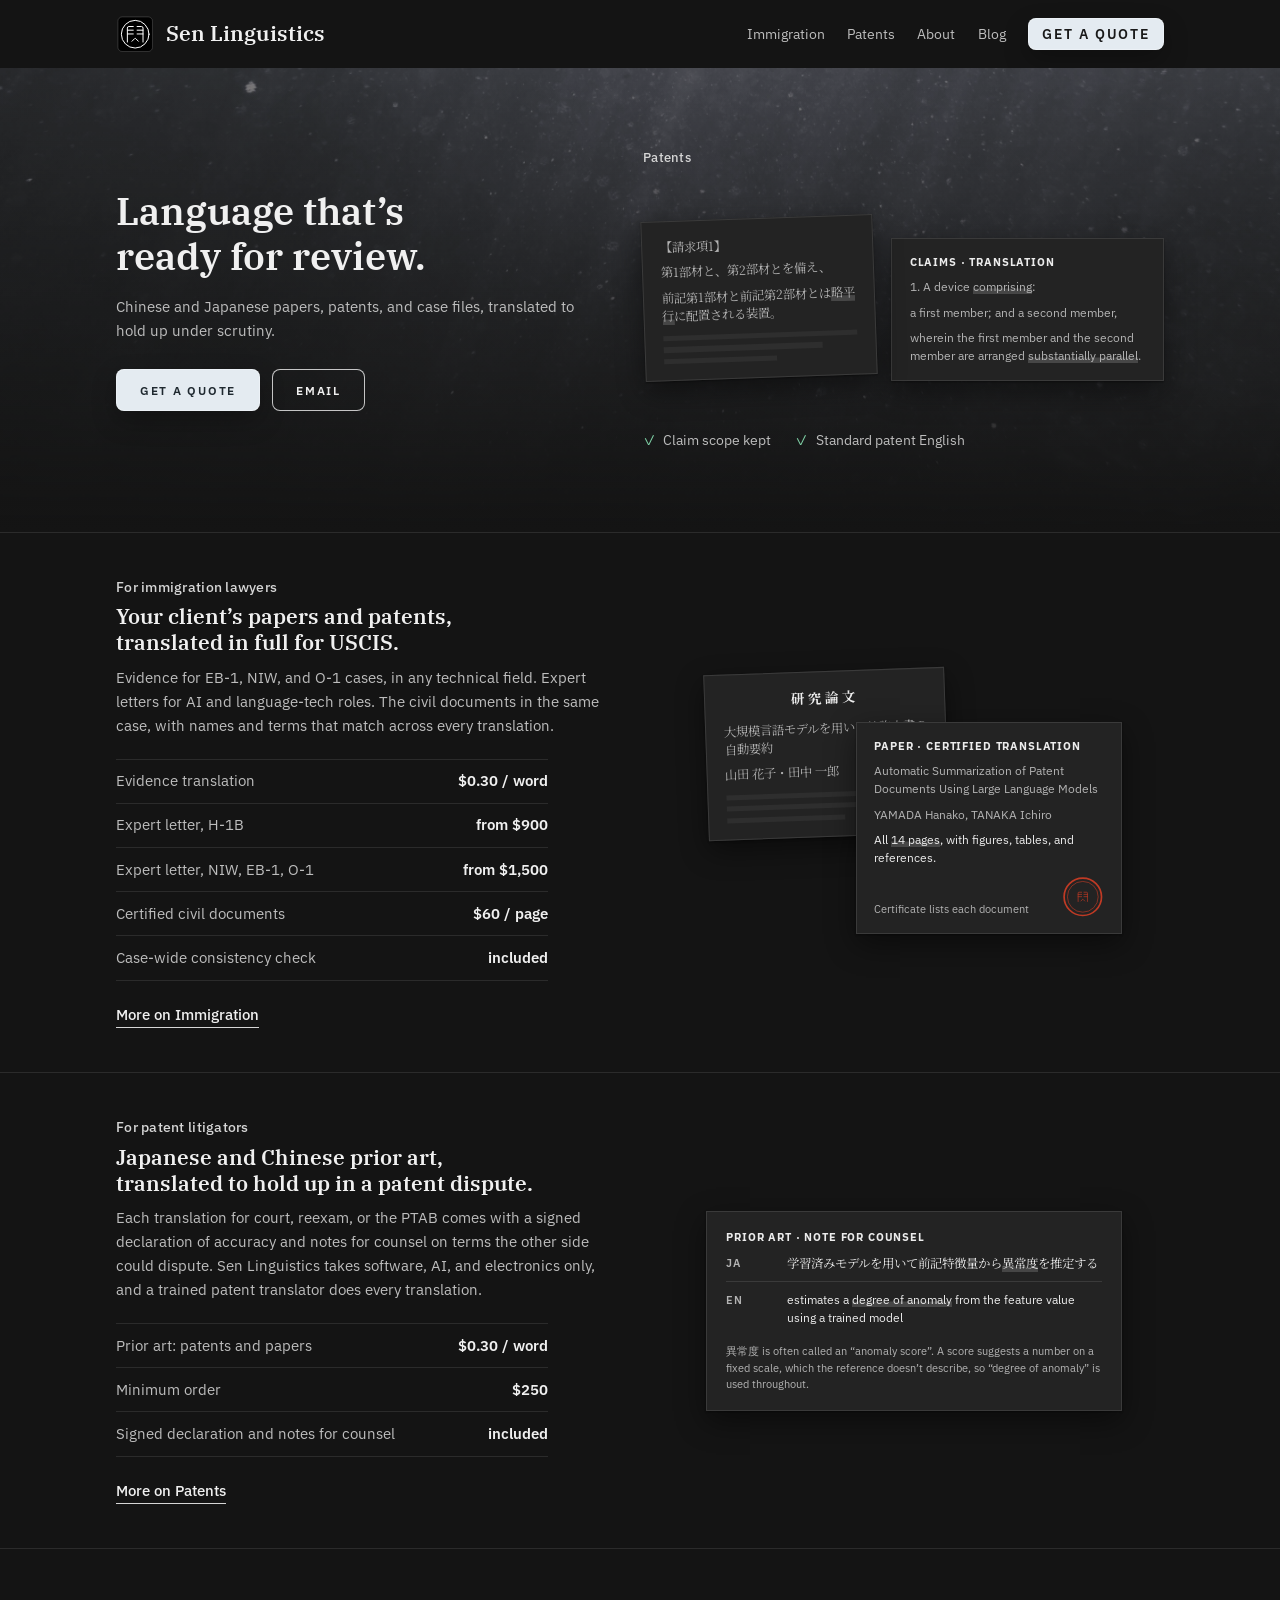
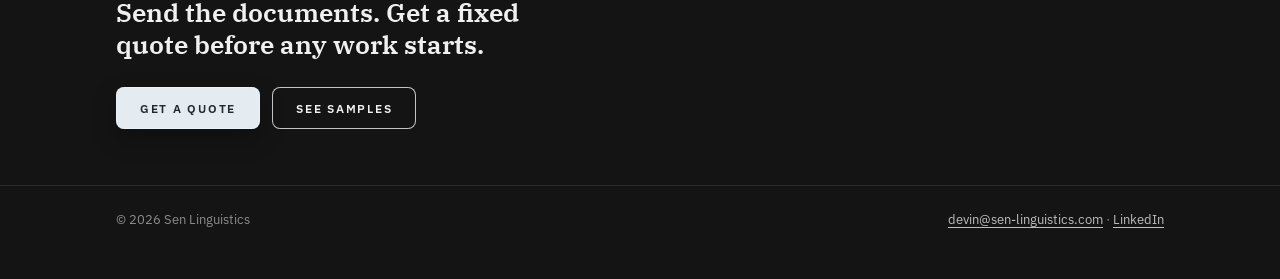
<file: index.html>
<!doctype html>
<html lang="en">
<head>
<meta charset="utf-8">
<meta name="viewport" content="width=device-width, initial-scale=1, viewport-fit=cover">
<title>Sen Linguistics · Chinese and Japanese translation for US cases</title>
<meta name="description" content="Sen Linguistics makes Chinese and Japanese documents hold up in US cases. Evidence translation and AI expert letters for immigration cases. Prior art translation for patent disputes.">
<meta property="og:title" content="Sen Linguistics">
<meta property="og:description" content="Language that's ready for review. Chinese and Japanese papers, patents, and case files, translated to hold up under scrutiny.">
<meta property="og:type" content="website">
<meta property="og:url" content="https://sen-linguistics.com/">
<meta name="theme-color" content="#15181b">
<link rel="icon" type="image/png" href="images/favicon1.png">
<link rel="preconnect" href="https://fonts.googleapis.com">
<link rel="preconnect" href="https://fonts.gstatic.com" crossorigin>
<link href="https://fonts.googleapis.com/css2?family=IBM+Plex+Sans:wght@400;500;600;700&family=IBM+Plex+Serif:wght@500;600&display=swap" rel="stylesheet">
<link href="https://fonts.googleapis.com/css2?family=Noto+Serif+JP:wght@500&display=swap" rel="stylesheet">
<link href="https://fonts.googleapis.com/css2?family=Noto+Serif+SC:wght@500&text=0123456789%E3%80%80%E3%80%82%E4%B8%80%E4%B8%89%E4%B9%9D%E4%B9%A6%E4%BA%8E%E4%BA%AC%E4%BA%B2%E4%BC%9F%E5%85%AC%E5%85%B9%E5%87%BA%E5%8C%97%E5%9B%9B%E5%9B%BD%E5%A4%84%E5%B8%82%E5%B9%B4%E5%BB%BA%E5%BC%A0%E6%97%A5%E6%98%8E%E6%9C%88%E6%9D%8E%E6%AF%8D%E7%88%B6%E7%94%9F%E7%A7%80%E8%8B%B1%E8%AF%81%EF%BC%9A&display=swap" rel="stylesheet">
<link rel="stylesheet" href="assets/site.css?v=20261106l">
</head>
<body>
<a class="skip" href="#main">Skip to content</a>

<svg width="0" height="0" style="position:absolute" aria-hidden="true">
  <symbol id="seal" viewBox="0 0 100 100">
    <circle cx="50" cy="50" r="45" fill="none" stroke="currentColor" stroke-width="4"/>
    <circle cx="50" cy="50" r="37" fill="none" stroke="currentColor" stroke-width="1.5"/>
    <g fill="none" stroke="currentColor" stroke-width="3" stroke-linecap="round" transform="translate(50 50) scale(.55) translate(-50 -50)">
      <path d="M29.6 70.5V34q0-4 4-4H45M29.6 39.6H45M29.6 49.4H45"/>
      <path d="M70.4 70.5V34q0-4-4-4H55M70.4 39.6H55M70.4 49.4H55"/>
      <path d="M41.7 68.4l7-7q1.3-1.3 2.6 0l7 7"/>
    </g>
  </symbol>
</svg>

<header class="masthead">
  <div class="wrap">
    <a class="brand" href="index.html" aria-label="Sen Linguistics home">
      <svg viewBox="0 0 100 100" aria-hidden="true">
        <rect class="logo-bg" x="5" y="5" width="90" height="90" rx="11"/>
        <g class="logo-ln" fill="none" stroke-width="2.6" stroke-linecap="round" stroke-linejoin="round">
          <circle cx="50" cy="50" r="36"/>
          <path d="M29.6 70.5V34q0-4 4-4H45M29.6 39.6H45M29.6 49.4H45"/>
          <path d="M70.4 70.5V34q0-4-4-4H55M70.4 39.6H55M70.4 49.4H55"/>
          <path d="M41.7 68.4l7-7q1.3-1.3 2.6 0l7 7"/>
        </g>
      </svg>
      Sen Linguistics
    </a>
    <nav class="nav" aria-label="Main">
      <a href="immigration.html">Immigration</a>
      <a href="patents.html">Patents</a>
      <a href="about.html">About</a>
      <a href="blog/">Blog</a>
      <a class="btn primary" href="quote.html">Get a quote</a>
    </nav>
  </div>
</header>

<main id="main">

<section class="hero">
  <div class="wrap">
    <div>
      <h1>Language that&rsquo;s ready for review.</h1>
      <p class="lede">Chinese and Japanese papers, patents, and case files, translated to hold up under scrutiny.</p>
      <div class="ctas">
        <a class="btn primary" href="quote.html">Get a quote</a>
        <a class="btn ghost" href="mailto:devin@sen-linguistics.com">Email</a>
      </div>
    </div>

    <figure class="file" aria-label="Examples of finished work: immigration and patents">
      <div class="slides">
        <div class="slide is-on" aria-hidden="false">
          <p class="kind">Immigration</p>
          <div class="docs">
            <div class="doc g1 zh" lang="zh-Hans">
              <p class="t">公证书</p>
              <p class="s">兹证明张伟于一九九三年四月一日出生于北京市。</p>
              <p class="s">父亲：张建国　母亲：李秀英</p>
              <div class="lines"><i></i><i></i></div>
              <div class="end"><span class="hanko">公证<br>处</span></div>
            </div>
            <div class="doc g2">
              <p class="t">Notarial certificate (birth) · certified translation</p>
              <p class="s">This is to certify that <mark>ZHANG Wei</mark> was born in Beijing on <mark>April 1, 1993</mark>.</p>
              <p class="s">Father: ZHANG Jianguo. Mother: LI Xiuying.</p>
              <p class="s">[Seal: Notary public office]</p>
              <div class="end"><svg class="seal" aria-hidden="true"><use href="#seal"/></svg></div>
            </div>
          </div>
          <p class="result"><span>Names match the passport</span><span>Certified to USCIS rules</span></p>
        </div>
        <div class="slide" aria-hidden="true">
          <p class="kind">Patents</p>
          <div class="docs">
            <div class="doc g1" lang="ja">
              <p class="s">【請求項1】</p>
              <p class="s">第1部材と、第2部材とを備え、</p>
              <p class="s">前記第1部材と前記第2部材とは<mark>略平行</mark>に配置される装置。</p>
              <div class="lines"><i></i><i></i><i></i></div>
            </div>
            <div class="doc g2">
              <p class="t">Claims · translation</p>
              <p class="s">1. A device <mark>comprising</mark>:</p>
              <p class="s">a first member; and a second member,</p>
              <p class="s">wherein the first member and the second member are arranged <mark>substantially parallel</mark>.</p>
            </div>
          </div>
          <p class="result"><span>Claim scope kept</span><span>Standard patent English</span></p>
        </div>
      </div>
    </figure>
  </div>
</section>

<div class="doors">
  <section class="door" id="immigration">
    <div class="wrap">
      <div>
        <p class="who">For immigration lawyers</p>
        <h2>Your client&rsquo;s papers and patents, translated in full for USCIS.</h2>
        <p class="sub">Evidence for EB-1, NIW, and O-1 cases, in any technical field. Expert letters for AI and language-tech roles. The civil documents in the same case, with names and terms that match across every translation.</p>
        <ul class="menu">
          <li><span>Evidence translation</span><b>$0.30 / word</b></li>
          <li><span>Expert letter, H-1B</span><b>from $900</b></li>
          <li><span>Expert letter, NIW, EB-1, O-1</span><b>from $1,500</b></li>
          <li><span>Certified civil documents</span><b>$60 / page</b></li>
          <li><span>Case-wide consistency check</span><b>included</b></li>
        </ul>
        <a class="more" href="immigration.html">More on Immigration</a>
      </div>
      <div class="pic">
        <div class="stack">
          <div class="doc d1" lang="ja">
            <p class="t">研究論文</p>
            <p class="s">大規模言語モデルを用いた特許文書の自動要約</p>
            <p class="s">山田 花子・田中 一郎</p>
            <div class="lines"><i></i><i></i><i></i></div>
          </div>
          <div class="doc d2">
            <p class="t">Paper · certified translation</p>
            <p class="s">Automatic Summarization of Patent Documents Using Large Language Models</p>
            <p class="s">YAMADA Hanako, TANAKA Ichiro</p>
            <p>All <mark>14 pages</mark>, with figures, tables, and references.</p>
            <div class="foot"><span>Certificate lists each document</span><svg class="seal" aria-hidden="true"><use href="#seal"/></svg></div>
          </div>
        </div>
      </div>
    </div>
  </section>

  <section class="door" id="patents">
    <div class="wrap">
      <div>
        <p class="who">For patent litigators</p>
        <h2>Japanese and Chinese prior art, translated to hold up in a patent dispute.</h2>
        <p class="sub">Each translation for court, reexam, or the PTAB comes with a signed declaration of accuracy and notes for counsel on terms the other side could dispute. Sen Linguistics takes software, AI, and electronics only, and a trained patent translator does every translation.</p>
        <ul class="menu">
          <li><span>Prior art: patents and papers</span><b>$0.30 / word</b></li>
          <li><span>Minimum order</span><b>$250</b></li>
          <li><span>Signed declaration and notes for counsel</span><b>included</b></li>
        </ul>
        <a class="more" href="patents.html">More on Patents</a>
      </div>
      <div class="pic">
        <div class="doc claim">
          <p class="t">Prior art · note for counsel</p>
          <div class="row"><span class="k">JA</span><span class="ja" lang="ja">学習済みモデルを用いて前記特徴量から<mark>異常度</mark>を推定する</span></div>
          <div class="row"><span class="k">EN</span><span>estimates a <mark>degree of anomaly</mark> from the feature value using a trained model</span></div>
          <p class="note"><span lang="ja">異常度</span> is often called an &ldquo;anomaly score&rdquo;. A score suggests a number on a fixed scale, which the reference doesn&rsquo;t describe, so &ldquo;degree of anomaly&rdquo; is used throughout.</p>
        </div>
      </div>
    </div>
  </section>
</div>

<section class="cta">
  <div class="wrap">
    <h2>Send the documents. Get a fixed quote before any work starts.</h2>
    <div class="ctas">
      <a class="btn primary" href="quote.html">Get a quote</a>
      <a class="btn ghost" href="samples.html">See samples</a>
    </div>
  </div>
</section>

</main>

<footer>
  <div class="wrap">
    <span>© 2026 Sen Linguistics</span>
    <span><a href="mailto:devin@sen-linguistics.com">devin@sen-linguistics.com</a> · <a href="https://www.linkedin.com/in/dt-johnson/" rel="noopener">LinkedIn</a></span>
  </div>
</footer>
<script src="assets/site.js?v=20261105c"></script>
<script src="assets/motion.js?v=20261106a"></script>
</body>
</html>
</file>
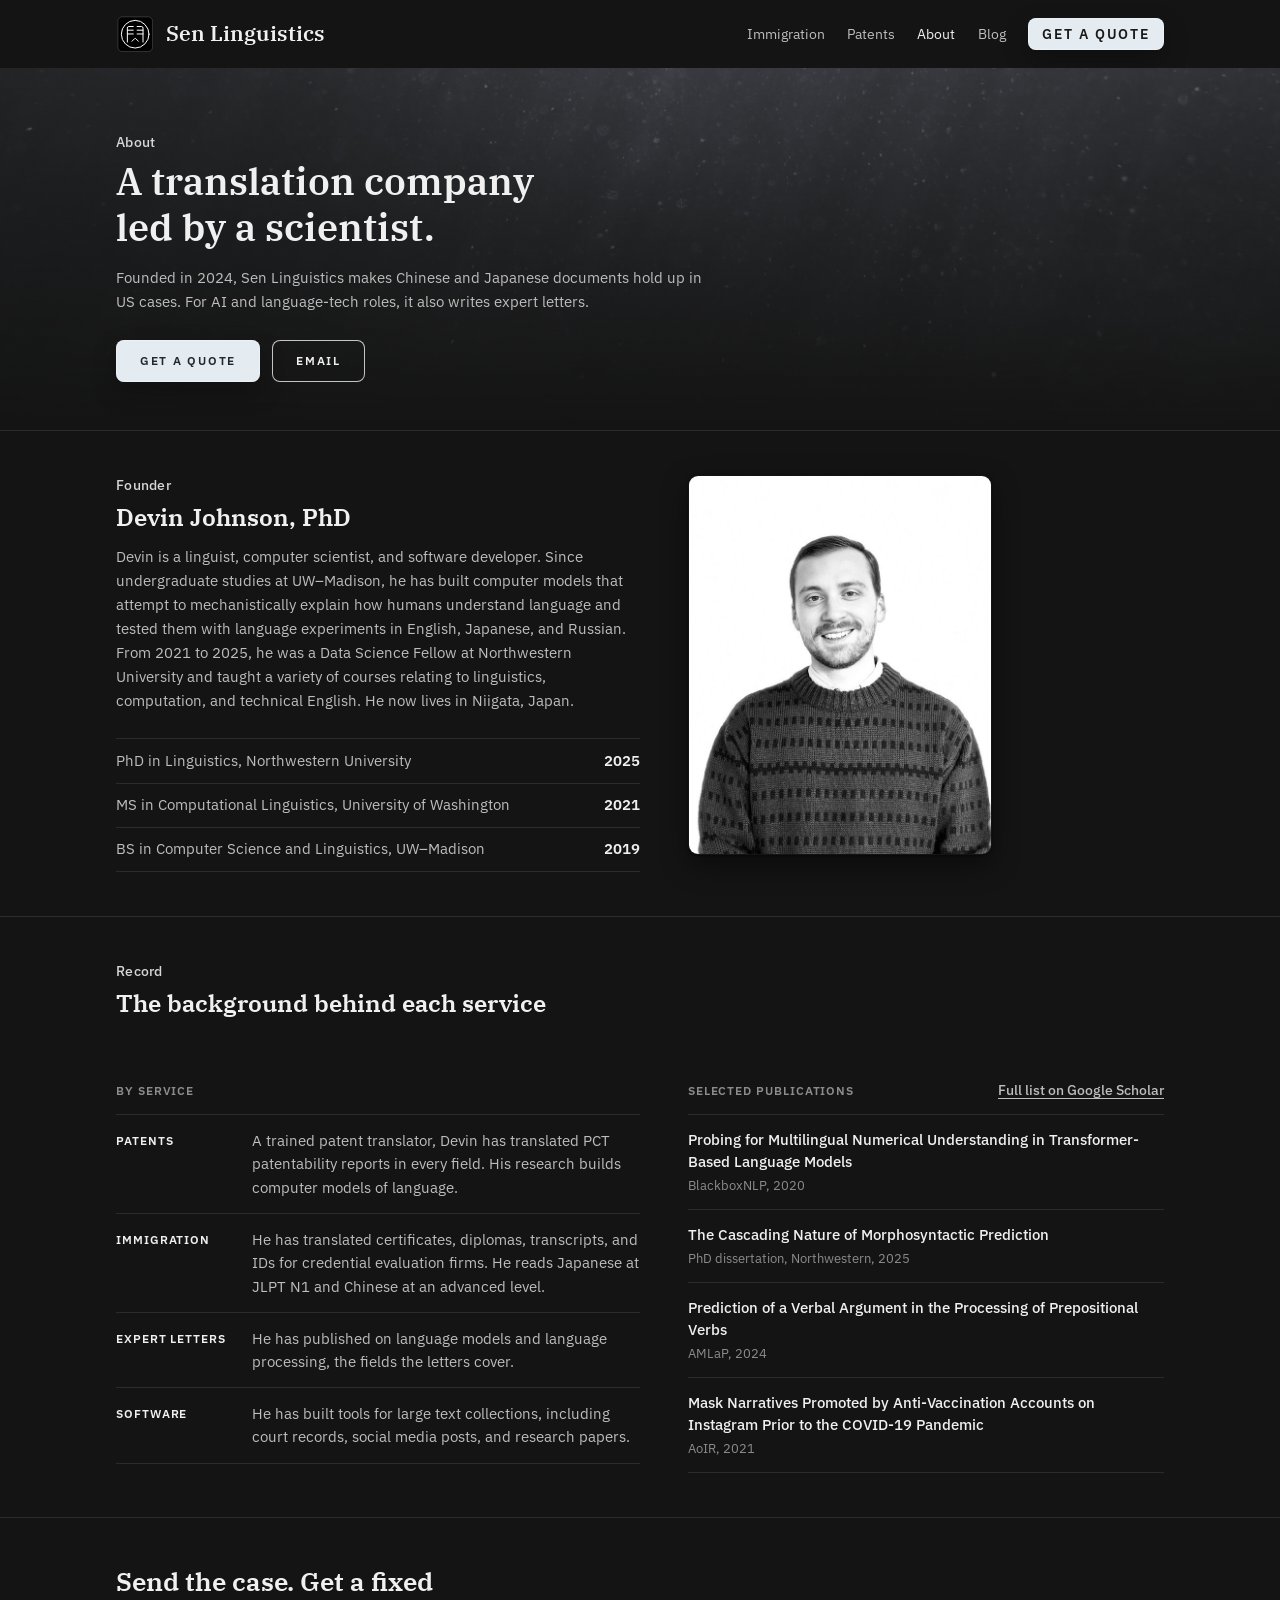
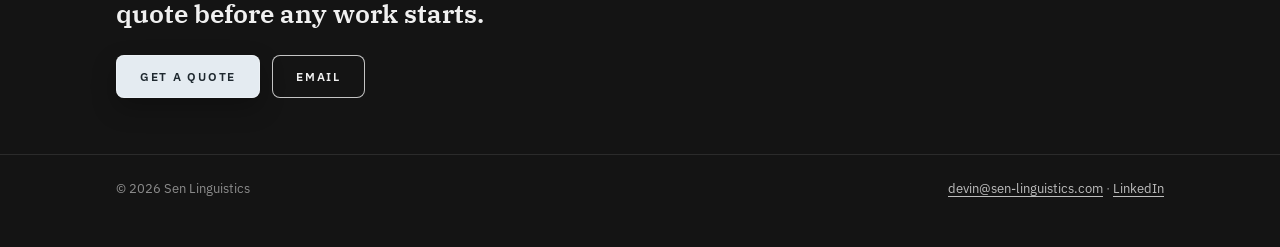
<file: about.html>
<!doctype html>
<html lang="en">
<head>
<meta charset="utf-8">
<meta name="viewport" content="width=device-width, initial-scale=1, viewport-fit=cover">
<title>About · Sen Linguistics</title>
<meta name="description" content="Sen Linguistics translates Chinese and Japanese papers, patents, and records into English, and writes expert letters for AI and language-tech roles. How we work, and the research behind it.">
<meta name="theme-color" content="#15181b">
<link rel="icon" type="image/png" href="images/favicon1.png">
<link rel="preconnect" href="https://fonts.googleapis.com">
<link rel="preconnect" href="https://fonts.gstatic.com" crossorigin>
<link href="https://fonts.googleapis.com/css2?family=IBM+Plex+Sans:wght@400;500;600;700&family=IBM+Plex+Serif:wght@500;600&display=swap" rel="stylesheet">
<link rel="stylesheet" href="assets/site.css?v=20261106l">
</head>
<body>
<a class="skip" href="#main">Skip to content</a>

<header class="masthead">
  <div class="wrap">
    <a class="brand" href="index.html" aria-label="Sen Linguistics home">
      <svg viewBox="0 0 100 100" aria-hidden="true">
        <rect class="logo-bg" x="5" y="5" width="90" height="90" rx="11"/>
        <g class="logo-ln" fill="none" stroke-width="2.6" stroke-linecap="round" stroke-linejoin="round">
          <circle cx="50" cy="50" r="36"/>
          <path d="M29.6 70.5V34q0-4 4-4H45M29.6 39.6H45M29.6 49.4H45"/>
          <path d="M70.4 70.5V34q0-4-4-4H55M70.4 39.6H55M70.4 49.4H55"/>
          <path d="M41.7 68.4l7-7q1.3-1.3 2.6 0l7 7"/>
        </g>
      </svg>
      Sen Linguistics
    </a>
    <nav class="nav" aria-label="Main">
      <a href="immigration.html">Immigration</a>
      <a href="patents.html">Patents</a>
      <a href="about.html" aria-current="page">About</a>
      <a href="blog/">Blog</a>
      <a class="btn primary" href="quote.html">Get a quote</a>
    </nav>
  </div>
</header>

<main id="main">

<section class="phead">
  <div class="wrap">
    <p class="who">About</p>
    <h1>A translation company led by a scientist.</h1>
    <p class="lede">Founded in 2024, Sen Linguistics makes Chinese and Japanese documents hold up in US cases. For AI and language-tech roles, it also writes expert letters.</p>
    <div class="ctas">
      <a class="btn primary" href="quote.html">Get a quote</a>
      <a class="btn ghost" href="mailto:devin@sen-linguistics.com">Email</a>
    </div>
  </div>
</section>

<section class="svc" id="founder">
  <div class="wrap">
    <div>
      <p class="who">Founder</p>
      <h2>Devin Johnson, PhD</h2>
      <p>Devin is a linguist, computer scientist, and software developer. Since undergraduate studies at UW&ndash;Madison, he has built computer models that attempt to mechanistically explain how humans understand language and tested them with language experiments in English, Japanese, and Russian. From 2021 to 2025, he was a Data Science Fellow at Northwestern University and taught a variety of courses relating to linguistics, computation, and technical English. He now lives in Niigata, Japan.</p>
      <ul class="menu creds">
        <li><span>PhD in Linguistics, Northwestern University</span><b>2025</b></li>
        <li><span>MS in Computational Linguistics, University of Washington</span><b>2021</b></li>
        <li><span>BS in Computer Science and Linguistics, UW&ndash;Madison</span><b>2019</b></li>
      </ul>
    </div>
    <div>
      <img class="portrait big" src="images/devin-2026.jpg" alt="Devin Johnson" width="208" height="260">
    </div>
  </div>
</section>

<section class="svc" id="record">
  <div class="wrap">
    <div class="rhead">
      <p class="who">Record</p>
      <h2>The background behind each service</h2>
    </div>
    <div>
      <p class="col-h">By service</p>
      <dl class="basis">
        <dt>Patents</dt><dd>A trained patent translator, Devin has translated PCT patentability reports in every field. His research builds computer models of language.</dd>
        <dt>Immigration</dt><dd>He has translated certificates, diplomas, transcripts, and IDs for credential evaluation firms. He reads Japanese at JLPT N1 and Chinese at an advanced level.</dd>
        <dt>Expert letters</dt><dd>He has published on language models and language processing, the fields the letters cover.</dd>
        <dt>Software</dt><dd>He has built tools for large text collections, including court records, social media posts, and research papers.</dd>
      </dl>
    </div>
    <div>
      <p class="col-h">Selected publications <a href="https://scholar.google.com/citations?user=JTeQM9AAAAAJ" rel="noopener">Full list on Google Scholar</a></p>
      <ul class="pubs">
        <li><cite>Probing for Multilingual Numerical Understanding in Transformer-Based Language Models</cite><span class="src">BlackboxNLP, 2020</span></li>
        <li><cite>The Cascading Nature of Morphosyntactic Prediction</cite><span class="src">PhD dissertation, Northwestern, 2025</span></li>
        <li><cite>Prediction of a Verbal Argument in the Processing of Prepositional Verbs</cite><span class="src">AMLaP, 2024</span></li>
        <li><cite>Mask Narratives Promoted by Anti-Vaccination Accounts on Instagram Prior to the COVID-19 Pandemic</cite><span class="src">AoIR, 2021</span></li>
      </ul>
    </div>
  </div>
</section>

<section class="cta">
  <div class="wrap">
    <h2>Send the case. Get a fixed quote before any work starts.</h2>
    <div class="ctas">
      <a class="btn primary" href="quote.html">Get a quote</a>
      <a class="btn ghost" href="mailto:devin@sen-linguistics.com">Email</a>
    </div>
  </div>
</section>

</main>

<footer>
  <div class="wrap">
    <span>© 2026 Sen Linguistics</span>
    <span><a href="mailto:devin@sen-linguistics.com">devin@sen-linguistics.com</a> · <a href="https://www.linkedin.com/in/dt-johnson/" rel="noopener">LinkedIn</a></span>
  </div>
</footer>
<script src="assets/motion.js?v=20261106a"></script>
</body>
</html>
</file>
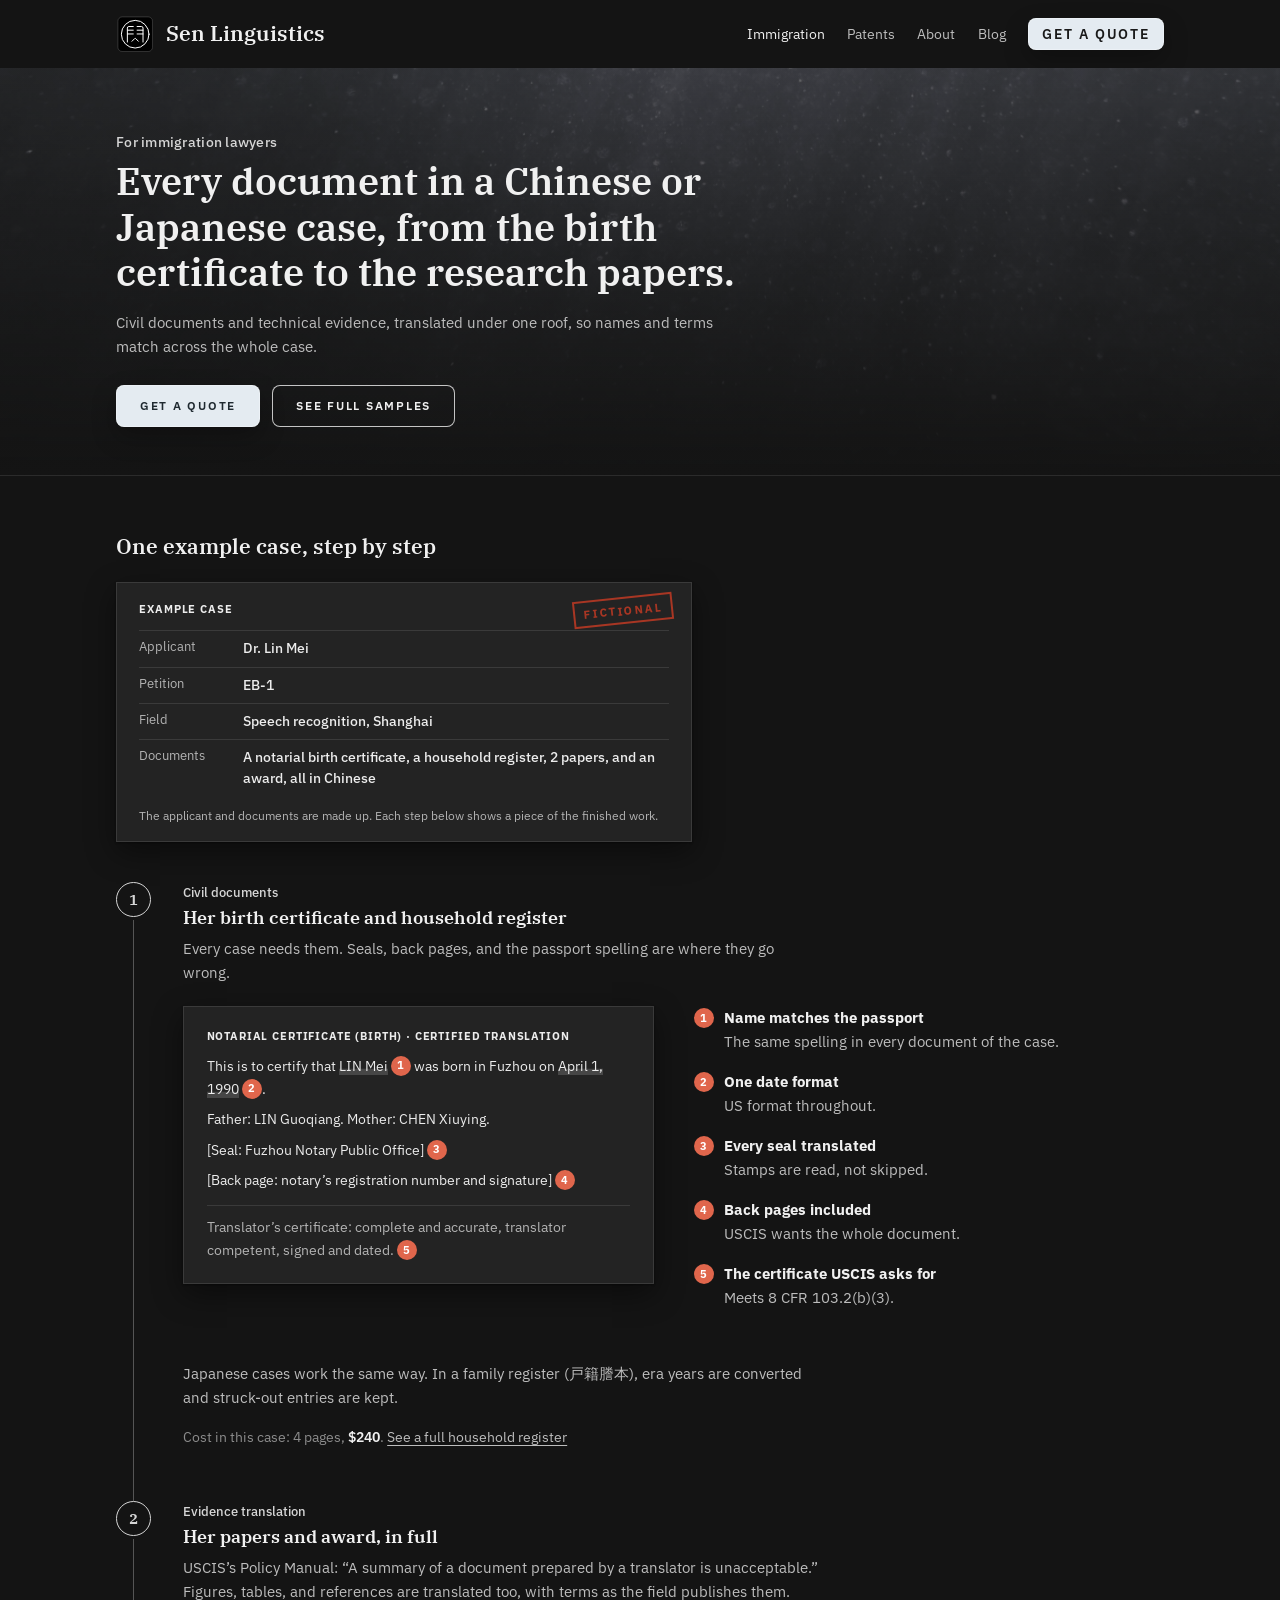
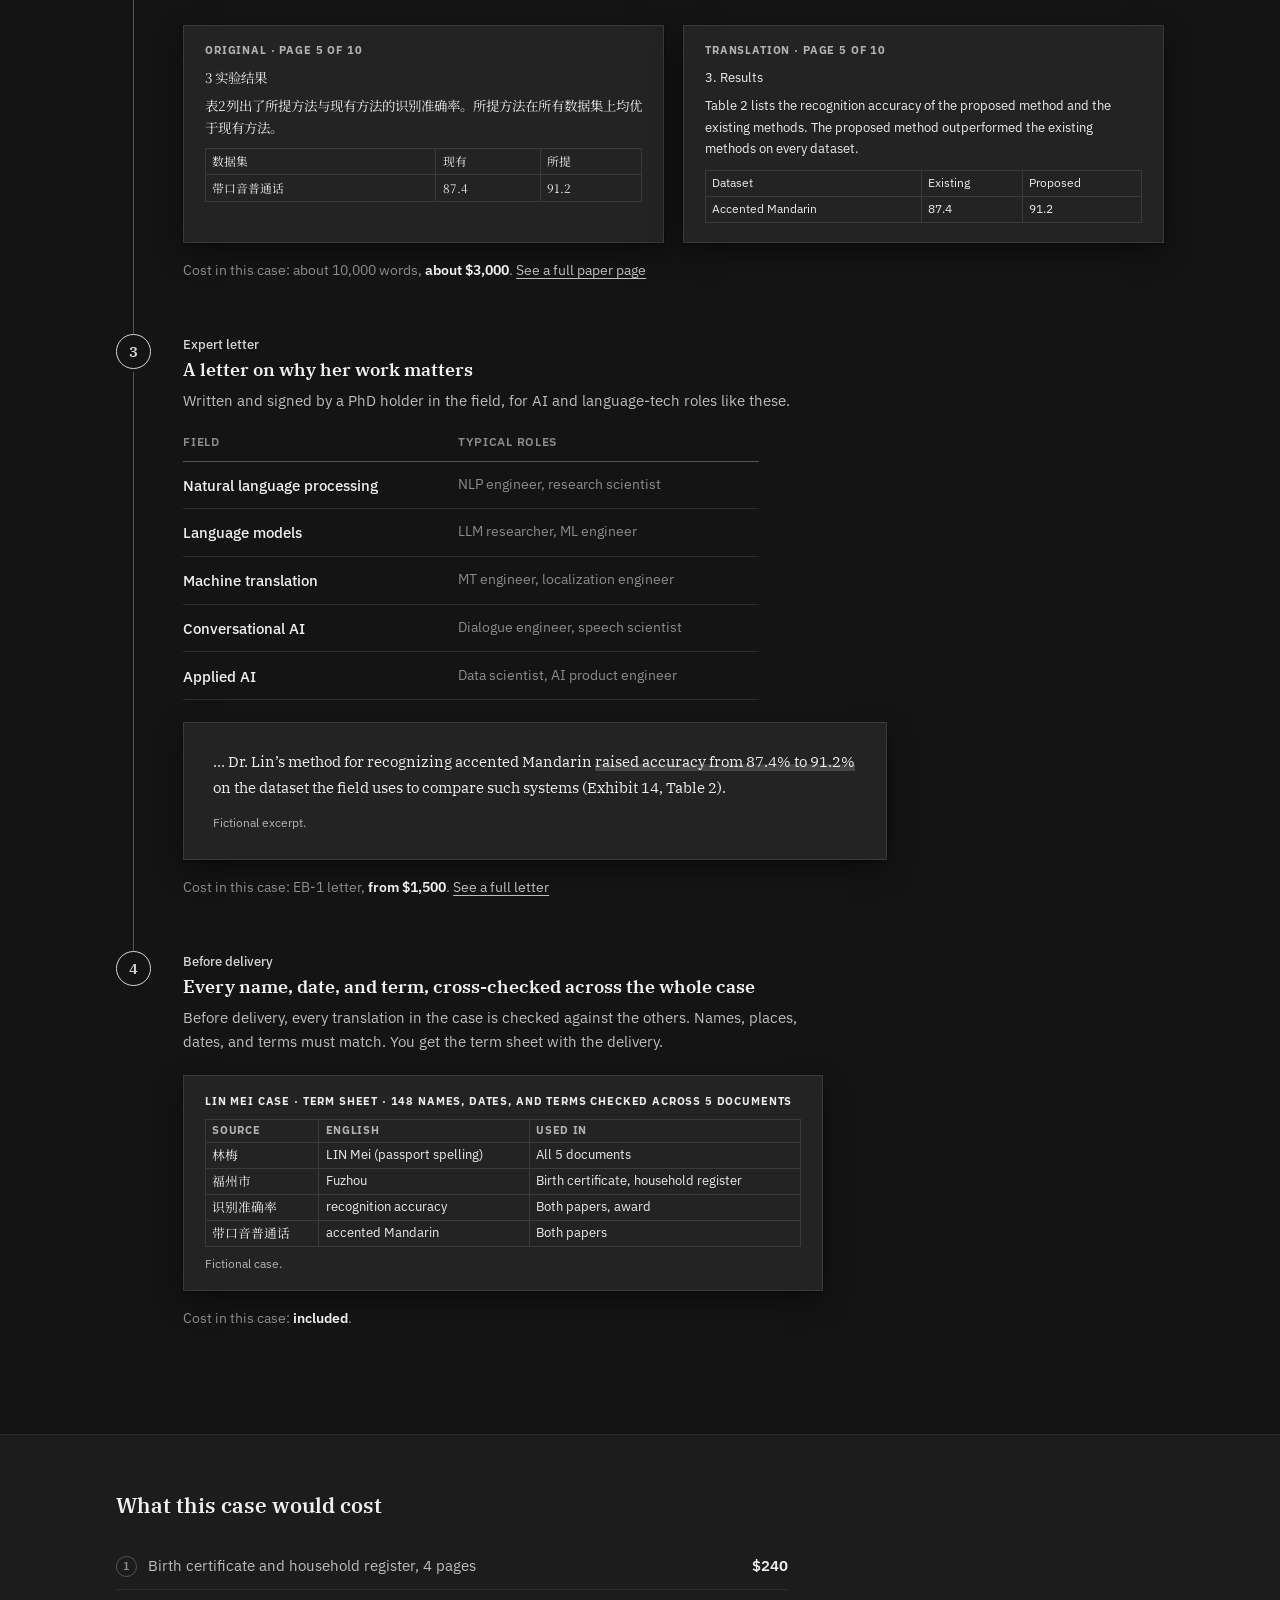
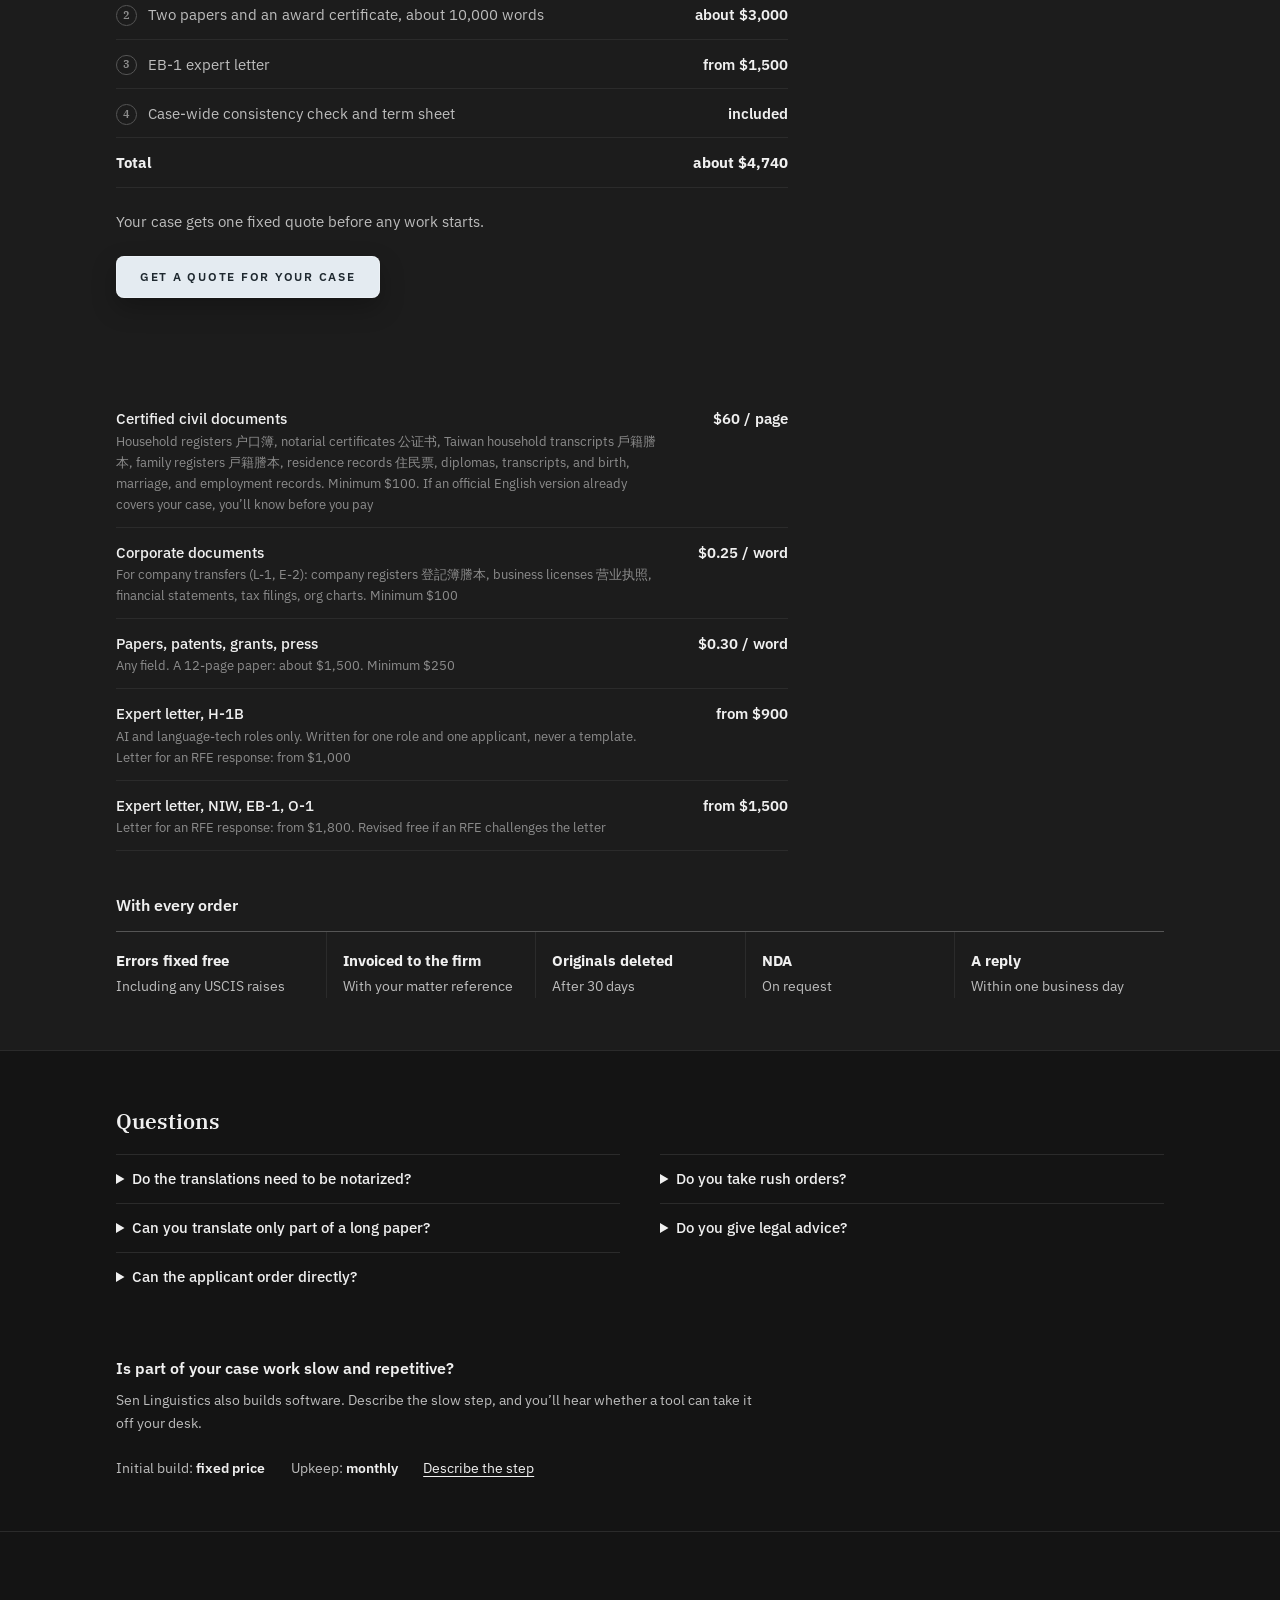
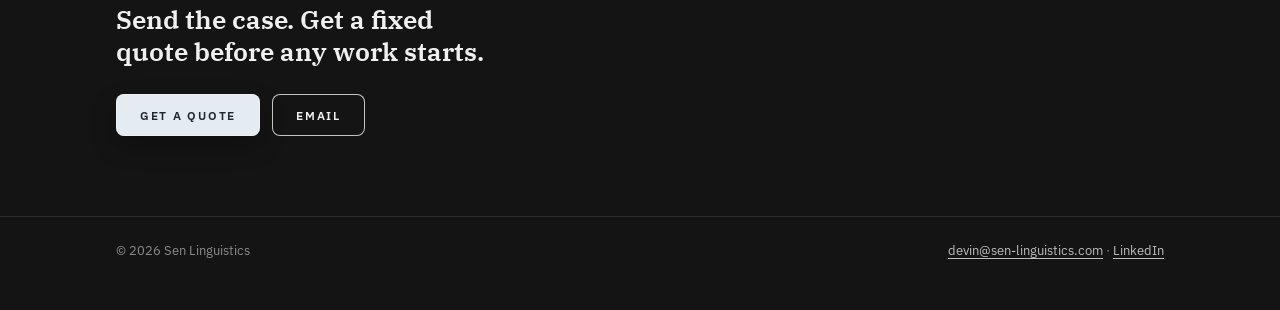
<file: immigration.html>
<!doctype html>
<html lang="en">
<head>
<meta charset="utf-8">
<meta name="viewport" content="width=device-width, initial-scale=1, viewport-fit=cover">
<title>Immigration · Sen Linguistics</title>
<meta name="description" content="Full translations of Japanese and Chinese papers, patents, and press for EB-1, NIW, and O-1 cases. Expert letters for AI and language-tech roles. Certified koseki, hukou, and household register translations for USCIS.">
<meta name="theme-color" content="#15181b">
<link rel="icon" type="image/png" href="images/favicon1.png">
<link rel="preconnect" href="https://fonts.googleapis.com">
<link rel="preconnect" href="https://fonts.gstatic.com" crossorigin>
<link href="https://fonts.googleapis.com/css2?family=IBM+Plex+Sans:wght@400;500;600;700&family=IBM+Plex+Serif:wght@500;600&display=swap" rel="stylesheet">
<link href="https://fonts.googleapis.com/css2?family=Noto+Serif+JP:wght@400;700&family=Noto+Serif+SC:wght@400;700&display=swap" rel="stylesheet">
<link rel="stylesheet" href="assets/site.css?v=20261106l">
<link rel="stylesheet" href="assets/case.css?v=20261106e">
</head>
<body>
<a class="skip" href="#main">Skip to content</a>

<header class="masthead">
  <div class="wrap">
    <a class="brand" href="index.html" aria-label="Sen Linguistics home">
      <svg viewBox="0 0 100 100" aria-hidden="true">
        <rect class="logo-bg" x="5" y="5" width="90" height="90" rx="11"/>
        <g class="logo-ln" fill="none" stroke-width="2.6" stroke-linecap="round" stroke-linejoin="round">
          <circle cx="50" cy="50" r="36"/>
          <path d="M29.6 70.5V34q0-4 4-4H45M29.6 39.6H45M29.6 49.4H45"/>
          <path d="M70.4 70.5V34q0-4-4-4H55M70.4 39.6H55M70.4 49.4H55"/>
          <path d="M41.7 68.4l7-7q1.3-1.3 2.6 0l7 7"/>
        </g>
      </svg>
      Sen Linguistics
    </a>
    <nav class="nav" aria-label="Main">
      <a href="immigration.html" aria-current="page">Immigration</a>
      <a href="patents.html">Patents</a>
      <a href="about.html">About</a>
      <a href="blog/">Blog</a>
      <a class="btn primary" href="quote.html">Get a quote</a>
    </nav>
  </div>
</header>

<main id="main">

<section class="phead"><div class="wrap">
  <p class="who">For immigration lawyers</p>
  <h1>Every document in a Chinese or Japanese case, from the birth certificate to the research papers.</h1>
  <p class="lede">Civil documents and technical evidence, translated under one roof, so names and terms match across the whole case.</p>
  <div class="ctas"><a class="btn primary" href="quote.html">Get a quote</a><a class="btn ghost" href="samples.html">See full samples</a></div>
</div></section>

<section class="blk"><div class="wrap">
  <h2>One example case, step by step</h2>
  <div class="casefile casefile-in">
    <div class="doc cover">
      <p class="t">Example case</p>
      <span class="stamp" aria-label="Fictional">Fictional</span>
      <dl>
        <dt>Applicant</dt><dd>Dr. Lin Mei</dd>
        <dt>Petition</dt><dd>EB-1</dd>
        <dt>Field</dt><dd>Speech recognition, Shanghai</dd>
        <dt>Documents</dt><dd>A notarial birth certificate, a household register, 2 papers, and an award, all in Chinese</dd>
      </dl>
      <p class="s note">The applicant and documents are made up. Each step below shows a piece of the finished work.</p>
    </div>
  </div>

<div class="case">

  <div class="chap" id="s1">
    <div class="no">1</div>
    <div>
      <p class="sv">Civil documents</p>
      <h3>Her birth certificate and household register</h3>
      <p class="txt">Every case needs them. Seals, back pages, and the passport spelling are where they go wrong.</p>
      <div class="stage callout">
        <div class="doc">
          <p class="t">Notarial certificate (birth) · certified translation</p>
          <p style="margin-top:.6rem">This is to certify that <mark>LIN Mei</mark><span class="pin">1</span> was born in Fuzhou on <mark>April 1, 1990</mark><span class="pin">2</span>.</p>
          <p>Father: LIN Guoqiang. Mother: CHEN Xiuying.</p>
          <p>[Seal: Fuzhou Notary Public Office]<span class="pin">3</span></p>
          <p>[Back page: notary&rsquo;s registration number and signature]<span class="pin">4</span></p>
          <p class="s cfoot">Translator&rsquo;s certificate: complete and accurate, translator competent, signed and dated.<span class="pin">5</span></p>
        </div>
        <ol class="keys">
          <li><span class="pin">1</span><span><b>Name matches the passport</b>The same spelling in every document of the case.</span></li>
          <li><span class="pin">2</span><span><b>One date format</b>US format throughout.</span></li>
          <li><span class="pin">3</span><span><b>Every seal translated</b>Stamps are read, not skipped.</span></li>
          <li><span class="pin">4</span><span><b>Back pages included</b>USCIS wants the whole document.</span></li>
          <li><span class="pin">5</span><span><b>The certificate USCIS asks for</b>Meets 8 CFR 103.2(b)(3).</span></li>
        </ol>
      </div>
      <p class="txt">Japanese cases work the same way. In a family register <span lang="ja">(戸籍謄本)</span>, era years are converted and struck-out entries are kept.</p>
      <p class="cost">Cost in this case: 4 pages, <b>$240</b>. <a href="samples.html#hukou">See a full household register</a></p>
    </div>
  </div>

  <div class="chap" id="s2">
    <div class="no">2</div>
    <div>
      <p class="sv">Evidence translation</p>
      <h3>Her papers and award, in full</h3>
      <p class="txt">USCIS&rsquo;s Policy Manual: &ldquo;A summary of a document prepared by a translator is unacceptable.&rdquo; Figures, tables, and references are translated too, with terms as the field publishes them.</p>
      <div class="stage pagepair">
        <div class="doc" lang="zh-Hans">
          <p class="lab">Original · page 5 of 10</p>
          <p>3 实验结果</p>
          <p>表2列出了所提方法与现有方法的识别准确率。所提方法在所有数据集上均优于现有方法。</p>
          <table class="tbl"><tr><td>数据集</td><td>现有</td><td>所提</td></tr><tr><td>带口音普通话</td><td>87.4</td><td>91.2</td></tr></table>
        </div>
        <div class="doc">
          <p class="lab">Translation · page 5 of 10</p>
          <p>3. Results</p>
          <p>Table 2 lists the recognition accuracy of the proposed method and the existing methods. The proposed method outperformed the existing methods on every dataset.</p>
          <table class="tbl"><tr><td>Dataset</td><td>Existing</td><td>Proposed</td></tr><tr><td>Accented Mandarin</td><td>87.4</td><td>91.2</td></tr></table>
        </div>
      </div>
      <p class="cost">Cost in this case: about 10,000 words, <b>about $3,000</b>. <a href="samples.html#paper">See a full paper page</a></p>
    </div>
  </div>

  <div class="chap" id="s3">
    <div class="no">3</div>
    <div>
      <p class="sv">Expert letter</p>
      <h3>A letter on why her work matters</h3>
      <p class="txt">Written and signed by a PhD holder in the field, for AI and language-tech roles like these.</p>
      <table class="roles in-step">
        <thead><tr><th>Field</th><th>Typical roles</th></tr></thead>
        <tbody>
          <tr><td>Natural language processing</td><td>NLP engineer, research scientist</td></tr>
          <tr><td>Language models</td><td>LLM researcher, ML engineer</td></tr>
          <tr><td>Machine translation</td><td>MT engineer, localization engineer</td></tr>
          <tr><td>Conversational AI</td><td>Dialogue engineer, speech scientist</td></tr>
          <tr><td>Applied AI</td><td>Data scientist, AI product engineer</td></tr>
        </tbody>
      </table>
      <div class="stage doc letter">
        <p>&hellip; Dr. Lin&rsquo;s method for recognizing accented Mandarin <span class="hl">raised accuracy from 87.4% to 91.2%</span> on the dataset the field uses to compare such systems (Exhibit 14, Table 2).</p>
        <p class="s">Fictional excerpt.</p>
      </div>
      <p class="cost">Cost in this case: EB-1 letter, <b>from $1,500</b>. <a href="samples.html#letter">See a full letter</a></p>
    </div>
  </div>

  <div class="chap" id="s4">
    <div class="no">4</div>
    <div>
      <p class="sv">Before delivery</p>
      <h3>Every name, date, and term, cross-checked across the whole case</h3>
      <p class="txt">Before delivery, every translation in the case is checked against the others. Names, places, dates, and terms must match. You get the term sheet with the delivery.</p>
      <div class="stage">
        <div class="doc termsheet">
          <p class="t"><span>Lin Mei case · term sheet · 148 names, dates, and terms checked across 5 documents</span></p>
          <table class="tbl">
            <tr><td>Source</td><td>English</td><td>Used in</td></tr>
            <tr><td lang="zh-Hans">林梅</td><td>LIN Mei (passport spelling)</td><td>All 5 documents</td></tr>
            <tr><td lang="zh-Hans">福州市</td><td>Fuzhou</td><td>Birth certificate, household register</td></tr>
            <tr><td lang="zh-Hans">识别准确率</td><td>recognition accuracy</td><td>Both papers, award</td></tr>
            <tr><td lang="zh-Hans">带口音普通话</td><td>accented Mandarin</td><td>Both papers</td></tr>
          </table>
          <p class="s">Fictional case.</p>
        </div>
      </div>
      <p class="cost">Cost in this case: <b>included</b>.</p>
    </div>
  </div>

</div>
</div></section>

<section class="blk tint" id="prices"><div class="wrap">
  <h2>What this case would cost</h2>
  <table class="prices bill">
    <tbody>
      <tr><th><span class="bn">1</span>Birth certificate and household register, 4 pages</th><td class="p">$240</td></tr>
      <tr><th><span class="bn">2</span>Two papers and an award certificate, about 10,000 words</th><td class="p">about $3,000</td></tr>
      <tr><th><span class="bn">3</span>EB-1 expert letter</th><td class="p">from $1,500</td></tr>
      <tr><th><span class="bn">4</span>Case-wide consistency check and term sheet</th><td class="p">included</td></tr>
      <tr class="total"><th>Total</th><td class="p">about $4,740</td></tr>
    </tbody>
  </table>
  <p class="line"><span>Your case gets one fixed quote before any work starts.</span></p>
  <div class="ctas after-bill"><a class="btn primary" href="quote.html">Get a quote for your case</a></div>

  <h2 style="margin-top:3rem">All prices</h2>
  <table class="prices compact">
    <tbody>
      <tr><th>Certified civil documents<small>Household registers <span lang="zh-Hans">户口簿</span>, notarial certificates <span lang="zh-Hans">公证书</span>, Taiwan household transcripts <span lang="zh-Hant">戶籍謄本</span>, family registers <span lang="ja">戸籍謄本</span>, residence records <span lang="ja">住民票</span>, diplomas, transcripts, and birth, marriage, and employment records. Minimum $100. If an official English version already covers your case, you&rsquo;ll know before you pay</small></th><td class="p">$60 / page</td></tr>
      <tr><th>Corporate documents<small>For company transfers (L-1, E-2): company registers <span lang="ja">登記簿謄本</span>, business licenses <span lang="zh-Hans">营业执照</span>, financial statements, tax filings, org charts. Minimum $100</small></th><td class="p">$0.25 / word</td></tr>
      <tr><th>Papers, patents, grants, press<small>Any field. A 12-page paper: about $1,500. Minimum $250</small></th><td class="p">$0.30 / word</td></tr>
      <tr><th>Expert letter, H-1B<small>AI and language-tech roles only. Written for one role and one applicant, never a template. Letter for an RFE response: from $1,000</small></th><td class="p">from $900</td></tr>
      <tr><th>Expert letter, NIW, EB-1, O-1<small>Letter for an RFE response: from $1,800. Revised free if an RFE challenges the letter</small></th><td class="p">from $1,500</td></tr>
    </tbody>
  </table>

  <h3 class="promise-t">With every order</h3>
  <div class="promise">
    <div><b>Errors fixed free</b>Including any USCIS raises</div>
    <div><b>Invoiced to the firm</b>With your matter reference</div>
    <div><b>Originals deleted</b>After 30 days</div>
    <div><b>NDA</b>On request</div>
    <div><b>A reply</b>Within one business day</div>
  </div>
</div></section>


<section class="blk"><div class="wrap">
  <h2>Questions</h2>
  <div class="faq faq2">
    <div>
      <details><summary>Do the translations need to be notarized?</summary><p>No. USCIS asks for a translator&rsquo;s certificate, and every order includes one.</p></details>
      <details><summary>Can you translate only part of a long paper?</summary><p>No. USCIS rejects summaries. If an English version already exists, such as a US family patent, you&rsquo;ll hear about it before any work starts.</p></details>
      <details><summary>Can the applicant order directly?</summary><p>Yes. The translation can go straight to their lawyer.</p></details>
    </div>
    <div>
      <details><summary>Do you take rush orders?</summary><p>Delivery within 2 business days adds 50%. There are no 24-hour orders.</p></details>
      <details><summary>Do you give legal advice?</summary><p>No. Decisions about the case stay with the attorney.</p></details>
    </div>
  </div>
</div></section>

<section class="blk side"><div class="wrap">
  <h2>Is part of your case work slow and repetitive?</h2>
  <p class="intro">Sen Linguistics also builds software. Describe the slow step, and you&rsquo;ll hear whether a tool can take it off your desk.</p>
  <p class="line"><span>Initial build: <b>fixed price</b></span><span>Upkeep: <b>monthly</b></span><a href="mailto:devin@sen-linguistics.com?subject=A%20slow%20step%20in%20our%20work">Describe the step</a></p>
</div></section>

<section class="cta"><div class="wrap">
  <h2>Send the case. Get a fixed quote before any work starts.</h2>
  <div class="ctas"><a class="btn primary" href="quote.html">Get a quote</a><a class="btn ghost" href="mailto:devin@sen-linguistics.com">Email</a></div>
</div></section>

</main>

<footer>
  <div class="wrap">
    <span>© 2026 Sen Linguistics</span>
    <span><a href="mailto:devin@sen-linguistics.com">devin@sen-linguistics.com</a> · <a href="https://www.linkedin.com/in/dt-johnson/" rel="noopener">LinkedIn</a></span>
  </div>
</footer>
<script src="assets/motion.js?v=20261106a"></script>
</body>
</html>
</file>
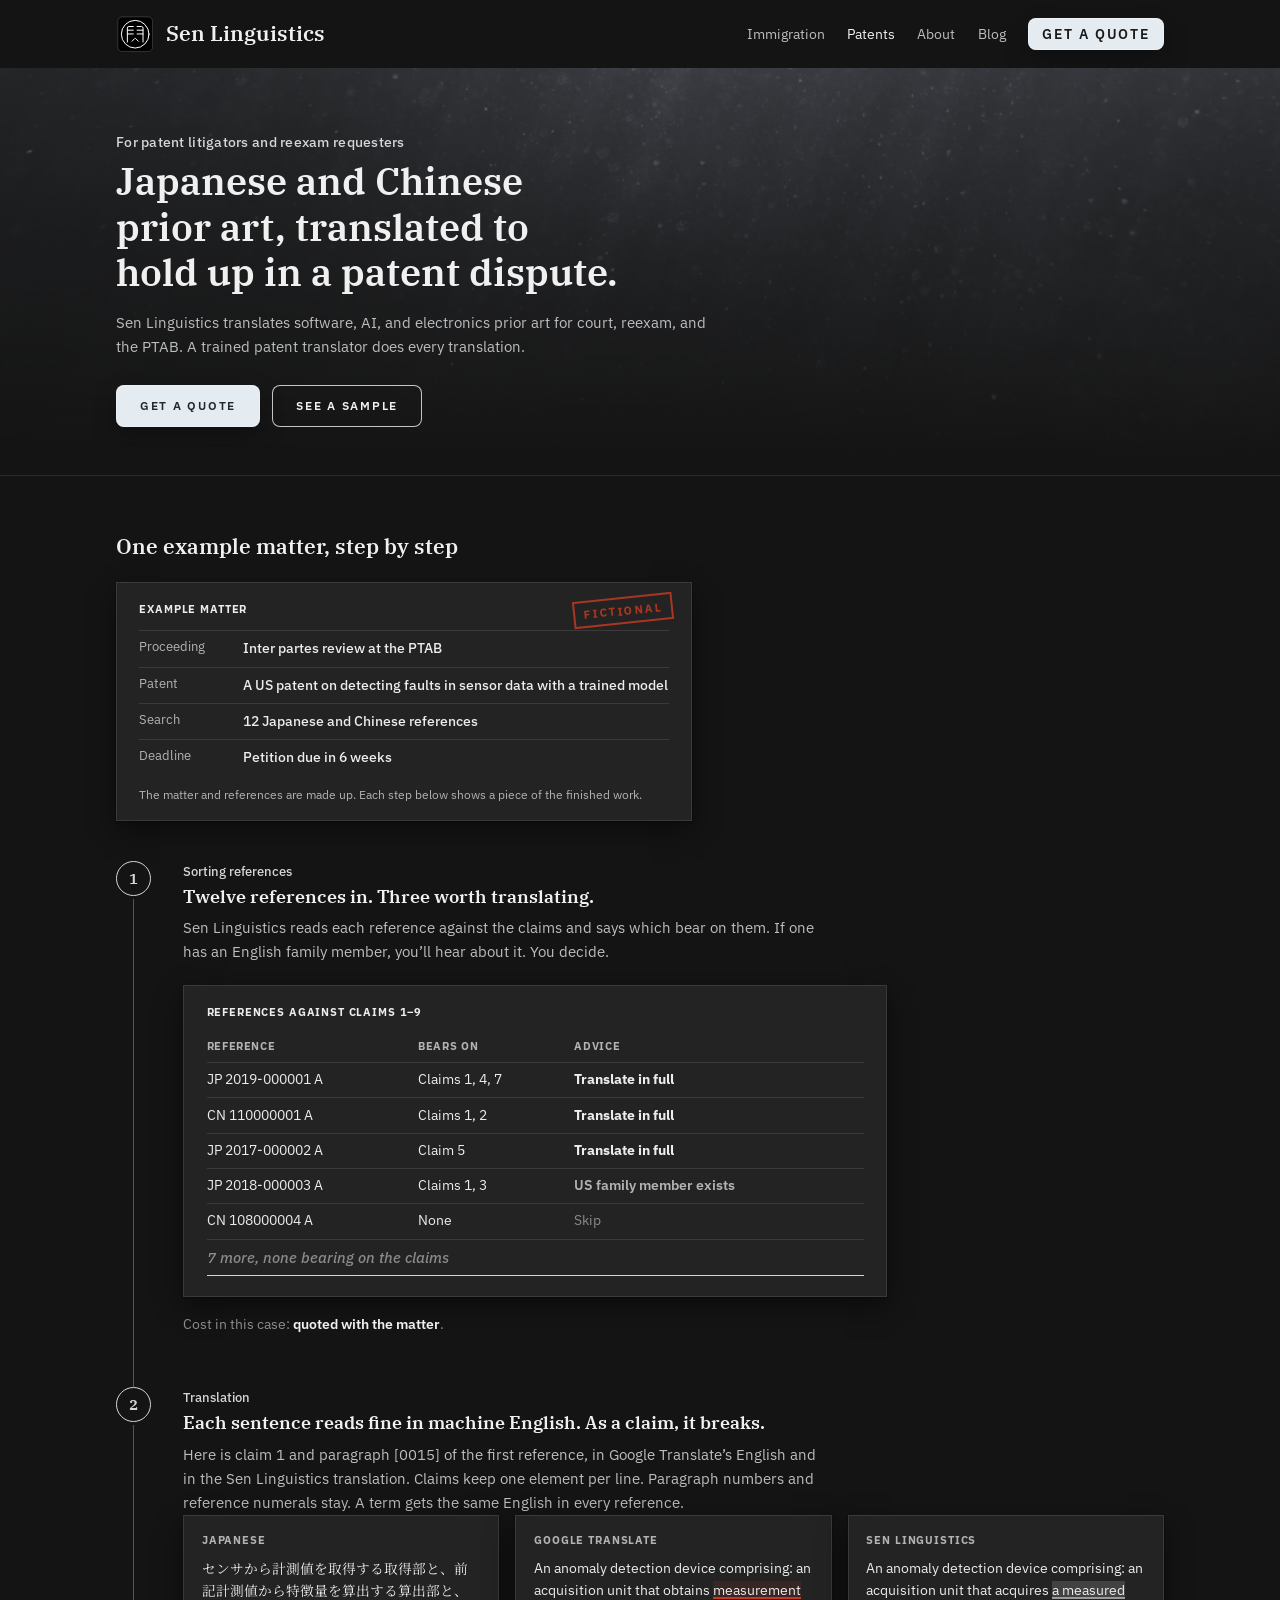
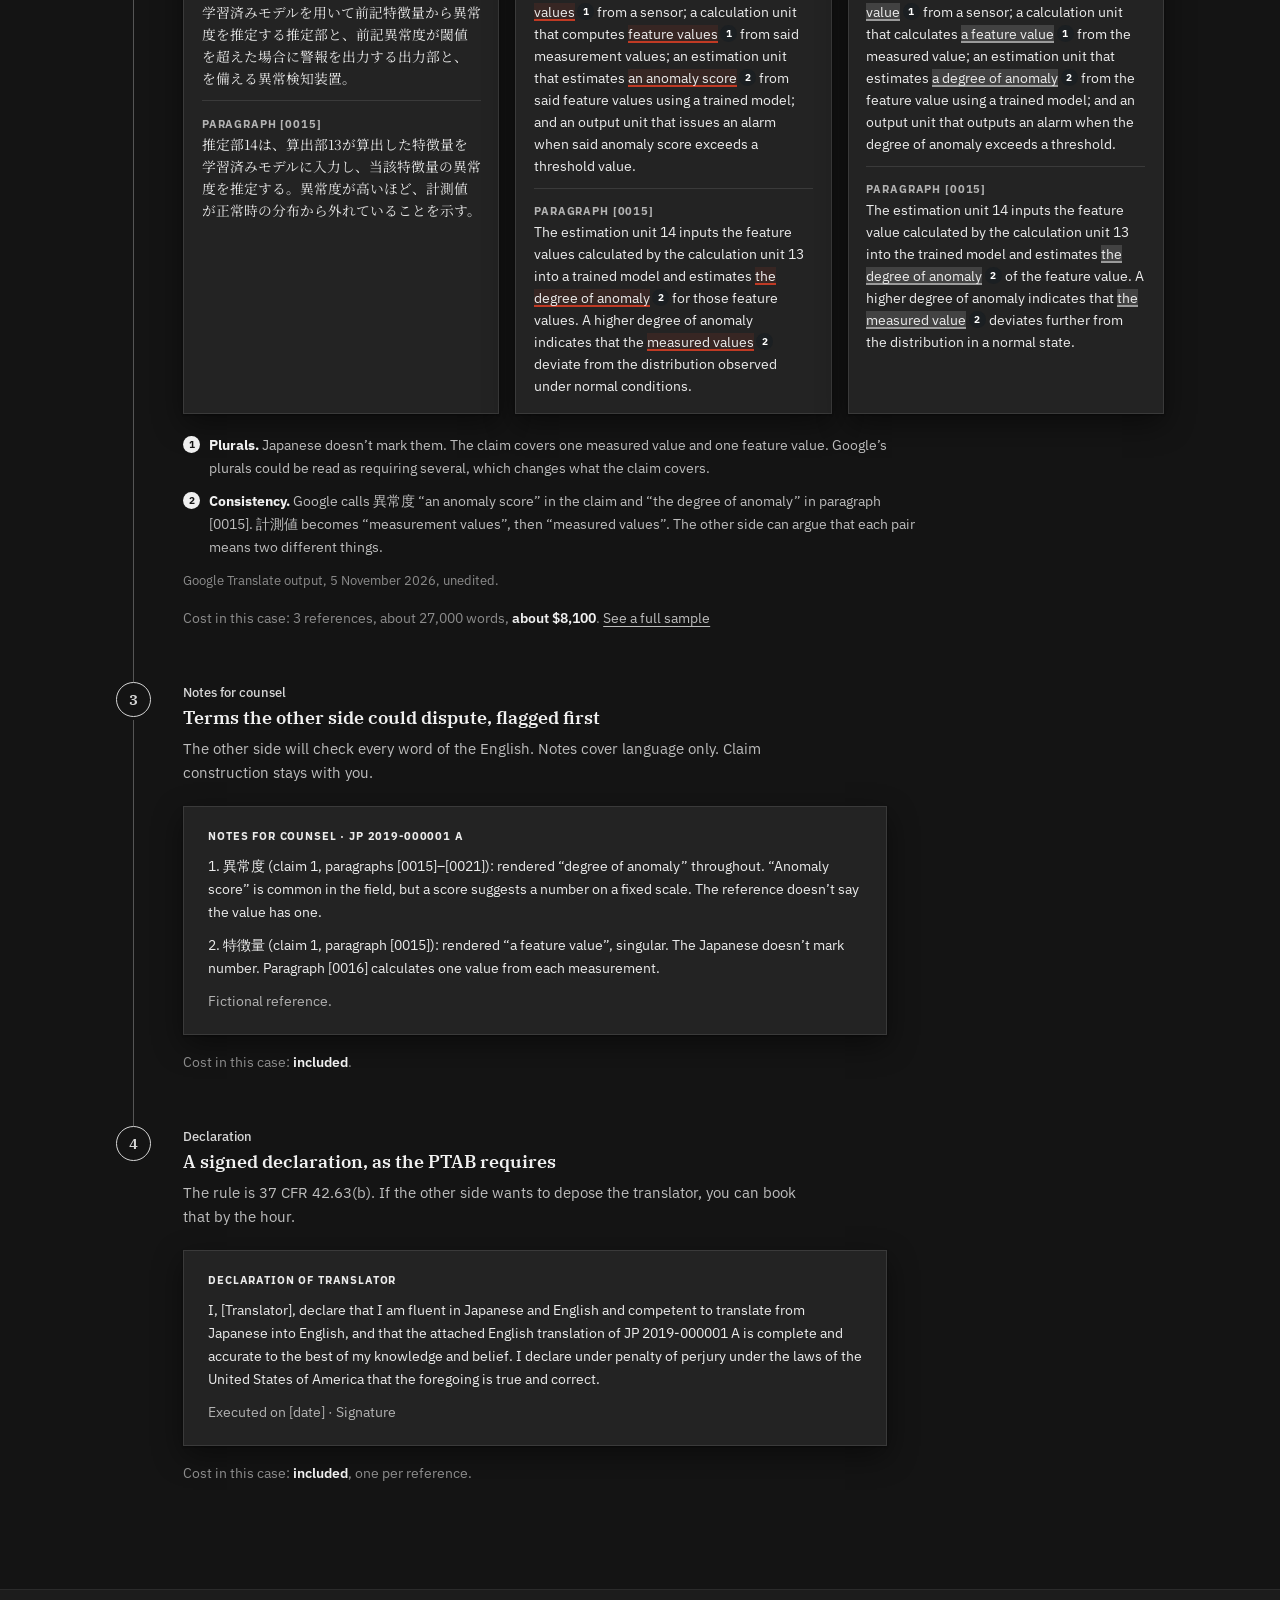
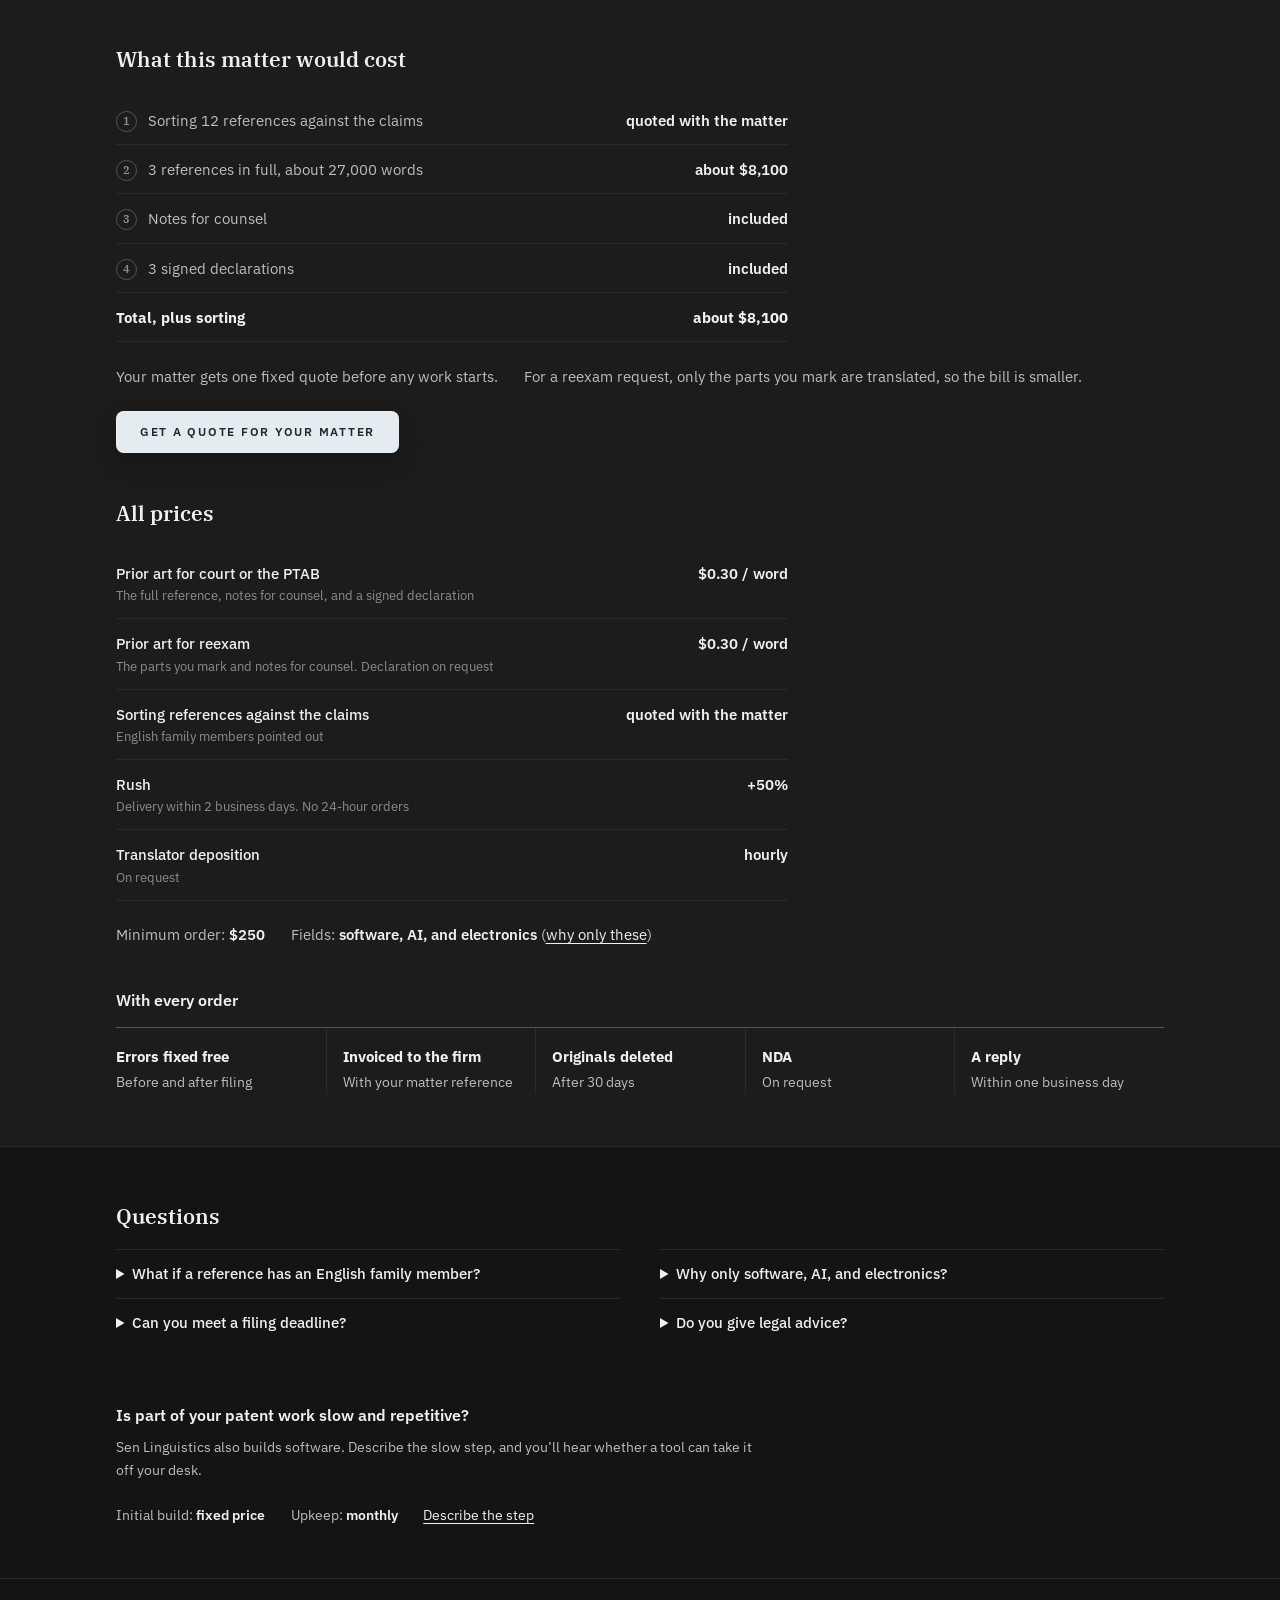
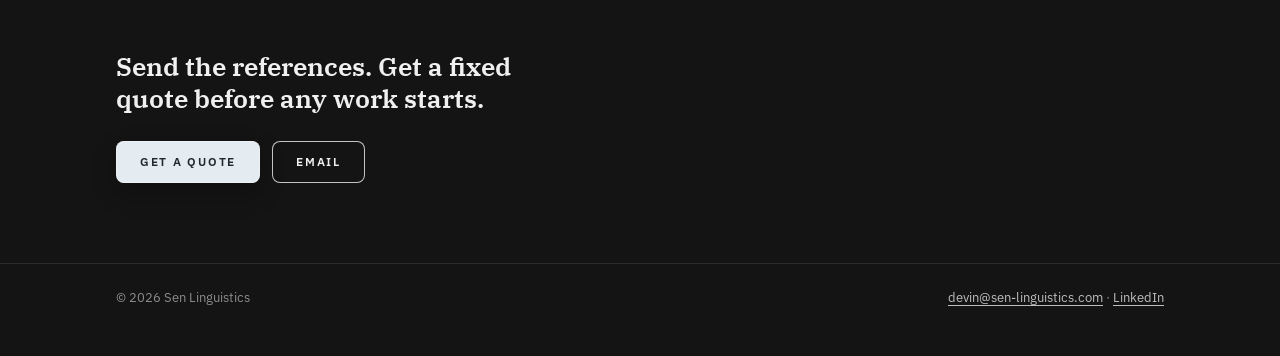
<file: patents.html>
<!doctype html>
<html lang="en">
<head>
<meta charset="utf-8">
<meta name="viewport" content="width=device-width, initial-scale=1, viewport-fit=cover">
<title>Patents · Sen Linguistics</title>
<meta name="description" content="Japanese and Chinese prior art translated for patent disputes: court, ex parte reexamination, and the PTAB. Signed declaration of accuracy and notes for counsel included. Software, AI, and electronics.">
<meta name="theme-color" content="#15181b">
<link rel="icon" type="image/png" href="images/favicon1.png">
<link rel="preconnect" href="https://fonts.googleapis.com">
<link rel="preconnect" href="https://fonts.gstatic.com" crossorigin>
<link href="https://fonts.googleapis.com/css2?family=IBM+Plex+Sans:wght@400;500;600;700&family=IBM+Plex+Serif:wght@500;600&display=swap" rel="stylesheet">
<link href="https://fonts.googleapis.com/css2?family=Noto+Serif+JP:wght@400;700&display=swap" rel="stylesheet">
<link rel="stylesheet" href="assets/site.css?v=20261106l">
<link rel="stylesheet" href="assets/case.css?v=20261106e">
</head>
<body>
<a class="skip" href="#main">Skip to content</a>

<header class="masthead">
  <div class="wrap">
    <a class="brand" href="index.html" aria-label="Sen Linguistics home">
      <svg viewBox="0 0 100 100" aria-hidden="true">
        <rect class="logo-bg" x="5" y="5" width="90" height="90" rx="11"/>
        <g class="logo-ln" fill="none" stroke-width="2.6" stroke-linecap="round" stroke-linejoin="round">
          <circle cx="50" cy="50" r="36"/>
          <path d="M29.6 70.5V34q0-4 4-4H45M29.6 39.6H45M29.6 49.4H45"/>
          <path d="M70.4 70.5V34q0-4-4-4H55M70.4 39.6H55M70.4 49.4H55"/>
          <path d="M41.7 68.4l7-7q1.3-1.3 2.6 0l7 7"/>
        </g>
      </svg>
      Sen Linguistics
    </a>
    <nav class="nav" aria-label="Main">
      <a href="immigration.html">Immigration</a>
      <a href="patents.html" aria-current="page">Patents</a>
      <a href="about.html">About</a>
      <a href="blog/">Blog</a>
      <a class="btn primary" href="quote.html">Get a quote</a>
    </nav>
  </div>
</header>

<main id="main">

<section class="phead"><div class="wrap">
  <p class="who">For patent litigators and reexam requesters</p>
  <h1>Japanese and Chinese prior art, translated to hold up in a patent dispute.</h1>
  <p class="lede">Sen Linguistics translates software, AI, and electronics prior art for court, reexam, and the PTAB. A trained patent translator does every translation.</p>
  <div class="ctas"><a class="btn primary" href="quote.html">Get a quote</a><a class="btn ghost" href="samples.html#prior-art">See a sample</a></div>
</div></section>

<section class="blk"><div class="wrap">
  <h2>One example matter, step by step</h2>
  <div class="casefile casefile-in">
    <div class="doc cover">
      <p class="t">Example matter</p>
      <span class="stamp" aria-label="Fictional">Fictional</span>
      <dl>
        <dt>Proceeding</dt><dd>Inter partes review at the PTAB</dd>
        <dt>Patent</dt><dd>A US patent on detecting faults in sensor data with a trained model</dd>
        <dt>Search</dt><dd>12 Japanese and Chinese references</dd>
        <dt>Deadline</dt><dd>Petition due in 6 weeks</dd>
      </dl>
      <p class="s note">The matter and references are made up. Each step below shows a piece of the finished work.</p>
    </div>
  </div>

<div class="case">

  <div class="chap" id="s1">
    <div class="no">1</div>
    <div>
      <p class="sv">Sorting references</p>
      <h3>Twelve references in. Three worth translating.</h3>
      <p class="txt">Sen Linguistics reads each reference against the claims and says which bear on them. If one has an English family member, you&rsquo;ll hear about it. You decide.</p>
      <div class="stage doc triage">
        <p class="t">References against claims 1&ndash;9</p>
        <table>
          <thead><tr><th>Reference</th><th>Bears on</th><th>Advice</th></tr></thead>
          <tbody>
            <tr><td>JP 2019-000001 A</td><td>Claims 1, 4, 7</td><td class="go">Translate in full</td></tr>
            <tr><td>CN 110000001 A</td><td>Claims 1, 2</td><td class="go">Translate in full</td></tr>
            <tr><td>JP 2017-000002 A</td><td>Claim 5</td><td class="go">Translate in full</td></tr>
            <tr><td>JP 2018-000003 A</td><td>Claims 1, 3</td><td class="fam">US family member exists</td></tr>
            <tr><td>CN 108000004 A</td><td>None</td><td class="skip">Skip</td></tr>
            <tr class="more"><td colspan="3">7 more, none bearing on the claims</td></tr>
          </tbody>
        </table>
      </div>
      <p class="cost">Cost in this case: <b>quoted with the matter</b>.</p>
    </div>
  </div>

  <div class="chap" id="s2">
    <div class="no">2</div>
    <div>
      <p class="sv">Translation</p>
      <h3>Each sentence reads fine in machine English. As a claim, it breaks.</h3>
      <p class="txt">Here is claim 1 and paragraph [0015] of the first reference, in Google Translate&rsquo;s English and in the Sen Linguistics translation. Claims keep one element per line. Paragraph numbers and reference numerals stay. A term gets the same English in every reference.</p>
      <div class="stage vs">
        <div class="doc" lang="ja">
          <p class="lab">Japanese</p>
          センサから計測値を取得する取得部と、前記計測値から特徴量を算出する算出部と、学習済みモデルを用いて前記特徴量から異常度を推定する推定部と、前記異常度が閾値を超えた場合に警報を出力する出力部と、を備える異常検知装置。
          <p class="later"><span class="lab">Paragraph [0015]</span><br>推定部14は、算出部13が算出した特徴量を学習済みモデルに入力し、当該特徴量の異常度を推定する。異常度が高いほど、計測値が正常時の分布から外れていることを示す。</p>
        </div>
        <div class="doc">
          <p class="lab">Google Translate</p>
          An anomaly detection device comprising: an acquisition unit that obtains <span class="mt-bad">measurement values</span><span class="num">1</span> from a sensor; a calculation unit that computes <span class="mt-bad">feature values</span><span class="num">1</span> from said measurement values; an estimation unit that estimates <span class="mt-bad">an anomaly score</span><span class="num">2</span> from said feature values using a trained model; and an output unit that issues an alarm when said anomaly score exceeds a threshold value.
          <p class="later"><span class="lab">Paragraph [0015]</span><br>The estimation unit 14 inputs the feature values calculated by the calculation unit 13 into a trained model and estimates <span class="mt-bad">the degree of anomaly</span><span class="num">2</span> for those feature values. A higher degree of anomaly indicates that the <span class="mt-bad">measured values</span><span class="num">2</span> deviate from the distribution observed under normal conditions.</p>
        </div>
        <div class="doc">
          <p class="lab">Sen Linguistics</p>
          An anomaly detection device comprising: an acquisition unit that acquires <span class="mt-good">a measured value</span><span class="num">1</span> from a sensor; a calculation unit that calculates <span class="mt-good">a feature value</span><span class="num">1</span> from the measured value; an estimation unit that estimates <span class="mt-good">a degree of anomaly</span><span class="num">2</span> from the feature value using a trained model; and an output unit that outputs an alarm when the degree of anomaly exceeds a threshold.
          <p class="later"><span class="lab">Paragraph [0015]</span><br>The estimation unit 14 inputs the feature value calculated by the calculation unit 13 into the trained model and estimates <span class="mt-good">the degree of anomaly</span><span class="num">2</span> of the feature value. A higher degree of anomaly indicates that <span class="mt-good">the measured value</span><span class="num">2</span> deviates further from the distribution in a normal state.</p>
        </div>
      </div>
      <ol class="vsnotes">
        <li><span class="num">1</span><span><b>Plurals.</b> Japanese doesn&rsquo;t mark them. The claim covers one measured value and one feature value. Google&rsquo;s plurals could be read as requiring several, which changes what the claim covers.</span></li>
        <li><span class="num">2</span><span><b>Consistency.</b> Google calls <span lang="ja">異常度</span> &ldquo;an anomaly score&rdquo; in the claim and &ldquo;the degree of anomaly&rdquo; in paragraph [0015]. <span lang="ja">計測値</span> becomes &ldquo;measurement values&rdquo;, then &ldquo;measured values&rdquo;. The other side can argue that each pair means two different things.</span></li>
      </ol>
      <p class="src">Google Translate output, 5 November 2026, unedited.</p>
      <p class="cost">Cost in this case: 3 references, about 27,000 words, <b>about $8,100</b>. <a href="samples.html#prior-art">See a full sample</a></p>
    </div>
  </div>

  <div class="chap" id="s3">
    <div class="no">3</div>
    <div>
      <p class="sv">Notes for counsel</p>
      <h3>Terms the other side could dispute, flagged first</h3>
      <p class="txt">The other side will check every word of the English. Notes cover language only. Claim construction stays with you.</p>
      <div class="stage doc decl">
        <p class="t">Notes for counsel &middot; JP 2019-000001 A</p>
        <p>1. <span lang="ja">異常度</span> (claim 1, paragraphs [0015]&ndash;[0021]): rendered &ldquo;degree of anomaly&rdquo; throughout. &ldquo;Anomaly score&rdquo; is common in the field, but a score suggests a number on a fixed scale. The reference doesn&rsquo;t say the value has one.</p>
        <p>2. <span lang="ja">特徴量</span> (claim 1, paragraph [0015]): rendered &ldquo;a feature value&rdquo;, singular. The Japanese doesn&rsquo;t mark number. Paragraph [0016] calculates one value from each measurement.</p>
        <p class="s">Fictional reference.</p>
      </div>
      <p class="cost">Cost in this case: <b>included</b>.</p>
    </div>
  </div>

  <div class="chap" id="s4">
    <div class="no">4</div>
    <div>
      <p class="sv">Declaration</p>
      <h3>A signed declaration, as the PTAB requires</h3>
      <p class="txt">The rule is 37 CFR 42.63(b). If the other side wants to depose the translator, you can book that by the hour.</p>
      <div class="stage doc decl">
        <p class="t">Declaration of translator</p>
        <p>I, [Translator], declare that I am fluent in Japanese and English and competent to translate from Japanese into English, and that the attached English translation of JP 2019-000001 A is complete and accurate to the best of my knowledge and belief. I declare under penalty of perjury under the laws of the United States of America that the foregoing is true and correct.</p>
        <p class="s">Executed on [date] &middot; Signature</p>
      </div>
      <p class="cost">Cost in this case: <b>included</b>, one per reference.</p>
    </div>
  </div>

</div>
</div></section>

<section class="blk tint" id="prices"><div class="wrap">
  <h2>What this matter would cost</h2>
  <table class="prices bill">
    <tbody>
      <tr><th><span class="bn">1</span>Sorting 12 references against the claims</th><td class="p">quoted with the matter</td></tr>
      <tr><th><span class="bn">2</span>3 references in full, about 27,000 words</th><td class="p">about $8,100</td></tr>
      <tr><th><span class="bn">3</span>Notes for counsel</th><td class="p">included</td></tr>
      <tr><th><span class="bn">4</span>3 signed declarations</th><td class="p">included</td></tr>
      <tr class="total"><th>Total, plus sorting</th><td class="p">about $8,100</td></tr>
    </tbody>
  </table>
  <p class="line"><span>Your matter gets one fixed quote before any work starts.</span><span>For a reexam request, only the parts you mark are translated, so the bill is smaller.</span></p>
  <div class="ctas after-bill"><a class="btn primary" href="quote.html">Get a quote for your matter</a></div>

  <h2 style="margin-top:3rem">All prices</h2>
  <table class="prices compact">
    <tbody>
      <tr><th>Prior art for court or the PTAB<small>The full reference, notes for counsel, and a signed declaration</small></th><td class="p">$0.30 / word</td></tr>
      <tr><th>Prior art for reexam<small>The parts you mark and notes for counsel. Declaration on request</small></th><td class="p">$0.30 / word</td></tr>
      <tr><th>Sorting references against the claims<small>English family members pointed out</small></th><td class="p">quoted with the matter</td></tr>
      <tr><th>Rush<small>Delivery within 2 business days. No 24-hour orders</small></th><td class="p">+50%</td></tr>
      <tr><th>Translator deposition<small>On request</small></th><td class="p">hourly</td></tr>
    </tbody>
  </table>
  <p class="line"><span>Minimum order: <b>$250</b></span><span>Fields: <b>software, AI, and electronics</b> (<a href="#why-fields" onclick="document.getElementById('why-fields').open=true">why only these</a>)</span></p>

  <h3 class="promise-t">With every order</h3>
  <div class="promise">
    <div><b>Errors fixed free</b>Before and after filing</div>
    <div><b>Invoiced to the firm</b>With your matter reference</div>
    <div><b>Originals deleted</b>After 30 days</div>
    <div><b>NDA</b>On request</div>
    <div><b>A reply</b>Within one business day</div>
  </div>
</div></section>


<section class="blk"><div class="wrap">
  <h2>Questions</h2>
  <div class="faq faq2">
    <div>
      <details><summary>What if a reference has an English family member?</summary><p>You&rsquo;ll hear about it. You decide whether it can stand in for a translation.</p></details>
      <details><summary>Can you meet a filing deadline?</summary><p>Give the filing date with your quote request. Delivery within 2 business days adds 50%. There are no 24-hour orders.</p></details>
    </div>
    <div>
      <details id="why-fields"><summary>Why only software, AI, and electronics?</summary><p>Sen Linguistics translates PCT patentability reports in every field. In a dispute, though, every term can be challenged. I take only references where I can judge whether the technology described makes sense. A reference in another field, such as pharmaceuticals or chemistry, is turned down before any work starts.</p></details>
      <details><summary>Do you give legal advice?</summary><p>No. The notes for counsel cover language only. Claim construction stays with you.</p></details>
    </div>
  </div>
</div></section>

<section class="blk side"><div class="wrap">
  <h2>Is part of your patent work slow and repetitive?</h2>
  <p class="intro">Sen Linguistics also builds software. Describe the slow step, and you&rsquo;ll hear whether a tool can take it off your desk.</p>
  <p class="line"><span>Initial build: <b>fixed price</b></span><span>Upkeep: <b>monthly</b></span><a href="mailto:devin@sen-linguistics.com?subject=A%20slow%20step%20in%20our%20work">Describe the step</a></p>
</div></section>

<section class="cta"><div class="wrap">
  <h2>Send the references. Get a fixed quote before any work starts.</h2>
  <div class="ctas"><a class="btn primary" href="quote.html">Get a quote</a><a class="btn ghost" href="mailto:devin@sen-linguistics.com">Email</a></div>
</div></section>

</main>

<footer>
  <div class="wrap">
    <span>© 2026 Sen Linguistics</span>
    <span><a href="mailto:devin@sen-linguistics.com">devin@sen-linguistics.com</a> · <a href="https://www.linkedin.com/in/dt-johnson/" rel="noopener">LinkedIn</a></span>
  </div>
</footer>
<script src="assets/motion.js?v=20261106a"></script>
</body>
</html>
</file>
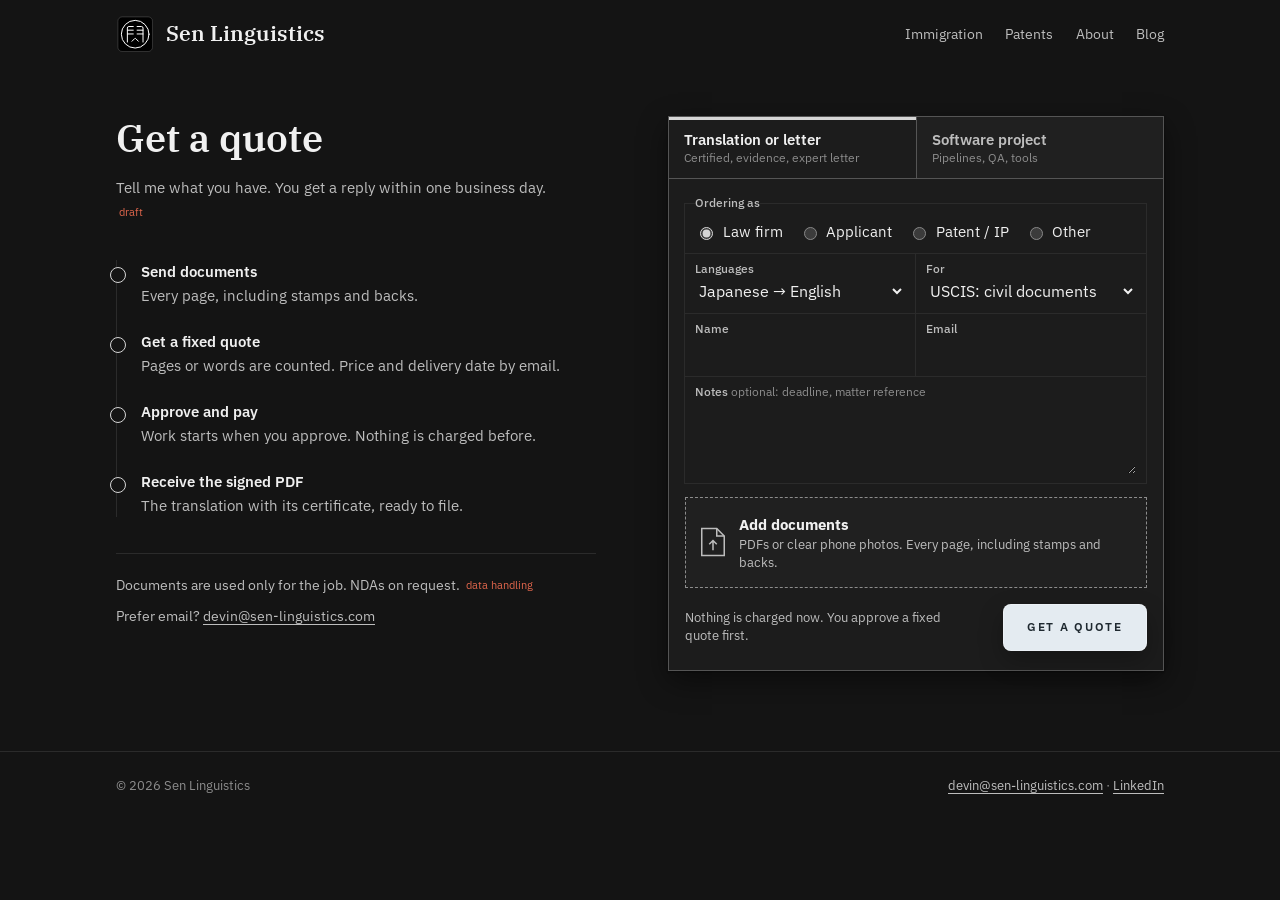
<file: quote.html>
<!doctype html>
<html lang="en">
<head>
<meta charset="utf-8">
<meta name="viewport" content="width=device-width, initial-scale=1, viewport-fit=cover">
<title>Get a quote · Sen Linguistics</title>
<meta name="description" content="Request a fixed quote for Japanese or Chinese translation, including certified USCIS translations, or describe a software project.">
<meta name="theme-color" content="#15181b">
<link rel="icon" type="image/png" href="images/favicon1.png">
<link rel="preconnect" href="https://fonts.googleapis.com">
<link rel="preconnect" href="https://fonts.gstatic.com" crossorigin>
<link href="https://fonts.googleapis.com/css2?family=IBM+Plex+Sans:wght@400;500;600;700&family=IBM+Plex+Serif:wght@500;600&family=IBM+Plex+Mono:wght@400;500&display=swap" rel="stylesheet">
<link rel="stylesheet" href="assets/site.css?v=20261106l">
</head>
<body>
<a class="skip" href="#order">Skip to the form</a>

<header class="masthead">
  <div class="wrap">
    <a class="brand" href="index.html" aria-label="Sen Linguistics home">
      <svg viewBox="0 0 100 100" aria-hidden="true">
        <rect class="logo-bg" x="5" y="5" width="90" height="90" rx="11"/>
        <g class="logo-ln" fill="none" stroke-width="2.6" stroke-linecap="round" stroke-linejoin="round">
          <circle cx="50" cy="50" r="36"/>
          <path d="M29.6 70.5V34q0-4 4-4H45M29.6 39.6H45M29.6 49.4H45"/>
          <path d="M70.4 70.5V34q0-4-4-4H55M70.4 39.6H55M70.4 49.4H55"/>
          <path d="M41.7 68.4l7-7q1.3-1.3 2.6 0l7 7"/>
        </g>
      </svg>
      Sen Linguistics
    </a>
    <nav class="nav" aria-label="Main">
      <a href="immigration.html">Immigration</a>
      <a href="patents.html">Patents</a>
      <a href="about.html">About</a>
      <a href="blog/">Blog</a>
    </nav>
  </div>
</header>

<main class="qpage">
  <div class="wrap">
    <div>
      <h1>Get a quote</h1>
      <p class="intro">Tell me what you have. You get a reply within one business day. <span class="draft">draft</span></p>

      <ol class="next" data-for="T" aria-label="What happens next">
        <li><b>Send documents</b><span>Every page, including stamps and backs.</span></li>
        <li><b>Get a fixed quote</b><span>Pages or words are counted. Price and delivery date by email.</span></li>
        <li><b>Approve and pay</b><span>Work starts when you approve. Nothing is charged before.</span></li>
        <li><b>Receive the signed PDF</b><span>The translation with its certificate, ready to file.</span></li>
      </ol>
      <ol class="next" data-for="S" aria-label="What happens next" hidden>
        <li><b>Describe the problem</b><span>No spec needed. Say what your team can't keep up with.</span></li>
        <li><b>Reply with questions</b><span>You get a reply from the person who would do the work.</span></li>
        <li><b>A few rounds by email</b><span>About your sources, your review steps, and your standard.</span></li>
        <li><b>Written scope and price</b><span>If it fits, you get both in writing before any work.</span></li>
      </ol>

      <div class="side-note">
        <p>Documents are used only for the job. NDAs on request. <span class="draft">data handling</span></p>
        <p>Prefer email? <a href="mailto:devin@sen-linguistics.com">devin@sen-linguistics.com</a></p>
      </div>
    </div>

    <div class="order" id="order">
      <div class="tabs" role="tablist" aria-label="Kind of request">
        <button type="button" role="tab" id="tab-t" aria-controls="pane-t" aria-selected="true">Translation or letter<small>Certified, evidence, expert letter</small></button>
        <button type="button" role="tab" id="tab-s" aria-controls="pane-s" aria-selected="false" tabindex="-1">Software project<small>Pipelines, QA, tools</small></button>
      </div>

      <div role="tabpanel" id="pane-t" aria-labelledby="tab-t">
        <form class="panel" novalidate data-kind="T">
          <div class="grid">
            <fieldset class="box full">
              <legend class="lbl">Ordering as</legend>
              <div class="ticks">
                <label><input type="radio" name="who" value="Law firm" checked> Law firm</label>
                <label><input type="radio" name="who" value="Applicant"> Applicant</label>
                <label><input type="radio" name="who" value="Patent / IP"> Patent / IP</label>
                <label><input type="radio" name="who" value="Other"> Other</label>
              </div>
            </fieldset>
            <label class="box">
              <span class="lbl">Languages</span>
              <select name="pair" id="t-pair">
                <option>Japanese → English</option>
                <option>Chinese (Simplified) → English</option>
                <option>Chinese (Traditional) → English</option>
              </select>
            </label>
            <label class="box">
              <span class="lbl">For</span>
              <select name="use" id="t-use">
                <option>USCIS: civil documents</option>
                <option>USCIS: papers, patents, press</option>
                <option>Expert letter (AI or language tech)</option>
                <option>Patent matter</option>
                <option>Court or legal matter</option>
                <option>Research or publication</option>
                <option>Other</option>
              </select>
            </label>
            <label class="box">
              <span class="lbl">Name</span>
              <input type="text" name="name" id="t-name" autocomplete="name" required>
            </label>
            <label class="box">
              <span class="lbl">Email</span>
              <input type="email" name="email" id="t-email" autocomplete="email" required>
            </label>
            <label class="box full">
              <span class="lbl">Notes <em>optional: deadline, matter reference</em></span>
              <textarea name="notes" id="t-notes" rows="2"></textarea>
            </label>
          </div>
          <label class="drop" id="drop">
            <svg width="26" height="30" viewBox="0 0 34 40" aria-hidden="true"><path d="M2 2h20l10 10v26H2z" fill="none" stroke="currentColor" stroke-width="2"/><path d="M22 2v10h10" fill="none" stroke="currentColor" stroke-width="2"/><path d="M17 31V18m-5 5 5-5 5 5" fill="none" stroke="currentColor" stroke-width="2"/></svg>
            <div><strong>Add documents</strong><span>PDFs or clear phone photos. Every page, including stamps and backs.</span></div>
            <input type="file" id="t-files" name="files" multiple accept=".pdf,.doc,.docx,.jpg,.jpeg,.png,.heic">
          </label>
          <ul class="files" id="list" aria-live="polite"></ul>
          <div class="submit">
            <p>Nothing is charged now. You approve a fixed quote first.</p>
            <button class="go btn primary" type="submit">Get a quote</button>
          </div>
        </form>
      </div>

      <div role="tabpanel" id="pane-s" aria-labelledby="tab-s" hidden>
        <form class="panel" novalidate data-kind="S">
          <div class="grid">
            <label class="box full">
              <span class="lbl">Closest to</span>
              <select name="what" id="s-what">
                <option>Drafting</option>
                <option>Checking documents</option>
                <option>Translation at volume</option>
                <option>Not sure yet</option>
              </select>
            </label>
            <label class="box full">
              <span class="lbl">What can't your team keep up with?</span>
              <textarea name="desc" id="s-desc" rows="4" placeholder="e.g. We publish new pages every week, and each one has to clear legal review."></textarea>
            </label>
            <label class="box">
              <span class="lbl">Name</span>
              <input type="text" name="name" id="s-name" autocomplete="name" required>
            </label>
            <label class="box">
              <span class="lbl">Email</span>
              <input type="email" name="email" id="s-email" autocomplete="email" required>
            </label>
          </div>
          <div class="submit">
            <p>No spec needed. You get a reply by email with questions.</p>
            <button class="go btn primary" type="submit">Send the brief</button>
          </div>
        </form>
      </div>

      <div class="ticket" role="status" tabindex="-1" hidden>
        <h3>Received.</h3>
        <p class="ref"></p>
        <dl></dl>
        <p class="next-msg"></p>
        <p class="note">Preview only. Nothing was sent. <span class="draft">no backend yet</span></p>
        <button type="button" data-reset>Start another request</button>
      </div>
    </div>
  </div>
</main>

<footer>
  <div class="wrap">
    <span>© 2026 Sen Linguistics</span>
    <span><a href="mailto:devin@sen-linguistics.com">devin@sen-linguistics.com</a> · <a href="https://www.linkedin.com/in/dt-johnson/" rel="noopener">LinkedIn</a></span>
  </div>
</footer>

<script src="assets/site.js?v=20261105c"></script>
<script src="assets/motion.js?v=20261106a"></script>
</body>
</html>
</file>
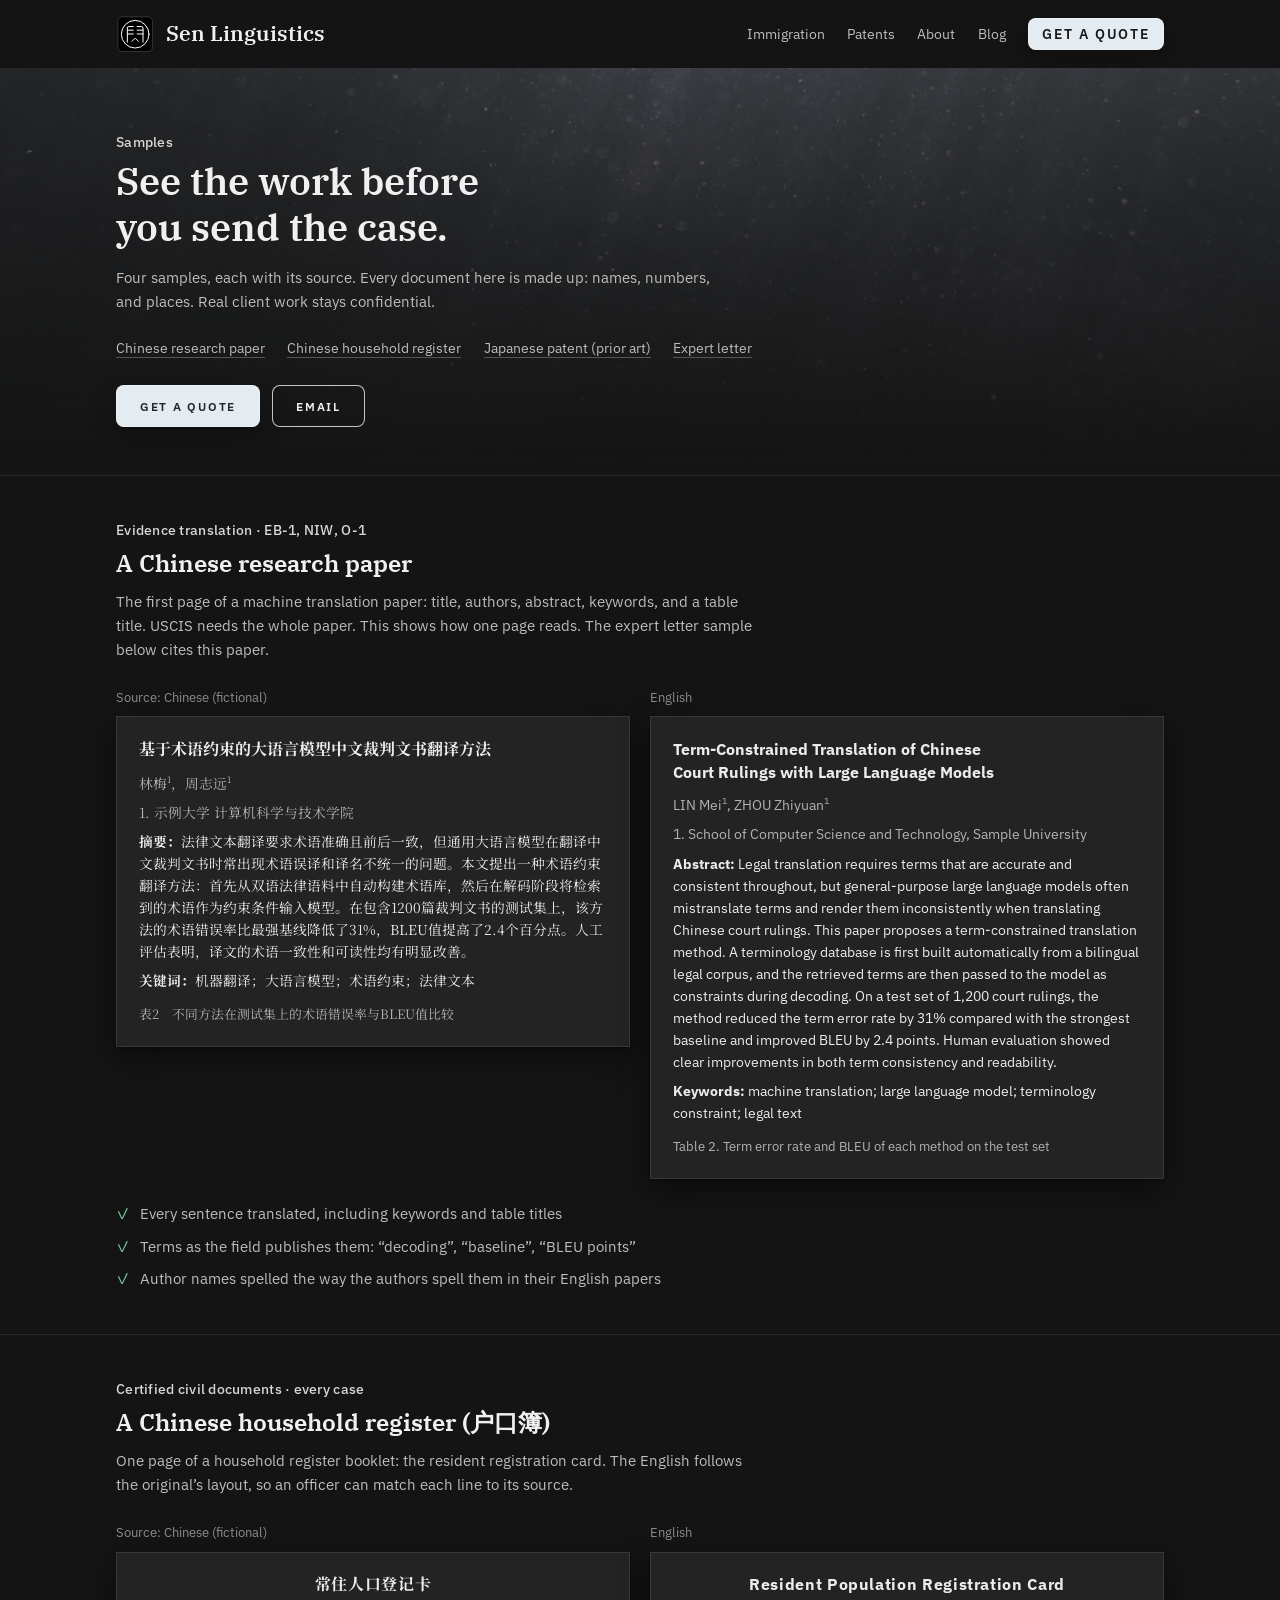
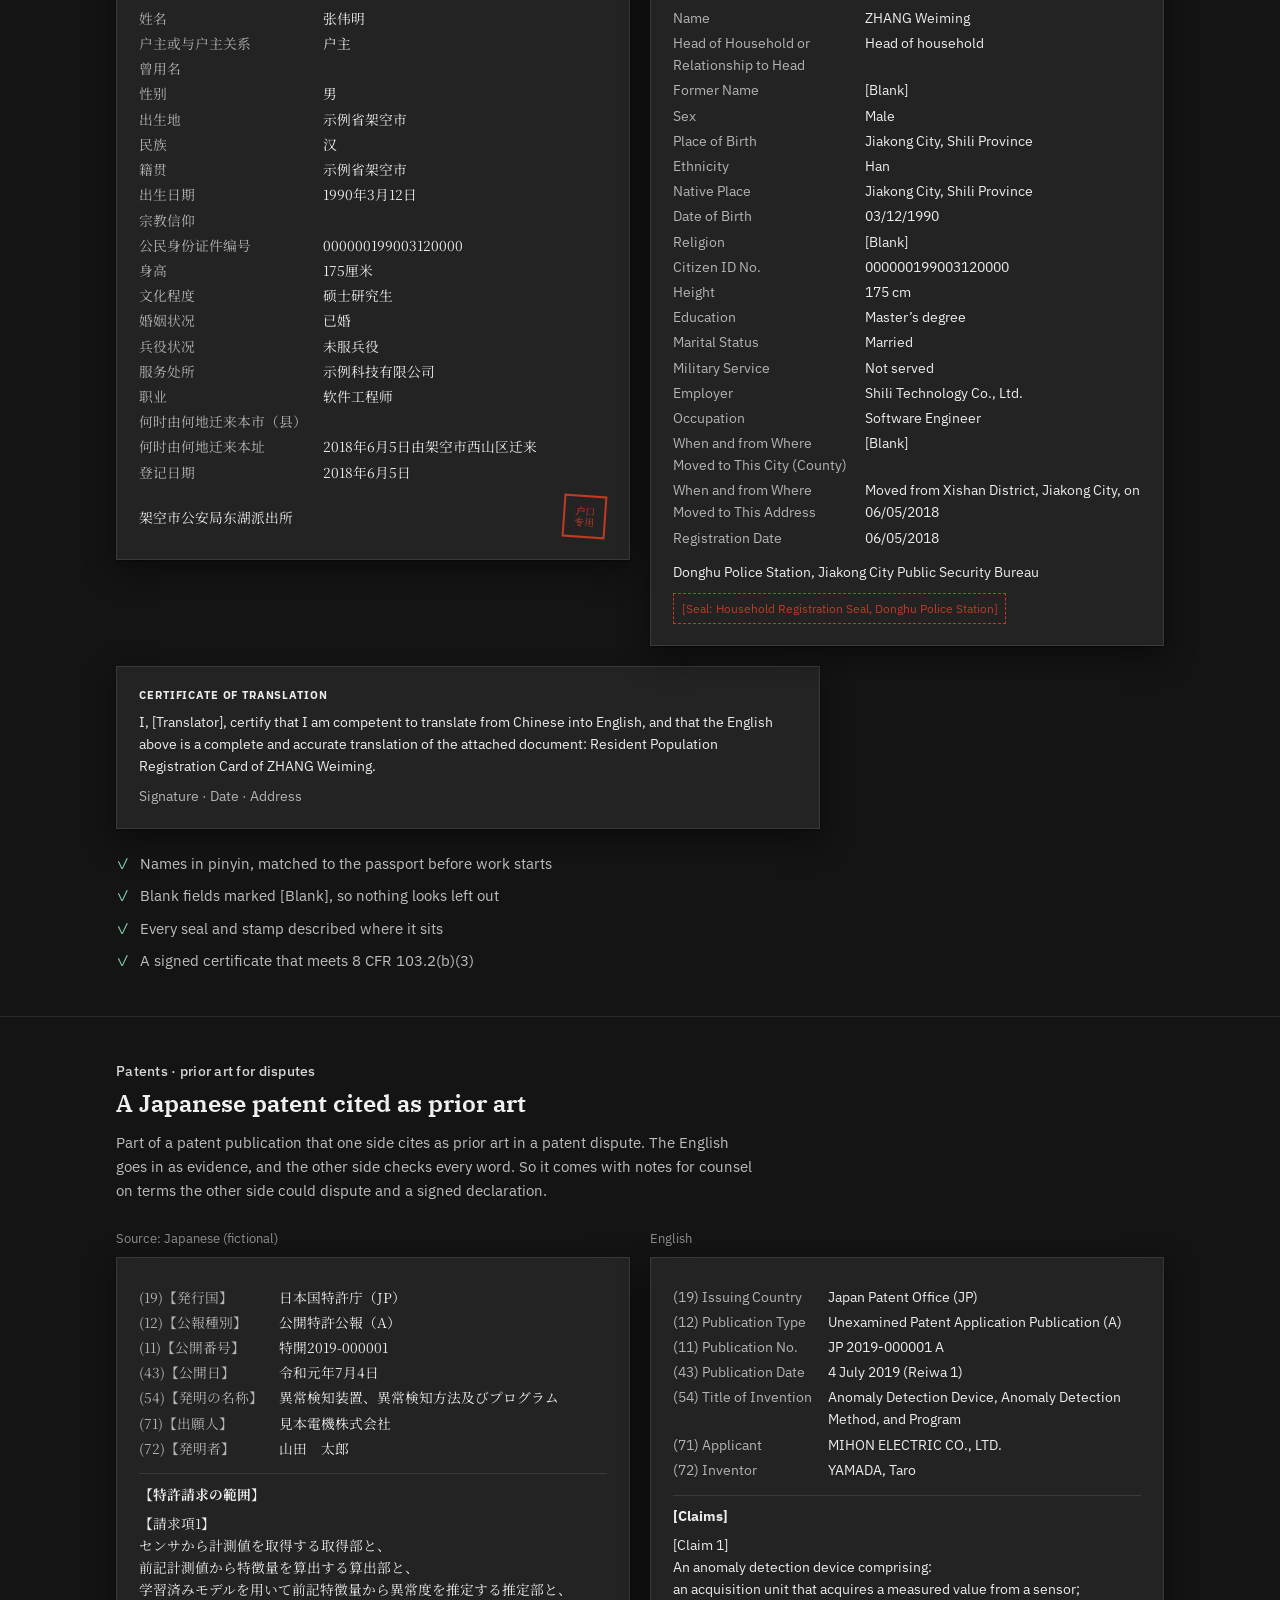
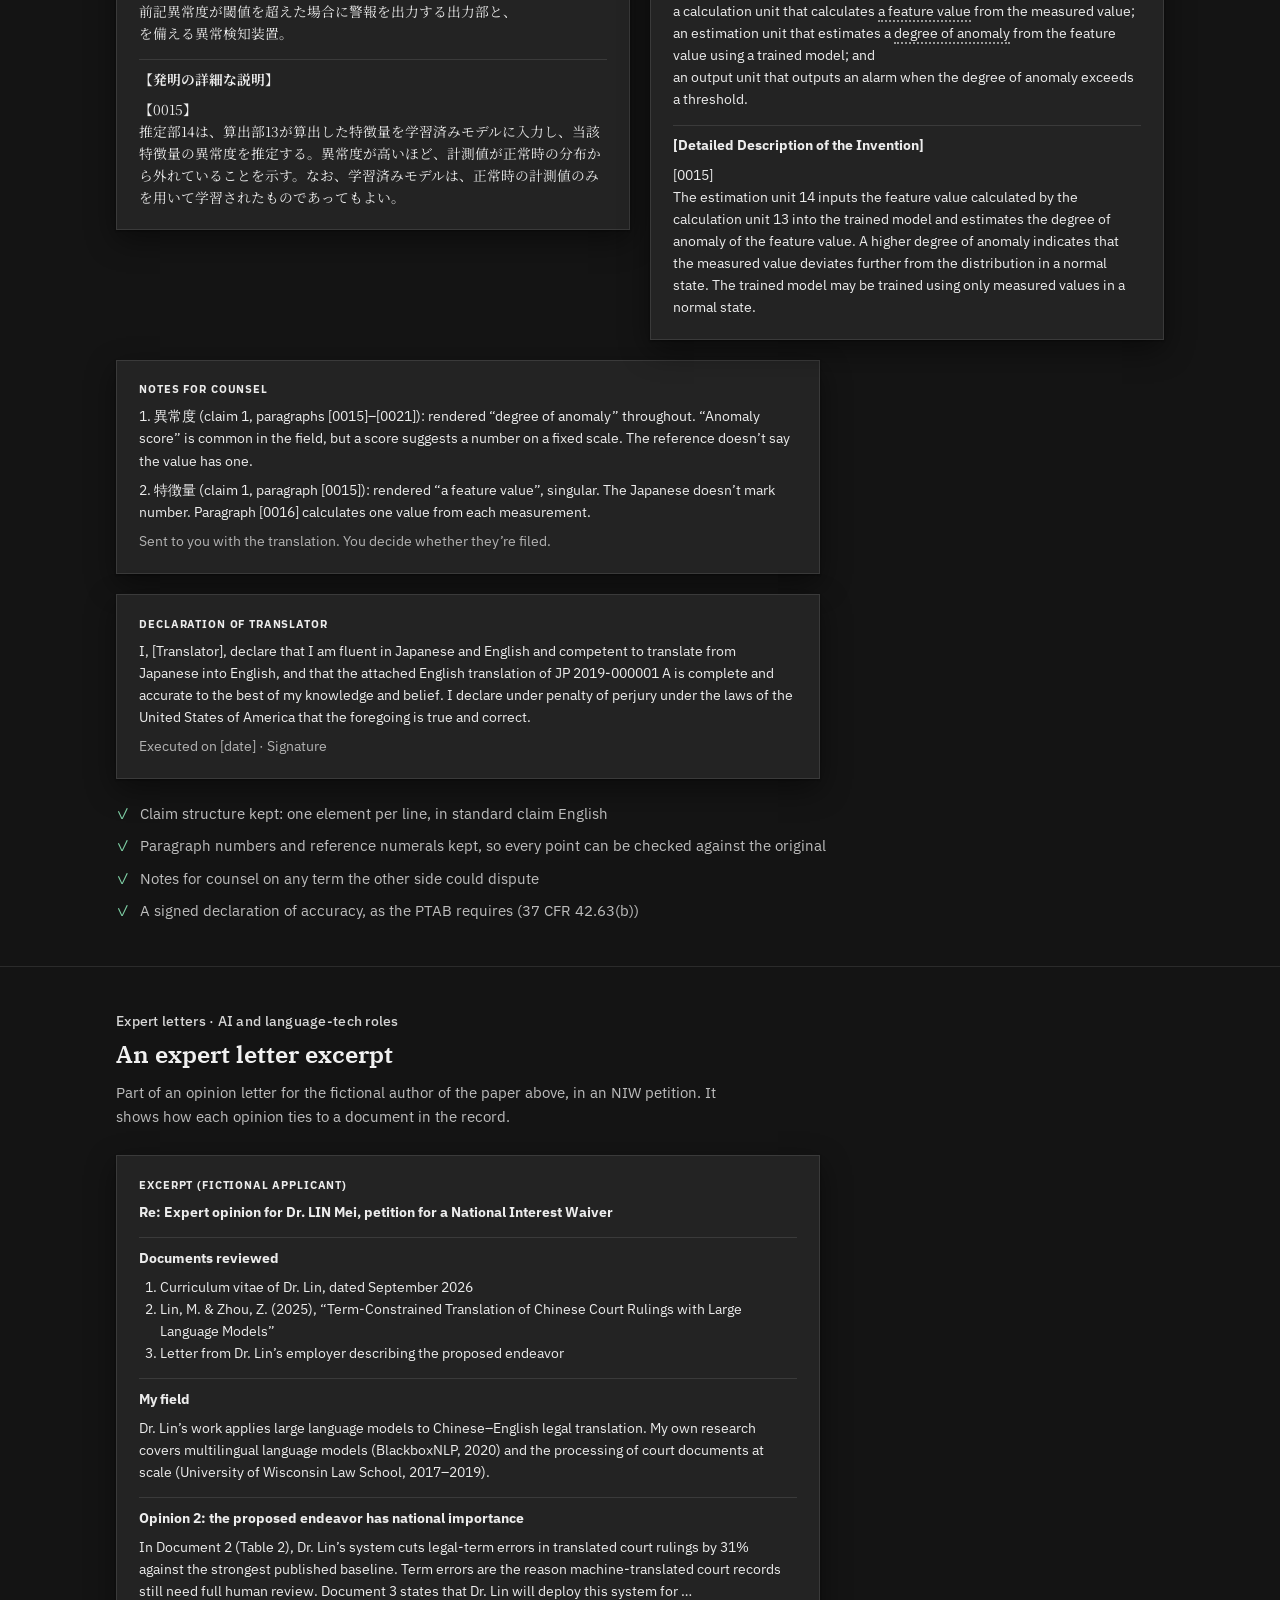
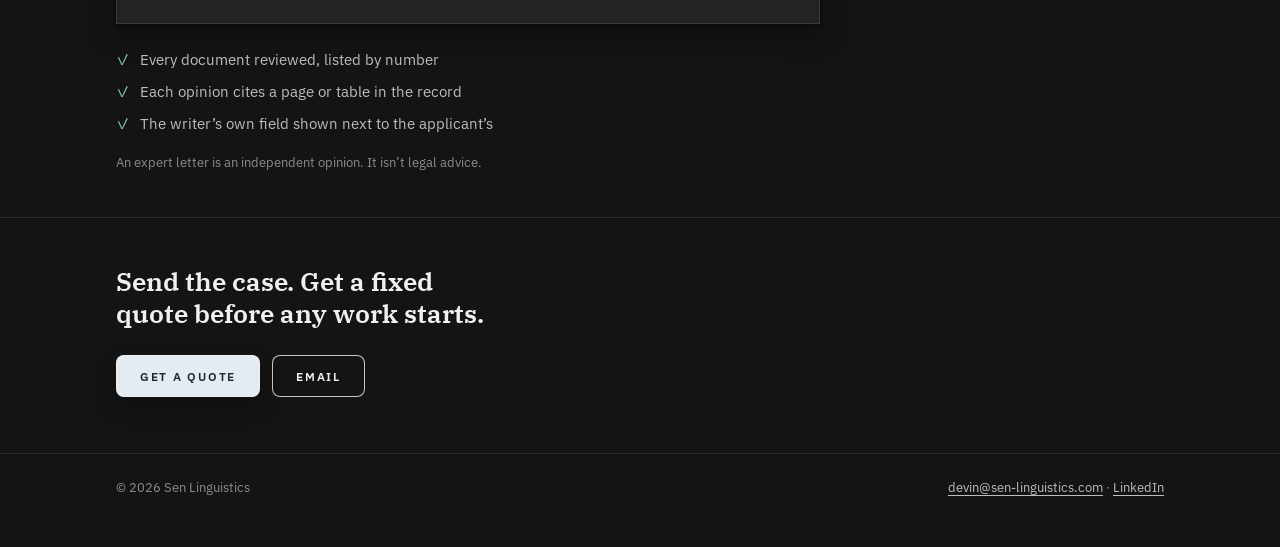
<file: samples.html>
<!doctype html>
<html lang="en">
<head>
<meta charset="utf-8">
<meta name="viewport" content="width=device-width, initial-scale=1, viewport-fit=cover">
<title>Samples · Sen Linguistics</title>
<meta name="description" content="Sample translations from Sen Linguistics: a Chinese research paper, a Chinese household register, a Japanese patent cited as prior art, and an expert letter excerpt. Every document is fictional.">
<meta name="theme-color" content="#15181b">
<link rel="icon" type="image/png" href="images/favicon1.png">
<link rel="preconnect" href="https://fonts.googleapis.com">
<link rel="preconnect" href="https://fonts.gstatic.com" crossorigin>
<link href="https://fonts.googleapis.com/css2?family=IBM+Plex+Sans:wght@400;500;600;700&family=IBM+Plex+Serif:wght@500;600&display=swap" rel="stylesheet">
<link href="https://fonts.googleapis.com/css2?family=Noto+Serif+JP:wght@500;700&display=swap" rel="stylesheet">
<link href="https://fonts.googleapis.com/css2?family=Noto+Serif+SC:wght@500;700&text=%25%28%29.0123456789BELU%E3%80%82%E4%B8%80%E4%B8%8A%E4%B8%8D%E4%B8%8E%E4%B8%93%E4%B8%94%E4%B8%9A%E4%B8%9C%E4%B8%AA%E4%B8%AD%E4%B8%BA%E4%B8%BB%E4%B9%A6%E4%BA%86%E4%BA%8E%E4%BA%BA%E4%BB%8E%E4%BB%B0%E4%BB%B6%E4%BB%BD%E4%BC%9F%E4%BC%B0%E4%BD%86%E4%BD%8E%E4%BD%8F%E4%BD%95%E4%BD%9C%E4%BE%8B%E4%BF%A1%E5%80%BC%E5%85%88%E5%85%A5%E5%85%AC%E5%85%B3%E5%85%B5%E5%86%B5%E5%87%86%E5%87%BA%E5%88%86%E5%88%A4%E5%88%AB%E5%88%B0%E5%89%8D%E5%8A%A1%E5%8A%A8%E5%8C%85%E5%8C%96%E5%8C%BA%E5%8D%A1%E5%8E%98%E5%8E%BF%E5%8F%8C%E5%8F%A3%E5%8F%AF%E5%8F%B7%E5%8F%B8%E5%90%8C%E5%90%8D%E5%90%8E%E5%90%AB%E5%91%A8%E5%92%8C%E5%96%84%E5%99%A8%E5%9C%A8%E5%9C%B0%E5%9D%80%E5%9D%87%E5%9E%8B%E5%9F%BA%E5%A3%AB%E5%A4%84%E5%A4%A7%E5%A7%93%E5%A7%BB%E5%A9%9A%E5%AD%A6%E5%AE%89%E5%AE%97%E5%B0%86%E5%B1%80%E5%B1%B1%E5%B7%A5%E5%B7%B2%E5%B8%82%E5%B8%88%E5%B8%B8%E5%B9%B4%E5%BA%93%E5%BA%A6%E5%BB%BA%E5%BC%A0%E5%BC%BA%E5%BD%B9%E5%BE%8B%E5%BF%97%E6%80%A7%E6%88%96%E6%88%B7%E6%89%80%E6%8A%80%E6%8F%90%E6%91%98%E6%94%B9%E6%95%99%E6%96%87%E6%96%99%E6%96%B9%E6%97%8F%E6%97%A5%E6%97%B6%E6%98%8E%E6%98%BE%E6%9B%BE%E6%9C%80%E6%9C%88%E6%9C%89%E6%9C%8D%E6%9C%9F%E6%9C%AA%E6%9C%AC%E6%9C%AF%E6%9C%BA%E6%9D%9F%E6%9D%A1%E6%9D%A5%E6%9E%84%E6%9E%97%E6%9E%B6%E6%A2%85%E6%A3%80%E6%A8%A1%E6%AE%B5%E6%AF%94%E6%B0%91%E6%B1%82%E6%B1%89%E6%B3%95%E6%B4%BE%E6%B5%8B%E6%B9%96%E7%82%B9%E7%84%B6%E7%8A%B6%E7%8E%87%E7%8E%B0%E7%94%9F%E7%94%A8%E7%94%B1%E7%94%B7%E7%99%BB%E7%99%BE%E7%9A%84%E7%9C%81%E7%A0%81%E7%A0%94%E7%A1%95%E7%A1%AE%E7%A4%BA%E7%A7%8D%E7%A7%91%E7%A8%8B%E7%A9%B6%E7%A9%BA%E7%AE%97%E7%AF%87%E7%B0%BF%E7%B1%8D%E7%B1%B3%E7%B3%BB%E7%B4%A2%E7%BA%A6%E7%BA%BF%E7%BB%9F%E7%BC%96%E7%BF%BB%E8%81%8C%E8%87%AA%E8%87%B4%E8%A1%A8%E8%A3%81%E8%A5%BF%E8%A6%81%E8%A7%A3%E8%A8%80%E8%AE%A1%E8%AE%B0%E8%AF%81%E8%AF%84%E8%AF%8D%E8%AF%91%E8%AF%95%E8%AF%A5%E8%AF%AD%E8%AF%AF%E8%AF%BB%E8%B4%AF%E8%BA%AB%E8%BD%AF%E8%BE%83%E8%BE%93%E8%BF%81%E8%BF%9C%E9%80%9A%E9%94%99%E9%94%AE%E9%97%AE%E9%98%B6%E9%99%8D%E9%99%90%E9%99%A2%E9%9B%86%E9%A2%98%E9%A6%96%E9%AB%98%EF%BC%88%EF%BC%89%EF%BC%8C%EF%BC%9A%EF%BC%9B&display=swap" rel="stylesheet">
<link rel="stylesheet" href="assets/site.css?v=20261106l">
</head>
<body>
<a class="skip" href="#main">Skip to content</a>

<header class="masthead">
  <div class="wrap">
    <a class="brand" href="index.html" aria-label="Sen Linguistics home">
      <svg viewBox="0 0 100 100" aria-hidden="true">
        <rect class="logo-bg" x="5" y="5" width="90" height="90" rx="11"/>
        <g class="logo-ln" fill="none" stroke-width="2.6" stroke-linecap="round" stroke-linejoin="round">
          <circle cx="50" cy="50" r="36"/>
          <path d="M29.6 70.5V34q0-4 4-4H45M29.6 39.6H45M29.6 49.4H45"/>
          <path d="M70.4 70.5V34q0-4-4-4H55M70.4 39.6H55M70.4 49.4H55"/>
          <path d="M41.7 68.4l7-7q1.3-1.3 2.6 0l7 7"/>
        </g>
      </svg>
      Sen Linguistics
    </a>
    <nav class="nav" aria-label="Main">
      <a href="immigration.html">Immigration</a>
      <a href="patents.html">Patents</a>
      <a href="about.html">About</a>
      <a href="blog/">Blog</a>
      <a class="btn primary" href="quote.html">Get a quote</a>
    </nav>
  </div>
</header>

<main id="main">

<section class="phead">
  <div class="wrap">
    <p class="who">Samples</p>
    <h1>See the work before you send the case.</h1>
    <p class="lede">Four samples, each with its source. Every document here is made up: names, numbers, and places. Real client work stays confidential.</p>
    <ul class="jump">
      <li><a href="#paper">Chinese research paper</a></li>
      <li><a href="#hukou">Chinese household register</a></li>
      <li><a href="#prior-art">Japanese patent (prior art)</a></li>
      <li><a href="#letter">Expert letter</a></li>
    </ul>
    <div class="ctas">
      <a class="btn primary" href="quote.html">Get a quote</a>
      <a class="btn ghost" href="mailto:devin@sen-linguistics.com">Email</a>
    </div>
  </div>
</section>

<!-- 1. Chinese research paper -->
<section class="sample" id="paper">
  <div class="wrap">
    <p class="who">Evidence translation · EB-1, NIW, O-1</p>
    <h2>A Chinese research paper</h2>
    <p class="intro">The first page of a machine translation paper: title, authors, abstract, keywords, and a table title. USCIS needs the whole paper. This shows how one page reads. The expert letter sample below cites this paper.</p>
    <div class="pair">
      <figure>
        <figcaption>Source: Chinese (fictional)</figcaption>
        <div class="doc src" lang="zh-Hans">
          <h3>基于术语约束的大语言模型中文裁判文书翻译方法</h3>
          <p class="s">林梅<sup>1</sup>，周志远<sup>1</sup></p>
          <p class="s">1. 示例大学 计算机科学与技术学院</p>
          <p><b>摘要：</b>法律文本翻译要求术语准确且前后一致，但通用大语言模型在翻译中文裁判文书时常出现术语误译和译名不统一的问题。本文提出一种术语约束翻译方法：首先从双语法律语料中自动构建术语库，然后在解码阶段将检索到的术语作为约束条件输入模型。在包含1200篇裁判文书的测试集上，该方法的术语错误率比最强基线降低了31%，BLEU值提高了2.4个百分点。人工评估表明，译文的术语一致性和可读性均有明显改善。</p>
          <p><b>关键词：</b>机器翻译；大语言模型；术语约束；法律文本</p>
          <p class="cap">表2　不同方法在测试集上的术语错误率与BLEU值比较</p>
        </div>
      </figure>
      <figure>
        <figcaption>English</figcaption>
        <div class="doc">
          <h3>Term-Constrained Translation of Chinese Court Rulings with Large Language Models</h3>
          <p class="s">LIN Mei<sup>1</sup>, ZHOU Zhiyuan<sup>1</sup></p>
          <p class="s">1. School of Computer Science and Technology, Sample University</p>
          <p><b>Abstract:</b> Legal translation requires terms that are accurate and consistent throughout, but general-purpose large language models often mistranslate terms and render them inconsistently when translating Chinese court rulings. This paper proposes a term-constrained translation method. A terminology database is first built automatically from a bilingual legal corpus, and the retrieved terms are then passed to the model as constraints during decoding. On a test set of 1,200 court rulings, the method reduced the term error rate by 31% compared with the strongest baseline and improved BLEU by 2.4 points. Human evaluation showed clear improvements in both term consistency and readability.</p>
          <p><b>Keywords:</b> machine translation; large language model; terminology constraint; legal text</p>
          <p class="cap">Table 2. Term error rate and BLEU of each method on the test set</p>
        </div>
      </figure>
    </div>
    <ul class="points look">
      <li>Every sentence translated, including keywords and table titles</li>
      <li>Terms as the field publishes them: &ldquo;decoding&rdquo;, &ldquo;baseline&rdquo;, &ldquo;BLEU points&rdquo;</li>
      <li>Author names spelled the way the authors spell them in their English papers</li>
    </ul>
  </div>
</section>

<!-- 2. Chinese household register -->
<section class="sample" id="hukou">
  <div class="wrap">
    <p class="who">Certified civil documents · every case</p>
    <h2>A Chinese household register <span lang="zh-Hans">(户口簿)</span></h2>
    <p class="intro">One page of a household register booklet: the resident registration card. The English follows the original&rsquo;s layout, so an officer can match each line to its source.</p>
    <div class="pair">
      <figure>
        <figcaption>Source: Chinese (fictional)</figcaption>
        <div class="doc src" lang="zh-Hans">
          <h3 class="ctr">常住人口登记卡</h3>
          <dl class="rec">
            <dt>姓名</dt><dd>张伟明</dd>
            <dt>户主或与户主关系</dt><dd>户主</dd>
            <dt>曾用名</dt><dd></dd>
            <dt>性别</dt><dd>男</dd>
            <dt>出生地</dt><dd>示例省架空市</dd>
            <dt>民族</dt><dd>汉</dd>
            <dt>籍贯</dt><dd>示例省架空市</dd>
            <dt>出生日期</dt><dd>1990年3月12日</dd>
            <dt>宗教信仰</dt><dd></dd>
            <dt>公民身份证件编号</dt><dd>000000199003120000</dd>
            <dt>身高</dt><dd>175厘米</dd>
            <dt>文化程度</dt><dd>硕士研究生</dd>
            <dt>婚姻状况</dt><dd>已婚</dd>
            <dt>兵役状况</dt><dd>未服兵役</dd>
            <dt>服务处所</dt><dd>示例科技有限公司</dd>
            <dt>职业</dt><dd>软件工程师</dd>
            <dt>何时由何地迁来本市（县）</dt><dd></dd>
            <dt>何时由何地迁来本址</dt><dd>2018年6月5日由架空市西山区迁来</dd>
            <dt>登记日期</dt><dd>2018年6月5日</dd>
          </dl>
          <div class="sign">
            <p>架空市公安局东湖派出所</p>
            <span class="hanko">户口<br>专用</span>
          </div>
        </div>
      </figure>
      <figure>
        <figcaption>English</figcaption>
        <div class="doc">
          <h3 class="ctr">Resident Population Registration Card</h3>
          <dl class="rec">
            <dt>Name</dt><dd>ZHANG Weiming</dd>
            <dt>Head of Household or Relationship to Head</dt><dd>Head of household</dd>
            <dt>Former Name</dt><dd>[Blank]</dd>
            <dt>Sex</dt><dd>Male</dd>
            <dt>Place of Birth</dt><dd>Jiakong City, Shili Province</dd>
            <dt>Ethnicity</dt><dd>Han</dd>
            <dt>Native Place</dt><dd>Jiakong City, Shili Province</dd>
            <dt>Date of Birth</dt><dd>03/12/1990</dd>
            <dt>Religion</dt><dd>[Blank]</dd>
            <dt>Citizen ID No.</dt><dd>000000199003120000</dd>
            <dt>Height</dt><dd>175 cm</dd>
            <dt>Education</dt><dd>Master&rsquo;s degree</dd>
            <dt>Marital Status</dt><dd>Married</dd>
            <dt>Military Service</dt><dd>Not served</dd>
            <dt>Employer</dt><dd>Shili Technology Co., Ltd.</dd>
            <dt>Occupation</dt><dd>Software Engineer</dd>
            <dt>When and from Where Moved to This City (County)</dt><dd>[Blank]</dd>
            <dt>When and from Where Moved to This Address</dt><dd>Moved from Xishan District, Jiakong City, on 06/05/2018</dd>
            <dt>Registration Date</dt><dd>06/05/2018</dd>
          </dl>
          <div class="sign">
            <p>Donghu Police Station, Jiakong City Public Security Bureau</p>
            <span class="tr-seal">[Seal: Household Registration Seal, Donghu Police Station]</span>
          </div>
        </div>
      </figure>
    </div>
    <div class="doc cert">
      <p class="t">Certificate of translation</p>
      <p>I, [Translator], certify that I am competent to translate from Chinese into English, and that the English above is a complete and accurate translation of the attached document: Resident Population Registration Card of ZHANG Weiming.</p>
      <p class="s">Signature &middot; Date &middot; Address</p>
    </div>
    <ul class="points look">
      <li>Names in pinyin, matched to the passport before work starts</li>
      <li>Blank fields marked [Blank], so nothing looks left out</li>
      <li>Every seal and stamp described where it sits</li>
      <li>A signed certificate that meets 8 CFR 103.2(b)(3)</li>
    </ul>
  </div>
</section>

<!-- 3. Japanese patent cited as prior art -->
<section class="sample" id="prior-art">
  <div class="wrap">
    <p class="who">Patents · prior art for disputes</p>
    <h2>A Japanese patent cited as prior art</h2>
    <p class="intro">Part of a patent publication that one side cites as prior art in a patent dispute. The English goes in as evidence, and the other side checks every word. So it comes with notes for counsel on terms the other side could dispute and a signed declaration.</p>
    <div class="pair">
      <figure>
        <figcaption>Source: Japanese (fictional)</figcaption>
        <div class="doc src" lang="ja">
          <dl class="rec">
            <dt>(19)【発行国】</dt><dd>日本国特許庁（JP）</dd>
            <dt>(12)【公報種別】</dt><dd>公開特許公報（A）</dd>
            <dt>(11)【公開番号】</dt><dd>特開2019-000001</dd>
            <dt>(43)【公開日】</dt><dd>令和元年7月4日</dd>
            <dt>(54)【発明の名称】</dt><dd>異常検知装置、異常検知方法及びプログラム</dd>
            <dt>(71)【出願人】</dt><dd>見本電機株式会社</dd>
            <dt>(72)【発明者】</dt><dd>山田　太郎</dd>
          </dl>
          <p class="sec">【特許請求の範囲】</p>
          <p>【請求項1】<br>センサから計測値を取得する取得部と、<br>前記計測値から特徴量を算出する算出部と、<br>学習済みモデルを用いて前記特徴量から異常度を推定する推定部と、<br>前記異常度が閾値を超えた場合に警報を出力する出力部と、<br>を備える異常検知装置。</p>
          <p class="sec">【発明の詳細な説明】</p>
          <p>【0015】<br>推定部14は、算出部13が算出した特徴量を学習済みモデルに入力し、当該特徴量の異常度を推定する。異常度が高いほど、計測値が正常時の分布から外れていることを示す。なお、学習済みモデルは、正常時の計測値のみを用いて学習されたものであってもよい。</p>
        </div>
      </figure>
      <figure>
        <figcaption>English</figcaption>
        <div class="doc">
          <dl class="rec">
            <dt>(19) Issuing Country</dt><dd>Japan Patent Office (JP)</dd>
            <dt>(12) Publication Type</dt><dd>Unexamined Patent Application Publication (A)</dd>
            <dt>(11) Publication No.</dt><dd>JP 2019-000001 A</dd>
            <dt>(43) Publication Date</dt><dd>4 July 2019 (Reiwa 1)</dd>
            <dt>(54) Title of Invention</dt><dd>Anomaly Detection Device, Anomaly Detection Method, and Program</dd>
            <dt>(71) Applicant</dt><dd>MIHON ELECTRIC CO., LTD.</dd>
            <dt>(72) Inventor</dt><dd>YAMADA, Taro</dd>
          </dl>
          <p class="sec">[Claims]</p>
          <p>[Claim 1]<br>An anomaly detection device comprising:<br>an acquisition unit that acquires a measured value from a sensor;<br>a calculation unit that calculates <span class="tip" tabindex="0">a feature value<span class="pop"><span lang="ja">特徴量</span>: the Japanese doesn&rsquo;t mark number. Paragraph [0016] calculates one value from each measurement, so the claim says &ldquo;a feature value&rdquo;.</span></span> from the measured value;<br>an estimation unit that estimates a <span class="tip" tabindex="0">degree of anomaly<span class="pop"><span lang="ja">異常度</span>: often called an &ldquo;anomaly score&rdquo;. A score suggests a number on a fixed scale, which the reference doesn&rsquo;t describe.</span></span> from the feature value using a trained model; and<br>an output unit that outputs an alarm when the degree of anomaly exceeds a threshold.</p>
          <p class="sec">[Detailed Description of the Invention]</p>
          <p>[0015]<br>The estimation unit 14 inputs the feature value calculated by the calculation unit 13 into the trained model and estimates the degree of anomaly of the feature value. A higher degree of anomaly indicates that the measured value deviates further from the distribution in a normal state. The trained model may be trained using only measured values in a normal state.</p>
        </div>
      </figure>
    </div>
    <div class="doc cert">
      <p class="t">Notes for counsel</p>
      <p>1. <span lang="ja">異常度</span> (claim 1, paragraphs [0015]&ndash;[0021]): rendered &ldquo;degree of anomaly&rdquo; throughout. &ldquo;Anomaly score&rdquo; is common in the field, but a score suggests a number on a fixed scale. The reference doesn&rsquo;t say the value has one.</p>
      <p>2. <span lang="ja">特徴量</span> (claim 1, paragraph [0015]): rendered &ldquo;a feature value&rdquo;, singular. The Japanese doesn&rsquo;t mark number. Paragraph [0016] calculates one value from each measurement.</p>
      <p class="s">Sent to you with the translation. You decide whether they&rsquo;re filed.</p>
    </div>
    <div class="doc cert">
      <p class="t">Declaration of translator</p>
      <p>I, [Translator], declare that I am fluent in Japanese and English and competent to translate from Japanese into English, and that the attached English translation of JP 2019-000001 A is complete and accurate to the best of my knowledge and belief. I declare under penalty of perjury under the laws of the United States of America that the foregoing is true and correct.</p>
      <p class="s">Executed on [date] &middot; Signature</p>
    </div>
    <ul class="points look">
      <li>Claim structure kept: one element per line, in standard claim English</li>
      <li>Paragraph numbers and reference numerals kept, so every point can be checked against the original</li>
      <li>Notes for counsel on any term the other side could dispute</li>
      <li>A signed declaration of accuracy, as the PTAB requires (37 CFR 42.63(b))</li>
    </ul>
  </div>
</section>

<!-- 4. Expert letter -->
<section class="sample" id="letter">
  <div class="wrap">
    <p class="who">Expert letters · AI and language-tech roles</p>
    <h2>An expert letter excerpt</h2>
    <p class="intro">Part of an opinion letter for the fictional author of the paper above, in an NIW petition. It shows how each opinion ties to a document in the record.</p>
    <div class="doc letter">
      <p class="t">Excerpt (fictional applicant)</p>
      <p><b>Re: Expert opinion for Dr. LIN Mei, petition for a National Interest Waiver</b></p>
      <p class="sec">Documents reviewed</p>
      <ol>
        <li>Curriculum vitae of Dr. Lin, dated September 2026</li>
        <li>Lin, M. &amp; Zhou, Z. (2025), &ldquo;Term-Constrained Translation of Chinese Court Rulings with Large Language Models&rdquo;</li>
        <li>Letter from Dr. Lin&rsquo;s employer describing the proposed endeavor</li>
      </ol>
      <p class="sec">My field</p>
      <p>Dr. Lin&rsquo;s work applies large language models to Chinese&ndash;English legal translation. My own research covers multilingual language models (BlackboxNLP, 2020) and the processing of court documents at scale (University of Wisconsin Law School, 2017&ndash;2019).</p>
      <p class="sec">Opinion 2: the proposed endeavor has national importance</p>
      <p>In Document 2 (Table 2), Dr. Lin&rsquo;s system cuts legal-term errors in translated court rulings by 31% against the strongest published baseline. Term errors are the reason machine-translated court records still need full human review. Document 3 states that Dr. Lin will deploy this system for &hellip;</p>
    </div>
    <ul class="points look">
      <li>Every document reviewed, listed by number</li>
      <li>Each opinion cites a page or table in the record</li>
      <li>The writer&rsquo;s own field shown next to the applicant&rsquo;s</li>
    </ul>
    <p class="fine">An expert letter is an independent opinion. It isn&rsquo;t legal advice.</p>
  </div>
</section>

<section class="cta">
  <div class="wrap">
    <h2>Send the case. Get a fixed quote before any work starts.</h2>
    <div class="ctas">
      <a class="btn primary" href="quote.html">Get a quote</a>
      <a class="btn ghost" href="mailto:devin@sen-linguistics.com">Email</a>
    </div>
  </div>
</section>

</main>

<footer>
  <div class="wrap">
    <span>© 2026 Sen Linguistics</span>
    <span><a href="mailto:devin@sen-linguistics.com">devin@sen-linguistics.com</a> · <a href="https://www.linkedin.com/in/dt-johnson/" rel="noopener">LinkedIn</a></span>
  </div>
</footer>
<script>
/* Phones: one Source / English switch per sample, English first. Desktop shows both side by side (CSS hides the switch). */
document.querySelectorAll('.pair').forEach(function (pair) {
  var src = pair.querySelector('figure:first-child figcaption').textContent.replace(/^Source:\s*/, '').replace(/\s*\(.*\)$/, '');
  var bar = document.createElement('div');
  bar.className = 'flip';
  bar.setAttribute('role', 'group');
  bar.setAttribute('aria-label', 'Show translation or source');
  [['en', 'English'], ['src', 'Source (' + src + ')']].forEach(function (o) {
    var b = document.createElement('button');
    b.type = 'button';
    b.textContent = o[1];
    b.setAttribute('aria-pressed', o[0] === 'en');
    b.addEventListener('click', function () {
      pair.dataset.show = o[0];
      bar.querySelectorAll('button').forEach(function (x) { x.setAttribute('aria-pressed', x === b); });
    });
    bar.appendChild(b);
  });
  pair.dataset.show = 'en';
  pair.parentNode.insertBefore(bar, pair);
});
</script>
<script src="assets/motion.js?v=20261106a"></script>
</body>
</html>
</file>
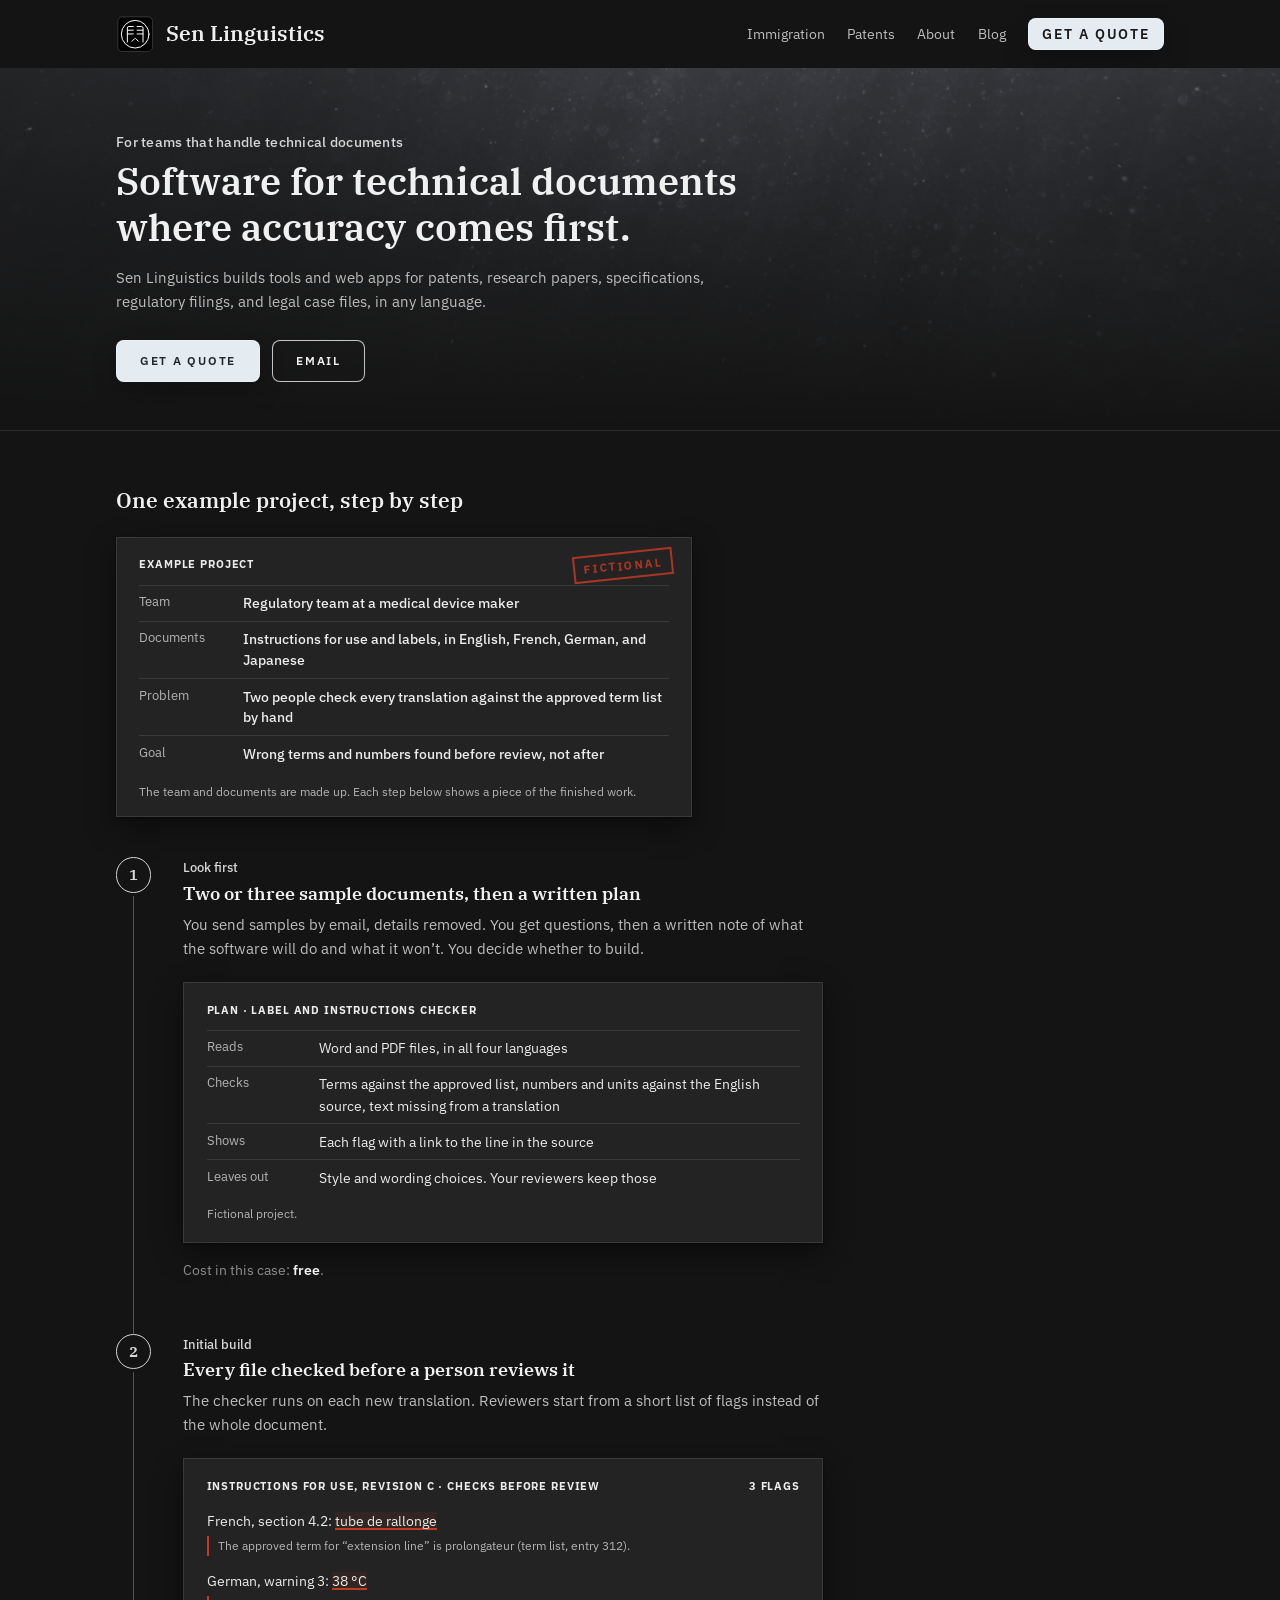
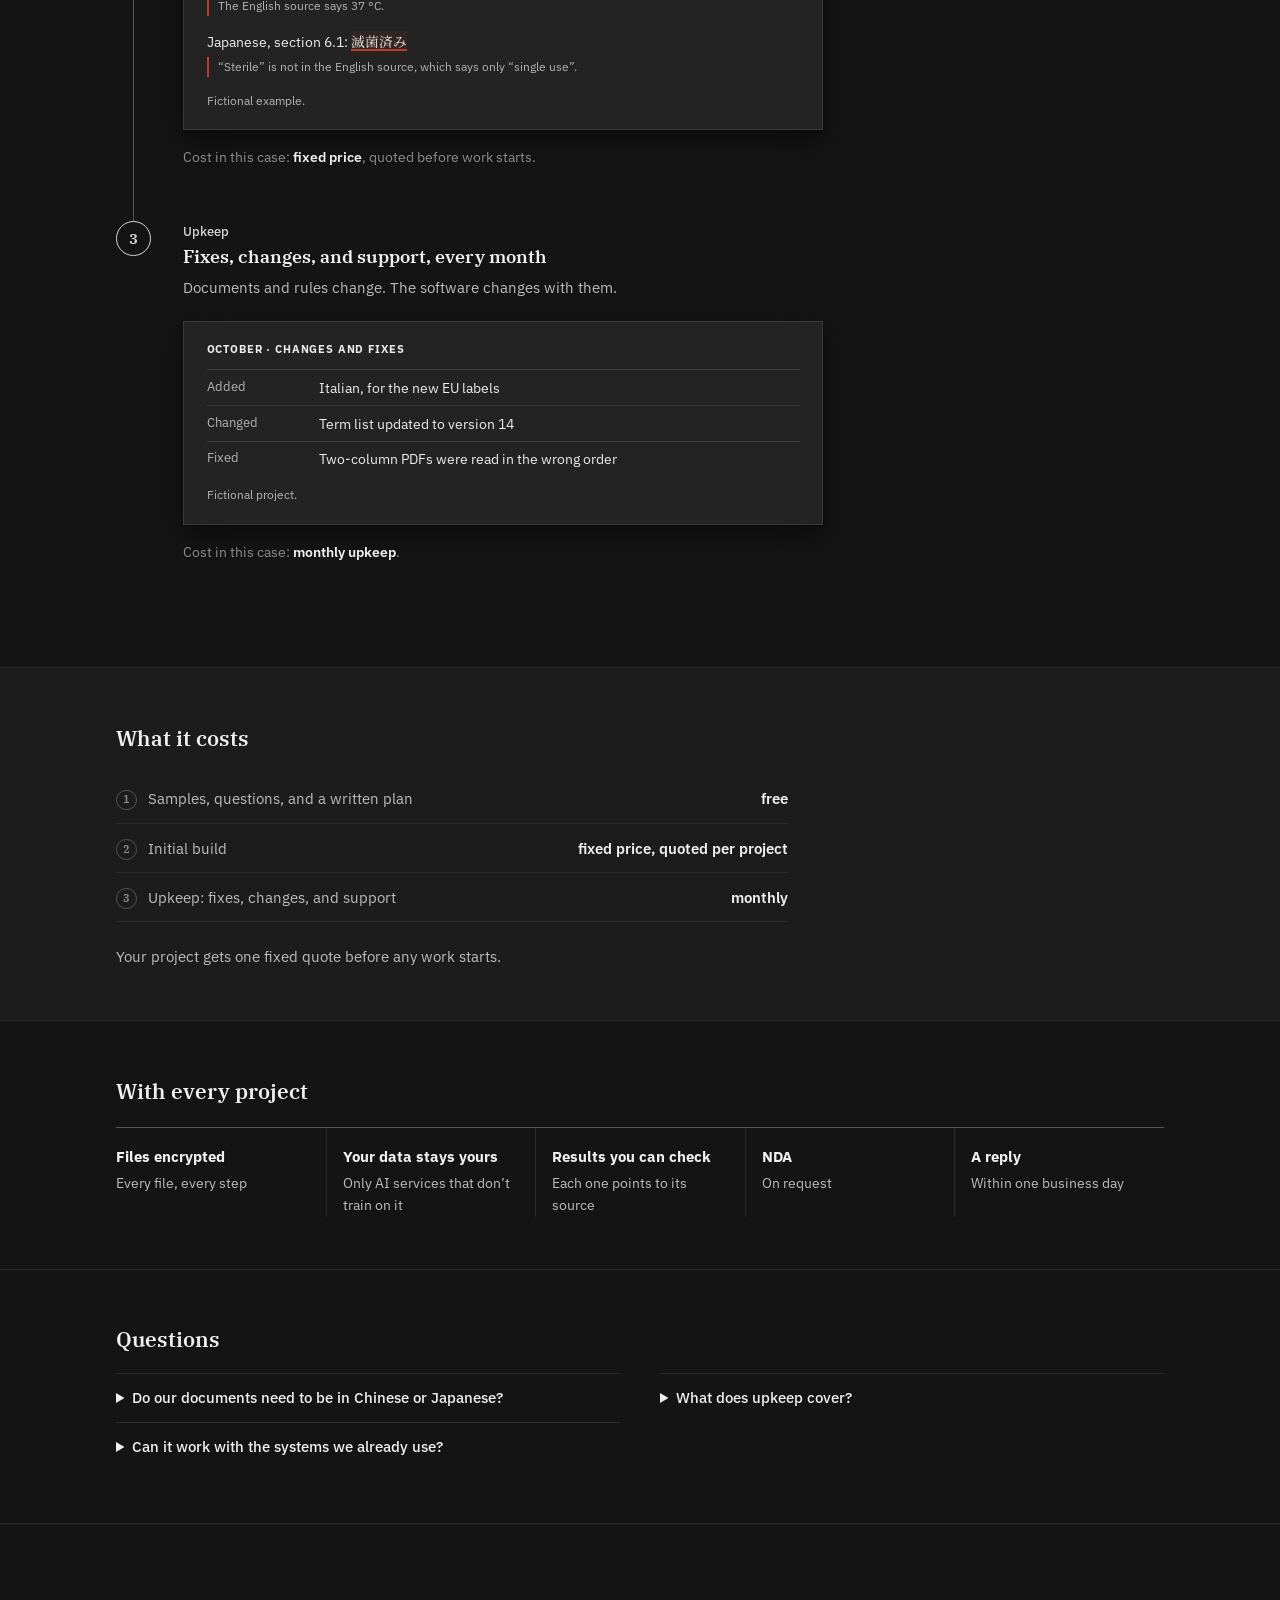
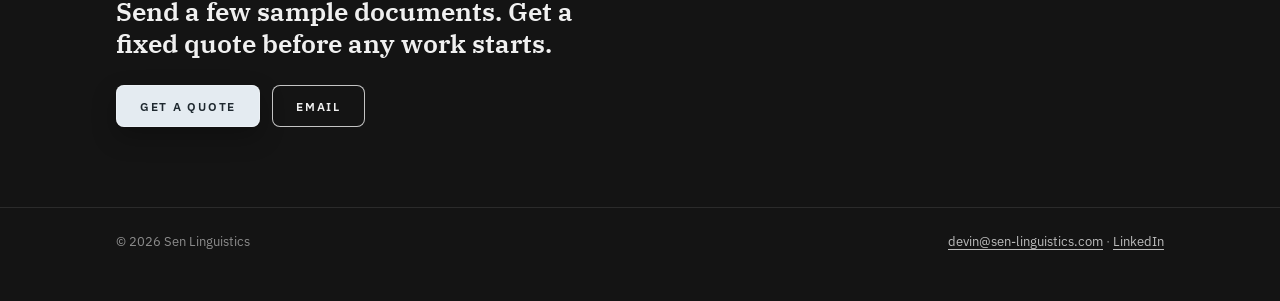
<file: software.html>
<!doctype html>
<html lang="en">
<head>
<meta charset="utf-8">
<meta name="viewport" content="width=device-width, initial-scale=1, viewport-fit=cover">
<title>Software · Sen Linguistics</title>
<meta name="description" content="Tools and web apps for technical documents where accuracy comes first: patents, research papers, specifications, regulatory filings, and legal case files, in any language. Fixed-price build, then monthly upkeep.">
<meta name="theme-color" content="#15181b">
<link rel="icon" type="image/png" href="images/favicon1.png">
<link rel="preconnect" href="https://fonts.googleapis.com">
<link rel="preconnect" href="https://fonts.gstatic.com" crossorigin>
<link href="https://fonts.googleapis.com/css2?family=IBM+Plex+Sans:wght@400;500;600;700&family=IBM+Plex+Serif:wght@500;600&display=swap" rel="stylesheet">
<link href="https://fonts.googleapis.com/css2?family=Noto+Serif+JP:wght@400;700&display=swap" rel="stylesheet">
<link rel="stylesheet" href="assets/site.css?v=20261106l">
<link rel="stylesheet" href="assets/case.css?v=20261106e">
</head>
<body>
<a class="skip" href="#main">Skip to content</a>

<header class="masthead">
  <div class="wrap">
    <a class="brand" href="index.html" aria-label="Sen Linguistics home">
      <svg viewBox="0 0 100 100" aria-hidden="true">
        <rect class="logo-bg" x="5" y="5" width="90" height="90" rx="11"/>
        <g class="logo-ln" fill="none" stroke-width="2.6" stroke-linecap="round" stroke-linejoin="round">
          <circle cx="50" cy="50" r="36"/>
          <path d="M29.6 70.5V34q0-4 4-4H45M29.6 39.6H45M29.6 49.4H45"/>
          <path d="M70.4 70.5V34q0-4-4-4H55M70.4 39.6H55M70.4 49.4H55"/>
          <path d="M41.7 68.4l7-7q1.3-1.3 2.6 0l7 7"/>
        </g>
      </svg>
      Sen Linguistics
    </a>
    <nav class="nav" aria-label="Main">
      <a href="immigration.html">Immigration</a>
      <a href="patents.html">Patents</a>
      <a href="about.html">About</a>
      <a href="blog/">Blog</a>
      <a class="btn primary" href="quote.html">Get a quote</a>
    </nav>
  </div>
</header>

<main id="main">

<section class="phead"><div class="wrap">
  <p class="who">For teams that handle technical documents</p>
  <h1>Software for technical documents where accuracy comes first.</h1>
  <p class="lede">Sen Linguistics builds tools and web apps for patents, research papers, specifications, regulatory filings, and legal case files, in any language.</p>
  <div class="ctas"><a class="btn primary" href="quote.html">Get a quote</a><a class="btn ghost" href="mailto:devin@sen-linguistics.com">Email</a></div>
</div></section>

<section class="blk"><div class="wrap">
  <h2>One example project, step by step</h2>
  <div class="casefile casefile-in">
    <div class="doc cover">
      <p class="t">Example project</p>
      <span class="stamp" aria-label="Fictional">Fictional</span>
      <dl>
        <dt>Team</dt><dd>Regulatory team at a medical device maker</dd>
        <dt>Documents</dt><dd>Instructions for use and labels, in English, French, German, and Japanese</dd>
        <dt>Problem</dt><dd>Two people check every translation against the approved term list by hand</dd>
        <dt>Goal</dt><dd>Wrong terms and numbers found before review, not after</dd>
      </dl>
      <p class="s note">The team and documents are made up. Each step below shows a piece of the finished work.</p>
    </div>
  </div>

<div class="case">

  <div class="chap" id="s1">
    <div class="no">1</div>
    <div>
      <p class="sv">Look first</p>
      <h3>Two or three sample documents, then a written plan</h3>
      <p class="txt">You send samples by email, details removed. You get questions, then a written note of what the software will do and what it won&rsquo;t. You decide whether to build.</p>
      <div class="stage doc plan">
        <p class="t">Plan &middot; label and instructions checker</p>
        <dl>
          <dt>Reads</dt><dd>Word and PDF files, in all four languages</dd>
          <dt>Checks</dt><dd>Terms against the approved list, numbers and units against the English source, text missing from a translation</dd>
          <dt>Shows</dt><dd>Each flag with a link to the line in the source</dd>
          <dt>Leaves out</dt><dd>Style and wording choices. Your reviewers keep those</dd>
        </dl>
        <p class="s">Fictional project.</p>
      </div>
      <p class="cost">Cost in this case: <b>free</b>.</p>
    </div>
  </div>

  <div class="chap" id="s2">
    <div class="no">2</div>
    <div>
      <p class="sv">Initial build</p>
      <h3>Every file checked before a person reviews it</h3>
      <p class="txt">The checker runs on each new translation. Reviewers start from a short list of flags instead of the whole document.</p>
      <div class="stage doc report">
        <p class="t"><span>Instructions for use, revision C &middot; checks before review</span><span>3 flags</span></p>
        <p>French, section 4.2: <span class="hit" lang="fr">tube de rallonge</span></p>
        <p class="why">The approved term for &ldquo;extension line&rdquo; is <span lang="fr">prolongateur</span> (term list, entry 312).</p>
        <p>German, warning 3: <span class="hit" lang="de">38&nbsp;&deg;C</span></p>
        <p class="why">The English source says 37&nbsp;&deg;C.</p>
        <p>Japanese, section 6.1: <span class="hit" lang="ja">滅菌済み</span></p>
        <p class="why">&ldquo;Sterile&rdquo; is not in the English source, which says only &ldquo;single use&rdquo;.</p>
        <p class="s">Fictional example.</p>
      </div>
      <p class="cost">Cost in this case: <b>fixed price</b>, quoted before work starts.</p>
    </div>
  </div>

  <div class="chap" id="s3">
    <div class="no">3</div>
    <div>
      <p class="sv">Upkeep</p>
      <h3>Fixes, changes, and support, every month</h3>
      <p class="txt">Documents and rules change. The software changes with them.</p>
      <div class="stage doc plan">
        <p class="t">October &middot; changes and fixes</p>
        <dl>
          <dt>Added</dt><dd>Italian, for the new EU labels</dd>
          <dt>Changed</dt><dd>Term list updated to version 14</dd>
          <dt>Fixed</dt><dd>Two-column PDFs were read in the wrong order</dd>
        </dl>
        <p class="s">Fictional project.</p>
      </div>
      <p class="cost">Cost in this case: <b>monthly upkeep</b>.</p>
    </div>
  </div>

</div>
</div></section>

<section class="blk tint" id="prices"><div class="wrap">
  <h2>What it costs</h2>
  <table class="prices bill">
    <tbody>
      <tr><th><span class="bn">1</span>Samples, questions, and a written plan</th><td class="p">free</td></tr>
      <tr><th><span class="bn">2</span>Initial build</th><td class="p">fixed price, quoted per project</td></tr>
      <tr><th><span class="bn">3</span>Upkeep: fixes, changes, and support</th><td class="p">monthly</td></tr>
    </tbody>
  </table>
  <p class="line"><span>Your project gets one fixed quote before any work starts.</span></p>
</div></section>

<section class="blk"><div class="wrap">
  <h2>With every project</h2>
  <div class="promise">
    <div><b>Files encrypted</b>Every file, every step</div>
    <div><b>Your data stays yours</b>Only AI services that don&rsquo;t train on it</div>
    <div><b>Results you can check</b>Each one points to its source</div>
    <div><b>NDA</b>On request</div>
    <div><b>A reply</b>Within one business day</div>
  </div>
</div></section>

<section class="blk"><div class="wrap">
  <h2>Questions</h2>
  <div class="faq faq2">
    <div>
      <details><summary>Do our documents need to be in Chinese or Japanese?</summary><p>No. The software works with technical documents in any language, English included.</p></details>
      <details><summary>Can it work with the systems we already use?</summary><p>The work starts from your current files and systems and builds around them where possible.</p></details>
    </div>
    <div>
      <details><summary>What does upkeep cover?</summary><p>Fixes, changes, and support. New languages, new rules, and new file types go here.</p></details>
    </div>
  </div>
</div></section>

<section class="cta"><div class="wrap">
  <h2>Send a few sample documents. Get a fixed quote before any work starts.</h2>
  <div class="ctas"><a class="btn primary" href="quote.html">Get a quote</a><a class="btn ghost" href="mailto:devin@sen-linguistics.com">Email</a></div>
</div></section>

</main>

<footer>
  <div class="wrap">
    <span>© 2026 Sen Linguistics</span>
    <span><a href="mailto:devin@sen-linguistics.com">devin@sen-linguistics.com</a> · <a href="https://www.linkedin.com/in/dt-johnson/" rel="noopener">LinkedIn</a></span>
  </div>
</footer>
<script src="assets/motion.js?v=20261106a"></script>
</body>
</html>
</file>
<file: assets/site.css>
/* Sen Linguistics site styles (home + quote; later pages reuse these).
   Layout: quiet, ruled, print-like. One idea per section, one picture per idea.
   East Asian touches: the 閃 logo, seal-red marks, and source text inside examples. */
/* Palette taken from the current site: dark slate from the underwater photo,
   white text, pale ice-blue highlights, light buttons. Documents in drawings stay paper-white.
   Seal red is only for seals, stamps and marks on documents. One dark look for every viewer. */
:root{
  --paper:#141414;
  --sheet:#1c1c1c;
  --ink:#f0f0f0;
  --ink-2:#bdbdbd;
  --ink-3:#8c8c8c;
  --rule:#2b2b2b;
  --rule-strong:#555555;
  --tint:#202020;
  --accent:#d6d6d6;
  --btn:#ececec;
  --btn-ink:#1a1a1a;
  --btn-hover:#ffffff;
  --shu:#e0664c;
  --shu-soft:rgba(224,102,76,.12);
  --focus:#d6d6d6;
  --ok:#7fd1a6;
  --shadow:0 1px 2px rgba(0,0,0,.4),0 10px 28px rgba(0,0,0,.45);
  --doc:#232323;
  --doc-ink:#ececec;
  --doc-ink-2:#b3b3b3;
  --doc-ink-3:#8a8a8a;
  --doc-rule:#3a3a3a;
  --doc-tint:#2e2e2e;
  --sans:"IBM Plex Sans","Segoe UI",system-ui,sans-serif;
  --serif:"IBM Plex Serif",Georgia,serif;
  --mono:"IBM Plex Mono",ui-monospace,Consolas,monospace;
  --ja:"Noto Serif JP","Hiragino Mincho ProN","Yu Mincho",serif;
  --zh:"Noto Serif SC","Songti SC","SimSun",serif;
  color-scheme:dark;
}

*{box-sizing:border-box}
[hidden]{display:none!important}
html{-webkit-text-size-adjust:100%}
@media (prefers-reduced-motion: no-preference){html{scroll-behavior:smooth}}
body{margin:0;background:var(--paper);color:var(--ink);font-family:var(--sans);font-size:15px;line-height:1.6}
a{color:inherit;text-decoration-thickness:1px;text-underline-offset:.22em}
a:hover{color:var(--accent)}
:focus-visible{outline:2px solid var(--focus);outline-offset:2px}
p{margin:0}
h1,h2,h3{margin:0;font-family:var(--serif);font-weight:600;text-wrap:balance}
.wrap{max-width:68rem;margin:0 auto;padding-left:max(20px,env(safe-area-inset-left,0px));padding-right:max(20px,env(safe-area-inset-right,0px))}
.ja{font-family:var(--ja)}
.draft{color:var(--shu);font-size:.7rem;white-space:nowrap;font-weight:400;vertical-align:.1em;margin-left:.3em}
.skip{position:absolute;left:-999px;top:.5rem;background:var(--ink);color:var(--paper);padding:.4rem .8rem;z-index:10}
.skip:focus{left:1rem}
section[id]{scroll-margin-top:1rem}

/* buttons */
.btn{display:inline-flex;align-items:center;gap:.5rem;font:inherit;font-weight:600;font-size:.95rem;text-decoration:none;padding:.7rem 1.15rem;border:1px solid var(--ink);line-height:1.2;cursor:pointer}
.btn.primary{background:var(--btn);color:var(--btn-ink);border-color:var(--btn)}
.btn.primary:hover{background:var(--btn-hover);border-color:var(--btn-hover);color:var(--btn-ink)}
.btn.ghost{background:transparent;color:var(--ink)}
.btn.ghost:hover{border-color:var(--accent);color:var(--accent)}
.more{font-weight:500;font-size:.92rem;text-decoration:none;border-bottom:1px solid var(--accent);padding-bottom:.05rem}
.more:hover{color:var(--accent)}

/* header */
.masthead .wrap{display:flex;align-items:center;gap:1.5rem;min-height:4.25rem;flex-wrap:wrap;padding-block:.6rem}
.brand{display:flex;align-items:center;gap:.7rem;text-decoration:none;font-family:var(--serif);font-weight:600;font-size:1.3rem;letter-spacing:.005em}
.brand svg{width:2.4rem;height:2.4rem;flex:none}
.logo-bg{fill:#000;stroke:rgba(255,255,255,.22);stroke-width:2} .logo-ln{stroke:#fff}
.nav{display:flex;align-items:center;gap:1.4rem;flex-wrap:wrap;font-size:.9rem;margin-left:auto}
.nav a{text-decoration:none;color:var(--ink-2)}
.nav a:hover,.nav a[aria-current]{color:var(--ink)}
.nav a.btn{color:var(--btn-ink);padding:.45rem .85rem;font-size:.88rem}
.nav a.btn:hover{color:var(--btn-ink)}

/* ---------- HOME ---------- */
/* Hero: promise + who on the left, a 3-slide rotation of finished work on the right.
   Then one row per client (Immigration, Patents, Workflows): label, heading, prices, picture. */

/* paper documents inside drawings */
.doc{--seal:#c03a24;background:var(--doc);color:var(--doc-ink);border:1px solid var(--doc-rule);box-shadow:var(--shadow);font-size:.78rem;line-height:1.45}
.doc p+p{margin-top:.45rem}
.doc .t{font-weight:700;font-size:.66rem;letter-spacing:.08em;text-transform:uppercase;color:var(--doc-ink)}
.doc .s{color:var(--doc-ink-2)}
.doc mark{background:none;color:inherit;box-shadow:inset 0 -.45em 0 rgba(255,255,255,.16)}
.doc .lines{display:grid;gap:.4rem;margin-top:.7rem}
.doc .lines i{display:block;height:.32rem;background:var(--doc-tint)}
.doc .lines i:nth-child(2){width:82%} .doc .lines i:nth-child(3){width:58%}
.doc .end{display:flex;justify-content:flex-end;margin-top:.6rem}
.doc .hit{background:rgba(192,58,36,.1);box-shadow:inset 0 -2px 0 var(--seal)}
.doc .why{border-left:2px solid var(--seal);padding-left:.6rem;font-size:.7rem;color:var(--doc-ink-2)}
.seal{width:2.6rem;height:2.6rem;color:var(--seal);flex:none}
.hanko{border:2px solid var(--seal);color:var(--seal);display:grid;place-items:center;width:2.7rem;height:2.7rem;font-size:.62rem;line-height:1.1;text-align:center;font-family:var(--ja);transform:rotate(4deg)}

/* hero */
.hero{padding-block:3rem}
.hero .wrap{display:grid;grid-template-columns:minmax(0,.95fr) minmax(0,1.05fr);gap:3.5rem;align-items:center}
.hero h1{font-size:clamp(1.45rem,2.4vw,1.85rem);line-height:1.22}
.hero .lede{margin-top:1rem;color:var(--ink-2);max-width:32rem}
.ctas{display:flex;flex-wrap:wrap;gap:.75rem;margin-top:1.6rem}

/* "Work for and with": names only, slow scroll */
.logos{margin-top:2.25rem;max-width:34rem}
.lk{font-size:.75rem;color:var(--ink-3);margin-bottom:.6rem}
.lv{display:flex;overflow:hidden;-webkit-mask-image:linear-gradient(90deg,transparent,#000 8%,#000 92%,transparent);mask-image:linear-gradient(90deg,transparent,#000 8%,#000 92%,transparent)}
.lt{display:flex;align-items:center;gap:2.5rem;margin:0;padding:0 2.5rem 0 0;list-style:none;flex:none;animation:lscroll 28s linear infinite}
.lt li{white-space:nowrap;color:#9a9a9a;line-height:1.1;font-family:var(--serif);font-weight:500;font-size:1.05rem}
.lt small{font-size:1em}
@keyframes lscroll{to{transform:translateX(-100%)}}
@media (prefers-reduced-motion: reduce){
  .lt{animation:none;flex-wrap:wrap;row-gap:1rem}
  .lv{flex-wrap:wrap;-webkit-mask-image:none;mask-image:none}
  .lt[aria-hidden]{display:none}
}

/* hero slides */
.file{margin:0;min-width:0}
.slides{display:grid}
.slide{grid-area:1/1;display:grid;gap:1rem;align-content:start;opacity:0;visibility:hidden;transition:opacity 1.6s ease,visibility 0s linear 1.6s}
.slide.is-on{opacity:1;visibility:visible;transition:opacity 1.6s ease}
@media (prefers-reduced-motion: reduce){.slide,.slide.is-on{transition:none}}
.kind{font-size:.8rem;color:var(--accent);font-weight:500;letter-spacing:.02em}
.docs{display:grid;grid-template-columns:minmax(0,.85fr) minmax(0,1fr);gap:1rem;align-items:start}
.docs .doc{padding:1rem 1.1rem}
.g1{transform:rotate(-2deg);font-family:var(--ja)}
.g1 .t{font-family:var(--ja);text-transform:none;letter-spacing:.2em;font-size:.9rem;text-align:center;margin-bottom:.7rem}
.g1.en{font-family:var(--sans);transform:rotate(-1.5deg)}
.g1.en .t{font-family:var(--sans);letter-spacing:.08em;text-transform:uppercase;font-size:.66rem;text-align:left;margin-bottom:.5rem}
.g1 .why{margin-top:.7rem}
.g1.zh,.g1.zh .t,.g1.zh .hanko{font-family:var(--zh)}
.g2{margin-top:1.25rem}
.q{display:grid;grid-template-columns:1fr auto;gap:.1rem 1rem;margin:.5rem 0 0;font-size:.8rem}
.q dt{color:var(--doc-ink-2);padding-block:.3rem;border-top:1px solid var(--doc-rule)}
.q dd{margin:0;padding-block:.3rem;border-top:1px solid var(--doc-rule);text-align:right;font-weight:600;font-variant-numeric:tabular-nums}
.q dd.f{color:var(--seal)}
.result{display:flex;flex-wrap:wrap;gap:.3rem 1.5rem;font-size:.85rem;color:var(--ink-2)}
.result>span::before{content:"\2713";color:var(--ok);margin-right:.45rem}

/* client rows */
.doors{border-top:1px solid var(--rule)}
.door{border-bottom:1px solid var(--rule)}
.door .wrap{display:grid;grid-template-columns:minmax(0,1fr) minmax(0,1fr);gap:3rem;align-items:center;padding-block:2.75rem}
.who{font-size:.85rem;color:var(--accent);font-weight:500;letter-spacing:.02em}
.door h2{font-size:1.3rem;line-height:1.25;margin-top:.35rem}
.door .sub{margin-top:.6rem;color:var(--ink-2)}
.menu{margin:1.3rem 0 0;padding:0;list-style:none;max-width:27rem;display:grid;border-bottom:1px solid var(--rule)}
.menu li{display:flex;justify-content:space-between;align-items:baseline;gap:1rem;padding-block:.6rem;border-top:1px solid var(--rule)}
.menu span{color:var(--ink-2)}
.menu b{font-weight:600;font-variant-numeric:tabular-nums;white-space:nowrap}
.door .more{display:inline-block;margin-top:1.4rem}
.pic{display:flex;justify-content:center;min-width:0}

/* immigration picture: diploma + evaluation */
.stack{position:relative;width:min(100%,26rem);height:16.5rem}
.stack .doc{position:absolute;padding:1rem 1.1rem}
.stack .d1{left:0;top:0;width:58%;transform:rotate(-2deg);font-family:var(--ja)}
.stack .d1 .t{font-family:var(--ja);letter-spacing:.2em;font-size:.85rem;text-align:center;text-transform:none;margin-bottom:.7rem}
.stack .d2{right:0;top:3.2rem;width:64%}
.stack .foot{display:flex;justify-content:space-between;align-items:end;margin-top:.6rem;font-size:.66rem;color:var(--doc-ink-2)}

/* patent picture: claim wording */
.claim{width:min(100%,26rem);padding:1.1rem 1.2rem}
.claim .row{display:grid;grid-template-columns:3.2rem 1fr;gap:.6rem;padding-block:.55rem;border-top:1px solid var(--doc-rule)}
.claim .row:first-of-type{border-top:0}
.claim .k{font-size:.66rem;color:var(--doc-ink-2);font-weight:600;letter-spacing:.06em;padding-top:.15rem}
.claim .note{margin-top:.5rem;font-size:.7rem;color:var(--doc-ink-2)}

/* workflows picture: flags on a draft */
.flagdoc{width:min(100%,26rem);padding:1.1rem 1.2rem;font-size:.82rem}
.flagdoc p+p{margin-top:.6rem}
.flagdoc .t{display:flex;justify-content:space-between;gap:1rem}
.flagdoc .t .n{font-weight:500;letter-spacing:0;text-transform:none;white-space:nowrap}
.flagdoc .why{padding-left:.7rem;font-size:.72rem}

/* ---------- SERVICE PAGES (immigration, later patents) ---------- */
.phead{padding-block:3rem 2.5rem;border-bottom:1px solid var(--rule)}
.phead h1{font-size:clamp(1.45rem,2.4vw,1.85rem);line-height:1.22;margin-top:.35rem;max-width:40rem}
.phead .lede{margin-top:1rem;color:var(--ink-2);max-width:38rem}
.jump{display:flex;flex-wrap:wrap;gap:.4rem 1.4rem;margin:1.4rem 0 0;padding:0;list-style:none;font-size:.9rem}
.jump a{color:var(--ink-2);text-decoration:none;border-bottom:1px solid var(--rule-strong)}
.jump a:hover{color:var(--accent);border-color:var(--accent)}
.svc{border-bottom:1px solid var(--rule)}
.svc .wrap{display:grid;grid-template-columns:minmax(0,1.1fr) minmax(0,1fr);gap:3rem;padding-block:2.75rem;align-items:start}
.svc h2{font-size:1.5rem;line-height:1.25;margin-top:.35rem}
.svc .wrap > div > p:not(.who){margin-top:.8rem;color:var(--ink-2);max-width:36rem}
.svc .menu{margin-top:.2rem;max-width:none}
.svc .menu b a{font-weight:500}
.points{margin:1.2rem 0 0;padding:0;list-style:none;display:grid;gap:.5rem;color:var(--ink-2);font-size:.95rem}
.points li{position:relative;padding-left:1.5rem}
.points li::before{content:"\2713";position:absolute;left:0;color:var(--ok)}
.kinds{margin:1rem 0 0;padding-left:1.1rem;color:var(--ink-2);display:grid;gap:.3rem}
.svc p.fine{font-size:.82rem;color:var(--ink-3)}
.faq details{border-top:1px solid var(--rule);padding-block:.75rem}
.faq details:last-child{border-bottom:1px solid var(--rule)}
.faq summary{cursor:pointer;font-weight:500}
.faq summary:hover{color:var(--accent)}
.faq details p{margin-top:.5rem;color:var(--ink-2);font-size:.95rem}
.cta{padding-block:3rem 3.5rem}
.cta h2{font-size:1.5rem;line-height:1.25;max-width:34rem}

/* ---------- QUOTE PAGE ---------- */
.qpage{padding-block:3rem 5rem}
.qpage .wrap{display:grid;grid-template-columns:minmax(0,1fr) minmax(0,31rem);gap:4.5rem;align-items:start}
.qpage h1{font-size:clamp(1.45rem,2.4vw,1.85rem);line-height:1.2}
.qpage .intro{margin-top:.9rem;color:var(--ink-2);max-width:28rem}
.next{margin:2.25rem 0 0;padding:0;list-style:none;border-left:1px solid var(--rule);display:grid;gap:1.4rem}
.next li{position:relative;padding-left:1.5rem}
.next li::before{content:"";position:absolute;left:-.45rem;top:.45rem;width:.9rem;height:.9rem;border-radius:50%;background:var(--paper);border:1.5px solid var(--accent)}
.next b{display:block;font-weight:600}
.next span{display:block;color:var(--ink-2);font-size:.92rem}
.side-note{margin-top:2.25rem;padding-top:1.25rem;border-top:1px solid var(--rule);font-size:.88rem;color:var(--ink-2);display:grid;gap:.5rem}

/* order sheet */
.order{background:var(--sheet);border:1px solid var(--rule-strong);min-width:0;box-shadow:var(--shadow)}
.tabs{display:grid;grid-template-columns:1fr 1fr;border-bottom:1px solid var(--rule-strong)}
.tabs button{font:inherit;font-weight:600;font-size:.95rem;text-align:left;padding:.8rem .95rem;background:var(--tint);color:var(--ink-2);border:0;cursor:pointer;line-height:1.3}
.tabs button + button{border-left:1px solid var(--rule-strong)}
.tabs button small{display:block;font-weight:400;font-size:.74rem;color:var(--ink-3)}
.tabs button[aria-selected="true"]{background:var(--sheet);color:var(--ink);box-shadow:inset 0 3px 0 var(--accent)}
.panel{padding:1.1rem 1rem 1.2rem}
.grid{display:grid;grid-template-columns:1fr 1fr}
.box{border:1px solid var(--rule);margin:-1px 0 0 -1px;padding:.45rem .65rem .55rem;display:flex;flex-direction:column;min-width:0;background:var(--sheet)}
.box.full{grid-column:1/-1}
.box > .lbl{font-size:.74rem;color:var(--ink-2);font-weight:500;line-height:1.3;margin-bottom:.15rem;padding:0}
.box > .lbl em{font-style:normal;color:var(--ink-3);font-weight:400}
.box:focus-within{border-color:var(--focus);position:relative;z-index:1;box-shadow:inset 0 0 0 1px var(--focus)}
.box.bad{border-color:var(--shu);position:relative;z-index:1}
.opt-row{display:flex;gap:.6rem;align-items:baseline;font-size:.92rem;cursor:pointer;padding-block:.15rem}
.opt-row input{accent-color:var(--accent);flex:none}
.opt-row em{display:block;font-style:normal;font-size:.78rem;color:var(--ink-3);line-height:1.4}
.box .err{font-size:.74rem;color:var(--shu);line-height:1.3}
input[type=text],input[type=email],select,textarea{font:inherit;font-size:16px;color:var(--ink);background:transparent;border:0;padding:.1rem 0;width:100%;min-width:0;border-radius:0}
select option{background:var(--sheet);color:var(--ink)}
input:focus,select:focus,textarea:focus{outline:none}
textarea{resize:vertical;min-height:4.5rem;line-height:1.5}
fieldset{border:0;margin:0;min-width:0}
.ticks{display:flex;flex-wrap:wrap;gap:.15rem 1rem}
.ticks label{display:flex;align-items:center;gap:.4rem;font-size:.92rem;cursor:pointer}
.ticks input{accent-color:var(--accent)}
.drop{display:flex;gap:.8rem;align-items:center;margin-top:.8rem;padding:.9rem .9rem;border:1px dashed var(--ink-3);background:var(--tint);cursor:pointer;position:relative}
.drop.over{border-style:solid;border-color:var(--accent)}
.drop:focus-within{outline:2px solid var(--focus);outline-offset:2px}
.drop svg{flex:none;color:var(--ink-2)}
.drop strong{display:block;font-size:.95rem}
.drop span{font-size:.8rem;color:var(--ink-2);line-height:1.4;display:block}
.drop input{position:absolute;width:1px;height:1px;opacity:0;pointer-events:none}
.files{list-style:none;margin:.4rem 0 0;padding:0;font-size:.82rem}
.files li{display:flex;align-items:baseline;gap:.6rem;border-bottom:1px dotted var(--rule);padding:.15rem 0}
.files .fn{overflow:hidden;text-overflow:ellipsis;white-space:nowrap;flex:1;min-width:0}
.files .fs{color:var(--ink-3);flex:none}
.files button{font:inherit;font-size:.78rem;background:none;border:0;padding:0 .1rem;color:var(--ink-2);text-decoration:underline;cursor:pointer;flex:none}
.files button:hover{color:var(--accent)}
.submit{display:flex;align-items:center;justify-content:space-between;gap:.8rem;flex-wrap:wrap;margin-top:1rem}
.submit p{font-size:.8rem;color:var(--ink-2);max-width:16rem;line-height:1.45}
button.go{font:inherit;font-weight:600;font-size:.95rem;background:var(--btn);color:var(--btn-ink);border:1px solid var(--btn);padding:.65rem 1.15rem;cursor:pointer}
button.go:hover{background:var(--btn-hover);border-color:var(--btn-hover)}
.ticket{padding:1.2rem 1rem 1.3rem}
.ticket:focus{outline:none}
.ticket h3{font-size:1.15rem;margin-bottom:.3rem}
.ticket .ref{font-family:var(--mono);font-size:.85rem;color:var(--ok);margin-bottom:.6rem}
.ticket dl{display:grid;grid-template-columns:auto 1fr;gap:.2rem .9rem;font-size:.88rem;margin:.6rem 0}
.ticket dt{color:var(--ink-2)}
.ticket dd{margin:0;overflow-wrap:anywhere}
.ticket p{font-size:.9rem;margin-bottom:.8rem}
.ticket .note{font-size:.78rem;color:var(--ink-3)}
.ticket button{font:inherit;font-size:.85rem;background:none;border:0;padding:0;text-decoration:underline;color:var(--ink-2);cursor:pointer}

/* footer */
footer{border-top:1px solid var(--rule);padding-block:1.5rem 3rem;font-size:.8rem;color:var(--ink-3)}
footer .wrap{display:flex;justify-content:space-between;gap:.5rem 1.5rem;flex-wrap:wrap}
footer a{color:var(--ink-2)}

/* ---------- about page ---------- */
.portrait{display:block;width:10rem;height:10rem;object-fit:cover;object-position:50% 30%;border:1px solid var(--rule-strong);margin-bottom:1.2rem}
.pubs{margin:.2rem 0 0;padding:0;list-style:none;display:grid;border-bottom:1px solid var(--rule)}
.pubs li{border-top:1px solid var(--rule);padding-block:.8rem;color:var(--ink-2);font-size:.92rem;line-height:1.5}
.pubs cite{display:block;font-style:normal;font-weight:500;color:var(--ink);margin-bottom:.15rem}
.pubs .src{display:block;font-size:.84rem;color:var(--ink-3)}

/* ---------- samples page ---------- */
.sample{border-bottom:1px solid var(--rule)}
.sample .wrap{padding-block:2.75rem}
.sample h2{font-size:1.5rem;line-height:1.25;margin-top:.35rem}
.sample .intro{margin-top:.8rem;color:var(--ink-2);max-width:40rem}
.pair{display:grid;grid-template-columns:minmax(0,1fr) minmax(0,1fr);gap:1.25rem;margin-top:1.6rem;align-items:start}
.pair figure{margin:0;min-width:0}
.pair figcaption{font-size:.8rem;color:var(--ink-3);margin-bottom:.5rem}
.sample .doc{padding:1.3rem 1.4rem;font-size:.86rem;line-height:1.6}
.sample .doc h3{font-family:inherit;font-size:1rem;font-weight:700;line-height:1.4;margin-bottom:.7rem}
.sample .doc h3.ctr{text-align:center;letter-spacing:.04em}
.sample .doc[lang="ja"]{font-family:var(--ja)}
.sample .doc[lang|="zh"]{font-family:var(--zh)}
.sample .doc .sec{font-weight:700;margin-top:.9rem;padding-top:.55rem;border-top:1px solid var(--doc-rule)}
.sample .doc .cap{margin-top:.8rem;font-size:.8rem;color:var(--doc-ink-2)}
.sample .doc sup{font-size:.65em}
.rec{display:grid;grid-template-columns:minmax(0,max-content) minmax(0,1fr);gap:.2rem 1rem;margin:.4rem 0 0}
.rec dt{color:var(--doc-ink-2);max-width:11rem}
.rec dd{margin:0}
.end-note{margin-top:.7rem;font-size:.8rem;color:var(--doc-ink-2)}
.sign{display:flex;flex-wrap:wrap;justify-content:space-between;align-items:center;gap:.6rem 1rem;margin-top:.8rem}
.sign p{flex:1 1 14rem}
.tr-seal{font-size:.75rem;color:var(--seal);border:1px dashed var(--seal);padding:.3rem .45rem;white-space:nowrap}
.doc.cert{margin-top:1.25rem;max-width:44rem}
.doc.letter{margin-top:1.6rem;max-width:44rem}
.doc.letter ol{margin:.4rem 0 0;padding-left:1.3rem}
.flip{display:none}
.points.look{margin-top:1.4rem}
.sample p.fine{margin-top:1rem;font-size:.82rem;color:var(--ink-3)}

/* ---------- narrow screens ---------- */
@media (max-width:960px){
  .qpage .wrap{grid-template-columns:minmax(0,1fr);gap:2.75rem}
}
@media (max-width:820px){
  .hero .wrap,.door .wrap,.svc .wrap{grid-template-columns:minmax(0,1fr);gap:2rem}
  .pair{grid-template-columns:minmax(0,1fr)}
  .flip{display:inline-flex;margin-top:1.4rem;border:1px solid var(--rule-strong)}
  .flip button{font:inherit;font-size:.88rem;font-weight:500;padding:.5rem .95rem;background:transparent;color:var(--ink-2);border:0;cursor:pointer}
  .flip button + button{border-left:1px solid var(--rule-strong)}
  .flip button[aria-pressed="true"]{background:var(--btn);color:var(--btn-ink)}
  .flip + .pair{margin-top:.9rem}
  .flip + .pair figcaption{display:none}
  .pair[data-show="en"] figure:first-child,.pair[data-show="src"] figure:last-child{display:none}
  .nav{gap:1rem;margin-left:0}
}
@media (max-width:760px){
  .grid{grid-template-columns:1fr}
}
@media (max-width:480px){
  .stack .d1{width:66%} .stack .d2{width:72%}
}

/* Showing the work: machine vs ours (patents), numbered callouts (immigration),
   process drawing (immigration tools), hover notes (samples). */
.vsec{border-bottom:1px solid var(--rule)}
.vsec .wrap{padding-block:2.75rem}
.vsec h2{font-size:1.5rem;line-height:1.25;margin-top:.35rem}
.vsec .intro{margin-top:.8rem;color:var(--ink-2);max-width:42rem}
.vsec .src{margin-top:1rem;font-size:.8rem;color:var(--ink-3)}
.vs{display:grid;grid-template-columns:repeat(3,minmax(0,1fr));gap:1rem;margin-top:1.6rem}
.vs .doc{padding:1rem 1.1rem;font-size:.86rem;line-height:1.6}
.vs .doc[lang=ja]{font-family:var(--ja)}
.vs .lab{font-size:.68rem;font-weight:700;letter-spacing:.08em;text-transform:uppercase;margin-bottom:.5rem;color:var(--doc-ink-2);font-family:var(--sans)}
.vs .later{margin-top:.7rem;padding-top:.6rem;border-top:1px solid var(--doc-rule)}
.mt-bad{background:rgba(192,58,36,.12);box-shadow:inset 0 -2px 0 #c03a24}
.mt-good{background:rgba(255,255,255,.14);box-shadow:inset 0 -2px 0 #9a9a9a}
.num{display:inline-grid;place-items:center;width:1.05rem;height:1.05rem;border-radius:50%;background:#1b1f22;color:#fff;font:700 .6rem/1 var(--sans);vertical-align:.2em;margin-left:.15rem}
.vsnotes{list-style:none;padding:0;margin:1.2rem 0 0;display:grid;gap:.6rem;max-width:46rem;color:var(--ink-2);font-size:.9rem}
.vsnotes li{display:grid;grid-template-columns:1.6rem 1fr;align-items:start}
.vsnotes .num{background:var(--ink);color:var(--paper);margin:.2rem 0 0}
.vsnotes b{color:var(--ink)}
.callout{display:grid;grid-template-columns:minmax(0,1fr) minmax(0,1fr);gap:2.5rem;padding-bottom:2.75rem;align-items:start}
.callout .doc{padding:1.3rem 1.4rem;font-size:.88rem;line-height:1.65}
.svc .wrap.callout{padding-top:0}
.svc .wrap.callout > .doc > p:not(.who){color:var(--doc-ink);margin-top:0;max-width:none}
.svc .wrap.callout > .doc > p + p{margin-top:.45rem}
.svc .wrap.callout > .doc > p.s{color:var(--doc-ink-2)}
.svc .wrap.stepsrow{display:block;padding-top:0}
.callout .doc .cfoot{margin-top:.8rem;border-top:1px solid var(--doc-rule);padding-top:.6rem}
.pin{display:inline-grid;place-items:center;width:1.25rem;height:1.25rem;border-radius:50%;background:var(--shu);color:#fff;font:700 .66rem/1 var(--sans);vertical-align:.15em;margin-left:.2rem}
.keys{list-style:none;padding:0;margin:0;display:grid;gap:1rem}
.keys li{display:grid;grid-template-columns:1.9rem 1fr;color:var(--ink-2)}
.keys b{color:var(--ink);display:block}
.keys .pin{margin:.15rem 0 0}
.steps{list-style:none;margin:0;padding:0 0 2.75rem;display:grid;grid-template-columns:repeat(4,minmax(0,1fr));gap:2.2rem}
.steps li{position:relative}
.steps li+li::before{content:"";position:absolute;left:-1.75rem;top:3.4rem;width:1.3rem;height:1px;background:var(--ink-3)}
.steps li+li::after{content:"";position:absolute;left:-.6rem;top:calc(3.4rem - 4px);border:4px solid transparent;border-left:6px solid var(--ink-3)}
.steps .ic{display:grid;place-items:center;height:6.8rem;background:var(--sheet);border:1px solid var(--rule-strong);border-radius:6px}
.steps svg{width:5.5rem;height:4.4rem}
.steps .ln{fill:none;stroke:var(--accent);stroke-width:2;stroke-linecap:round;stroke-linejoin:round}
.steps .red{stroke:var(--shu)}
.steps b{display:block;margin-top:.8rem;font-size:.95rem}
.steps span{display:block;color:var(--ink-3);font-size:.82rem}
.tip{position:relative;cursor:help;border-bottom:2px dotted #9a9a9a;outline-offset:2px}
.tip .pop{position:absolute;left:0;top:calc(100% + .5rem);width:17rem;max-width:70vw;background:var(--sheet);color:var(--ink-2);border:1px solid var(--rule-strong);padding:.6rem .75rem;font:400 .78rem/1.5 var(--sans);box-shadow:var(--shadow);opacity:0;pointer-events:none;transition:opacity .15s;z-index:3}
.tip:hover .pop,.tip:focus .pop{opacity:1}
@media (max-width:760px){
  .vs,.callout{grid-template-columns:minmax(0,1fr)}
  .steps{grid-template-columns:repeat(2,minmax(0,1fr))}
  .steps li:nth-child(odd)::before,.steps li:nth-child(odd)::after{display:none}
}

/* Comparison table (patents: court or PTAB vs reexam) */
.cmp{width:100%;border-collapse:collapse;font-size:.9rem}
.cmp th,.cmp td{text-align:left;padding:.6rem .5rem;border-bottom:1px solid var(--rule);vertical-align:top}
.cmp thead th{font-size:.72rem;letter-spacing:.06em;text-transform:uppercase;color:var(--accent);font-weight:600;border-bottom-color:var(--rule-strong)}
.cmp tbody th{font-weight:400;color:var(--ink-2);width:34%}
.cmp td{font-weight:500}

/* photo + motion */
.hero,.phead{position:relative;isolation:isolate;overflow:hidden}
.hero{padding-block:5rem}
.phead{padding-block:4rem 3rem}
.hero::before,.phead::before{content:"";position:absolute;inset:0;z-index:-2;background:url("../images/bg1.jpg") center/cover;opacity:0;animation:bgIn 2.4s cubic-bezier(.2,.7,.2,1) forwards}
.hero::after,.phead::after{content:"";position:absolute;inset:0;z-index:-1;background:linear-gradient(180deg,rgba(20,20,20,.55),rgba(20,20,20,.82) 70%,var(--paper))}
.phead::after{background:linear-gradient(180deg,rgba(20,20,20,.62),rgba(20,20,20,.88) 75%,var(--paper))}
@keyframes bgIn{from{opacity:0;transform:scale(1.12)}to{opacity:1;transform:scale(1.04)}}
.hero .wrap > *,.phead .wrap > *{opacity:0;transform:translateY(14px);animation:up .9s cubic-bezier(.2,.7,.2,1) forwards}
.hero .wrap > *:nth-child(2),.phead .wrap > *:nth-child(2){animation-delay:.25s}
@keyframes up{to{opacity:1;transform:none}}
.reveal{opacity:0;transform:translateY(24px);transition:opacity .9s cubic-bezier(.2,.7,.2,1),transform .9s cubic-bezier(.2,.7,.2,1)}
.reveal.in{opacity:1;transform:none}
main section:not(.hero) figure{transition:transform .25s ease,box-shadow .25s ease}
main section:not(.hero) figure:hover{transform:translateY(-4px);box-shadow:0 14px 34px rgba(0,0,0,.45)}
.btn{transition:background-color .2s ease,color .2s ease,border-color .2s ease,transform .2s ease}
.btn:hover{transform:translateY(-1px)}
@media (prefers-reduced-motion:reduce){
  .hero::before,.phead::before,.hero .wrap > *,.phead .wrap > *{animation:none;opacity:1;transform:none}
  .reveal{opacity:1;transform:none;transition:none}
  main section:not(.hero) figure:hover,.btn:hover{transform:none}
}

/* about: byline and founder portrait */
.byline{display:flex;align-items:center;gap:.75rem;margin-top:1.1rem;font-size:.92rem;color:var(--ink)}
.byline img{width:44px;height:44px;object-fit:cover;object-position:50% 25%;border:1px solid var(--rule-strong)}
.portrait.big{width:13rem;height:auto;aspect-ratio:4/5;object-position:50% 50%}

/* buttons in the style of the old site: rounded, spaced capitals, soft shadow */
.btn{border-radius:8px;text-transform:uppercase;letter-spacing:.14em;font-size:.78rem;font-weight:600;padding:.85rem 1.5rem;border:0;box-shadow:inset 0 0 0 1px var(--ink)}
.btn.primary{background:#e4ebf1;color:#1f2930;box-shadow:inset 0 0 0 1px rgba(255,255,255,.3),0 10px 24px rgba(0,0,0,.25)}
.btn.primary:hover{background:#f0f4f8;color:#1f2930;box-shadow:inset 0 0 0 1px rgba(255,255,255,.35),0 14px 28px rgba(0,0,0,.3)}
.btn.primary:active{background:#d8e2ea;transform:none;box-shadow:inset 0 0 0 1px rgba(255,255,255,.26),0 8px 18px rgba(0,0,0,.25)}
.btn.ghost{background:transparent;color:var(--ink);box-shadow:inset 0 0 0 1px rgba(255,255,255,.75)}
.btn.ghost:hover{background:rgba(255,255,255,.075);color:var(--ink)}
.btn.ghost:active{background:rgba(255,255,255,.175);transform:none}

/* hero slides keep one height: label on top, cards centred, result line at the bottom */
.slide{grid-template-rows:auto 1fr auto;align-content:stretch}
.slide .docs{align-self:center}

/* about: numbered steps and field tags */
.jobsteps{margin:.2rem 0 0;padding:0;list-style:none;counter-reset:st;display:grid;gap:1.1rem}
.jobsteps li{counter-increment:st;position:relative;padding-left:2.6rem;color:var(--ink-2)}
.jobsteps li::before{content:counter(st);position:absolute;left:0;top:-.1rem;width:1.8rem;height:1.8rem;border-radius:50%;box-shadow:inset 0 0 0 1px var(--rule-strong);display:grid;place-items:center;font-size:.8rem;font-weight:600;color:var(--ink)}
.jobsteps b{color:var(--ink);font-weight:600}
.tags{margin:.2rem 0 0;padding:0;list-style:none;display:flex;flex-wrap:wrap;gap:.5rem}
.tags li{padding:.4rem .8rem;border-radius:999px;box-shadow:inset 0 0 0 1px var(--rule-strong);font-size:.88rem;color:var(--ink)}
#record .menu{margin-top:1.4rem;max-width:none}

/* UX pass 2026-11-06 */
/* bigger page titles; closing heading stays below them */
.hero h1,.phead h1,.qpage h1{font-size:clamp(1.8rem,3.2vw,2.4rem);line-height:1.18}
.cta h2{font-size:1.6rem}
.ctas.after-bill{margin-top:1.4rem}
/* logo strip: still row, no cut-off names */
.lt{animation:none;flex-wrap:wrap;row-gap:.6rem;column-gap:2rem;padding-right:0}
.lv{flex-wrap:wrap;-webkit-mask-image:none;mask-image:none}
.lt[aria-hidden]{display:none}
.lv{overflow:visible}
.lt{flex:1 1 100%;min-width:0}
/* quote submit matches the other buttons */
button.go.btn{font-size:.78rem;padding:.85rem 1.5rem;border:0}
/* phone fixes */
.rec dd{overflow-wrap:anywhere}
.triage td:first-child{white-space:nowrap}
@media (max-width:960px){
  .qpage .wrap{row-gap:0}
  .qpage .wrap > div:first-child{display:contents}
  .qpage h1,.qpage .intro{order:-2}
  .qpage .order{order:-1;margin-block:1.6rem 2.4rem}
}
@media (max-width:820px){
  .masthead .wrap{row-gap:.2rem}
  .nav a{padding-block:.6rem}
  .nav a.btn{display:none}
}
@media (max-width:600px){ .prices td.p{white-space:normal;text-align:right;max-width:9rem} }
.triage td.skip{position:static;left:auto;top:auto;background:none;padding:.45rem .4rem .45rem 0;z-index:auto}
/* logo names: tidy 2 x 2 grid */
.lt{display:grid;grid-template-columns:max-content max-content;gap:.55rem 2.25rem}
.lt li{font-size:.95rem;color:#a8a8a8}
.lt small{font-size:.8em;color:var(--ink-3);display:block;font-family:var(--sans);font-weight:400;margin-top:.15rem}

/* about: credentials under the bio, photo alone on the right */
#founder .creds{margin-top:1.6rem;max-width:none}
#founder .portrait.big{width:15rem;margin-bottom:0}

/* about: expert letter fields with typical roles */
.roles{width:100%;border-collapse:collapse;font-size:.95rem}
.roles th{text-align:left;font-size:.72rem;letter-spacing:.06em;text-transform:uppercase;color:var(--ink-3);font-weight:600;padding:0 1rem .6rem 0;border-bottom:1px solid var(--rule-strong)}
.roles td{padding:.7rem 1rem .7rem 0;border-bottom:1px solid var(--rule);vertical-align:top}
.roles td:first-child{color:var(--ink);font-weight:500}
.roles td:last-child{color:var(--ink-3);font-size:.88rem}
.roles td:first-child{white-space:nowrap;padding-right:1.5rem}
.roles.in-step{margin:1.2rem 0 1.4rem;max-width:36rem}
/* about: record grouped by service */
.basis{margin:1.3rem 0 0;display:grid;grid-template-columns:8.5rem minmax(0,1fr);border-bottom:1px solid var(--rule)}
.basis dt,.basis dd{margin:0;padding:.85rem 0;border-top:1px solid var(--rule)}
.basis dt{font-size:.72rem;letter-spacing:.08em;text-transform:uppercase;font-weight:600;color:var(--ink);padding-top:1.05rem}
.basis dd{color:var(--ink-2);font-size:.95rem}
@media (max-width:520px){.basis{grid-template-columns:1fr}.basis dd{border-top:0;padding-top:0}}
#founder .portrait.big{width:19rem;border-radius:10px;border-color:transparent;box-shadow:var(--shadow)}
/* about: record header spans both columns so the two lists start on one line */
#record .rhead{grid-column:1/-1}
#record .basis,#record .pubs{margin-top:0}
#record .basis dd{font-size:.92rem}
#record .pubs li{padding-block:.85rem}
#record .col-h{display:flex;justify-content:space-between;align-items:baseline;gap:1rem;font-size:.72rem;letter-spacing:.08em;text-transform:uppercase;font-weight:600;color:var(--ink-3);margin-bottom:.7rem}
#record .col-h a{text-transform:none;letter-spacing:0;font-weight:500;font-size:.85rem;color:var(--ink-2)}
#record .col-h{height:1.5rem;align-items:center}
</file>
<file: assets/case.css>
/* Case-page styles (Mock B): running case, chapters, price tables. Used by the service pages. */
.blk{border-bottom:1px solid var(--rule)}
.blk>.wrap{padding-block:3.25rem}
.blk h2{font-size:1.3rem;line-height:1.25;margin-top:.35rem;max-width:40rem}
.blk .intro{margin-top:.7rem;color:var(--ink-2);max-width:40rem}
.blk .stage{margin-top:1.8rem}
.blk.tint{background:var(--sheet)}
.line{margin-top:1.4rem;display:flex;flex-wrap:wrap;gap:.3rem 1.6rem;font-size:.92rem;color:var(--ink-2)}
.line b{color:var(--ink);font-weight:600}
.line a{color:var(--ink)}

/* the work, shown big */
.wide .doc{padding:1.4rem 1.6rem;font-size:.9rem;line-height:1.65}
.wide.callout{padding-bottom:0}
.pagepair{display:grid;grid-template-columns:minmax(0,1fr) minmax(0,1fr);gap:1.2rem}
.pagepair .doc{padding:1.2rem 1.3rem;font-size:.84rem;line-height:1.6}
.pagepair .doc[lang=ja]{font-family:var(--ja)}
.pagepair .lab{font:700 .66rem/1 var(--sans);letter-spacing:.08em;text-transform:uppercase;color:var(--doc-ink-2);margin-bottom:.7rem}
.fig{margin-top:.7rem;border:1px solid var(--doc-rule);background:var(--doc-tint);height:4.2rem;display:grid;place-items:center;font-size:.72rem;color:var(--doc-ink-2)}
.tbl{width:100%;border-collapse:collapse;margin-top:.6rem;font-size:.74rem}
.tbl td{border:1px solid var(--doc-rule);padding:.2rem .4rem}
.letter{max-width:44rem;padding:1.6rem 1.8rem;font-family:var(--serif);font-size:.95rem;line-height:1.7}
.letter p+p{margin-top:.8rem}
.letter .s{font-family:var(--sans);font-size:.75rem}
.letter .hl{box-shadow:inset 0 -.45em 0 rgba(255,255,255,.16)}

/* pull quote */
.pq{margin:0;padding:0 0 0 1.4rem;border-left:3px solid var(--accent);max-width:46rem}
.pq p{font-family:var(--serif);font-size:clamp(1.4rem,2.6vw,1.95rem);line-height:1.3;color:var(--ink)}
.pq footer{border:0;padding:0;margin-top:.8rem;font-size:.85rem;color:var(--ink-3)}

/* credentials strip */
.creds{display:grid;grid-template-columns:repeat(3,minmax(0,1fr));border-top:1px solid var(--rule);border-bottom:1px solid var(--rule);margin-top:1.6rem}
.creds div{padding:1rem 1rem 1rem 0}
.creds div+div{padding-left:1.2rem;border-left:1px solid var(--rule)}
.creds b{display:block;font-family:var(--serif);font-size:1.15rem;font-weight:600}
.creds span{font-size:.85rem;color:var(--ink-3)}

/* chips */
.chips{display:flex;flex-wrap:wrap;gap:.5rem;margin-top:1.2rem;padding:0;list-style:none}
.chips li{border:1px solid var(--rule-strong);padding:.3rem .7rem;font-size:.86rem;color:var(--ink-2)}
.chips [lang]{color:var(--ink)}

/* one price table */
.prices{width:100%;border-collapse:collapse;margin-top:1.4rem;font-size:.95rem}
.prices th,.prices td{text-align:left;padding:.75rem .6rem .75rem 0;border-bottom:1px solid var(--rule);vertical-align:top}
.prices thead th{font-size:.72rem;letter-spacing:.06em;text-transform:uppercase;color:var(--accent);font-weight:600;border-bottom-color:var(--rule-strong)}
.prices td.p{font-weight:600;white-space:nowrap;font-variant-numeric:tabular-nums}
.prices td.e{color:var(--ink-3);font-size:.88rem}
.prices tbody th{font-weight:500}
.prices tbody th small{display:block;font-weight:400;color:var(--ink-3);font-size:.82rem}

/* promise strip */
.promise{display:grid;grid-template-columns:repeat(5,minmax(0,1fr));gap:0;margin-top:1.4rem;border-top:1px solid var(--rule-strong)}
.promise div{padding:1rem 1rem 0 0;font-size:.88rem;color:var(--ink-2)}
.promise div+div{padding-left:1rem;border-left:1px solid var(--rule)}
.promise b{display:block;color:var(--ink);font-size:.95rem;margin-bottom:.2rem}

/* two-column FAQ */
.faq2{display:grid;grid-template-columns:minmax(0,1fr) minmax(0,1fr);gap:0 2.5rem;margin-top:1.2rem}

/* running case: chapters on a line */
.case{position:relative;margin-top:2rem}
.chap{display:grid;grid-template-columns:3rem minmax(0,1fr);gap:1.2rem;padding-bottom:3.25rem;position:relative}
.chap::before{content:"";position:absolute;left:1.05rem;top:2.4rem;bottom:0;width:1px;background:var(--rule-strong)}
.chap:last-child::before{display:none}
.chap .no{width:2.2rem;height:2.2rem;border-radius:50%;border:1.5px solid var(--accent);display:grid;place-items:center;font:600 .95rem/1 var(--serif);color:var(--accent);background:var(--paper)}
.chap h3{font-size:1.12rem;line-height:1.3}
.chap .sv{font-size:.82rem;color:var(--accent);font-weight:500;margin-bottom:.2rem}
.chap .txt{margin-top:.5rem;color:var(--ink-2);max-width:40rem}
.chap .stage{margin-top:1.3rem}
.chap .cost{margin-top:1rem;font-size:.88rem;color:var(--ink-3)}
.chap .cost b{color:var(--ink);font-weight:600}
.who-card{display:grid;grid-template-columns:auto minmax(0,1fr);gap:1.2rem;align-items:center;margin-top:1.6rem;padding:1.1rem 1.2rem;border:1px solid var(--rule-strong);background:var(--sheet);max-width:40rem}
.who-card .av{width:3.2rem;height:3.2rem;border-radius:50%;border:1.5px solid var(--ink-3);display:grid;place-items:center;font:600 1rem/1 var(--serif);color:var(--ink-2)}
.who-card b{display:block}
.who-card span{color:var(--ink-2);font-size:.9rem}
.bill{max-width:34rem;margin-top:1.4rem}
.bill .total td,.bill .total th{border-top:1px solid var(--rule-strong);font-weight:700}

@media (max-width:760px){
  .pagepair,.faq2,.creds{grid-template-columns:minmax(0,1fr)}
  .creds div+div{padding-left:0;border-left:0;border-top:1px solid var(--rule)}
  .promise{grid-template-columns:minmax(0,1fr) minmax(0,1fr)}
  .promise div+div{border-left:0;padding-left:0}
  .chap{grid-template-columns:2.4rem minmax(0,1fr);gap:.8rem}
  .prices td.e{display:none}
}

/* B v2: case switch + quick links */
.sw{display:inline-flex;border:1px solid var(--rule-strong);margin-top:.8rem}
.sw button{font:inherit;font-size:.9rem;font-weight:500;padding:.45rem .9rem;background:transparent;color:var(--ink-2);border:0;cursor:pointer}
.sw button+button{border-left:1px solid var(--rule-strong)}
.sw button[aria-pressed="true"]{background:var(--btn);color:var(--btn-ink)}
.sw button:focus-visible{outline:2px solid var(--focus);outline-offset:2px}
.who-card.v2{grid-template-columns:minmax(0,1fr);gap:0;max-width:44rem}
.who-card .row{display:grid;grid-template-columns:auto minmax(0,1fr);gap:1rem;align-items:center;margin-top:1rem}
.jump2{display:flex;flex-wrap:wrap;gap:.3rem 1.2rem;margin-top:1.4rem;font-size:.88rem;color:var(--ink-3)}
.jump2 a{color:var(--ink-2);text-decoration:none;border-bottom:1px solid var(--rule-strong)}
.jump2 a:hover{color:var(--accent);border-color:var(--accent)}
.chap .steps{grid-template-columns:repeat(4,minmax(0,1fr));gap:1.6rem;padding:0;margin-top:1.4rem}
.chap .steps .ic{height:5.2rem}
.chap .steps svg{width:4.4rem;height:3.5rem}
.chap .steps li+li::before{left:-1.3rem;top:2.6rem;width:1rem}
.chap .steps li+li::after{left:-.5rem;top:calc(2.6rem - 4px)}
.pagepair .doc[lang|=zh]{font-family:var(--zh)}
@media (max-width:760px){.chap .steps{grid-template-columns:repeat(2,minmax(0,1fr))}}
.ex{display:inline-block;font-size:.72rem;font-weight:600;letter-spacing:.06em;text-transform:uppercase;color:var(--shu);border:1px solid var(--shu);padding:.1rem .45rem;margin-bottom:.5rem}

/* case cover sheet */
.casefile{margin-top:2rem;max-width:36rem}
.ctabs{display:flex;border:0;margin:0;gap:.25rem}
.ctabs button{border:1px solid var(--rule-strong);border-bottom:0;padding:.45rem 1rem;background:var(--sheet);color:var(--ink-2)}
.ctabs button+button{border-left:1px solid var(--rule-strong)}
.ctabs button[aria-pressed="true"]{background:var(--doc);color:var(--doc-ink);border-color:var(--doc)}
.cover{position:relative;padding:1.2rem 1.4rem 1rem;font-size:.9rem}
.cover dl{display:grid;grid-template-columns:6.5rem minmax(0,1fr);margin:.8rem 0 0}
.cover dt,.cover dd{padding-block:.45rem;border-top:1px solid var(--doc-rule)}
.cover dt{color:var(--doc-ink-2);font-size:.8rem}
.cover dd{margin:0;font-weight:500}
.cover .note{margin-top:.7rem;font-size:.75rem}
.stamp{position:absolute;top:.9rem;right:1.1rem;transform:rotate(-6deg);border:2px solid var(--seal);color:var(--seal);font:700 .72rem/1 var(--sans);letter-spacing:.14em;text-transform:uppercase;padding:.35rem .55rem;opacity:.85}
@media (max-width:480px){.cover dl{grid-template-columns:minmax(0,1fr)}.cover dt{border-top:1px solid var(--doc-rule);padding-bottom:0}.cover dd{border-top:0;padding-top:.1rem}}
.phead2{display:grid;grid-template-columns:minmax(0,1fr) minmax(0,26rem);gap:1rem 3rem;align-items:end}
.phead2 .casefile{margin-top:0}
.phead2 .jump2{grid-column:1/-1;margin-top:1rem}
@media (max-width:900px){.phead2{grid-template-columns:minmax(0,1fr)}.phead2 .casefile{margin-top:1rem}}

/* patents: reference sorting sheet, notes, declaration */
.triage{max-width:44rem;padding:1.2rem 1.4rem;font-size:.86rem}
.triage table{width:100%;border-collapse:collapse;margin-top:.7rem}
.triage th,.triage td{text-align:left;padding:.45rem .4rem .45rem 0;border-top:1px solid var(--doc-rule);vertical-align:top}
.triage thead th{font-size:.68rem;letter-spacing:.06em;text-transform:uppercase;color:var(--doc-ink-2);border-top:0}
.triage .go{color:#1d6b45;font-weight:600}
.triage .fam{color:#b0b0b0;font-weight:600}
.triage .skip{color:var(--doc-ink-3)}
.triage tr.more td{color:var(--doc-ink-3);font-style:italic}
.chap .vs{margin-top:0}
.chap .vsnotes{margin-top:1.2rem}
.chap .src{margin-top:.8rem;font-size:.8rem;color:var(--ink-3)}
.decl{max-width:44rem;padding:1.3rem 1.5rem;font-size:.88rem;line-height:1.65}
.decl p+p{margin-top:.6rem}

/* summary at the top: one cell per chapter */
.glance{grid-template-columns:repeat(4,minmax(0,1fr));margin-top:0}
.glance a{display:block;color:inherit;text-decoration:none}
.glance a:hover b{color:var(--accent)}
.glance .no2{font:600 .8rem/1 var(--serif);color:var(--accent);margin-right:.35rem}
@media (max-width:760px){.glance{grid-template-columns:minmax(0,1fr) minmax(0,1fr)}}

/* page head: price summary on the right */
.hsum{border:1px solid var(--rule-strong);background:var(--sheet);padding:1.1rem 1.3rem}
.hsum-t{font-size:.72rem;letter-spacing:.06em;text-transform:uppercase;color:var(--accent);font-weight:600}
.hsum .menu{margin-top:.4rem}
.hsum .menu a{color:inherit;text-decoration:none;border-bottom:1px solid var(--rule-strong)}
.hsum .menu a:hover{color:var(--accent);border-color:var(--accent)}
.hsum .fine{margin-top:.8rem}
.casefile-in{margin-top:1.4rem;margin-bottom:2.5rem}
.chap .cost a{color:var(--ink-2)}

/* step 4: term sheet */
.termsheet{max-width:40rem;padding:1.1rem 1.3rem;font-size:.84rem}
.termsheet .tbl{font-size:.8rem}
.termsheet .tbl tr:first-child td{font-weight:700;font-size:.68rem;letter-spacing:.06em;text-transform:uppercase;color:var(--doc-ink-2)}
.termsheet .tbl td[lang|=zh]{font-family:var(--zh)}
.termsheet .s{margin-top:.6rem;font-size:.72rem}

/* price table: room between columns */
.prices th,.prices td{padding-right:2rem}
.prices td.e{padding-right:0}

/* the bill: muted labels, step number in a circle, prices right-aligned */
.bill tbody th{font-weight:400;color:var(--ink-2)}
.bill td.p{text-align:right;padding-right:0;color:var(--ink)}
.bill .bn{display:inline-grid;place-items:center;width:1.3rem;height:1.3rem;margin-right:.7rem;border:1px solid var(--rule-strong);border-radius:50%;font:600 .7rem/1 var(--serif);color:var(--ink-3);vertical-align:.1em}
.bill .total th{color:var(--ink);font-weight:700}
.bill{max-width:42rem}

/* grey/black/white only: sorting sheet advice by weight, not colour */
.triage .go{color:var(--doc-ink);font-weight:700}
.triage .fam{color:var(--doc-ink-2);font-weight:600}
.bill td.p{white-space:nowrap}

/* software: plan, check report, monthly log */
.plan{max-width:40rem;padding:1.2rem 1.4rem;font-size:.86rem;line-height:1.6}
.plan dl{display:grid;grid-template-columns:7rem minmax(0,1fr);margin:.7rem 0 0}
.plan dt,.plan dd{padding-block:.4rem;border-top:1px solid var(--doc-rule)}
.plan dt{color:var(--doc-ink-2);font-size:.8rem}
.plan dd{margin:0}
.plan .s{margin-top:.6rem;font-size:.72rem}
.report{max-width:40rem;padding:1.2rem 1.4rem;font-size:.86rem;line-height:1.6}
.report .t{display:flex;justify-content:space-between;gap:1rem}
.report .why{font-size:.78rem;margin-top:.25rem}
.report p+p:not(.why){margin-top:.9rem}
.report [lang=ja]{font-family:var(--ja)}
.report .s{margin-top:.9rem;font-size:.72rem}
@media (max-width:480px){.plan dl{grid-template-columns:minmax(0,1fr)}.plan dd{border-top:0;padding-top:.1rem}}

/* bottom of service pages: software note reads as a footnote, CTA reads as the end */
.blk:has(+.side){border-bottom:0}
.blk.side>.wrap{padding-block:0 3.25rem}
.blk.side h2{font-family:var(--sans);font-size:1rem;font-weight:600}
.blk.side .intro,.blk.side .line{font-size:.88rem}
.faq2 details:last-child{border-bottom:0}
.cta{padding-block:4.5rem 5rem}
.cta h2{font-size:1.6rem;max-width:42rem}
.promise-t{margin-top:2.6rem;font-family:var(--sans);font-size:1rem;font-weight:600}
.promise-t+.promise{margin-top:.8rem}

/* All prices, two columns: what you get under the name, price on the right */
.compact{max-width:42rem}
.compact td.p{text-align:right;padding-right:0}
</file>
